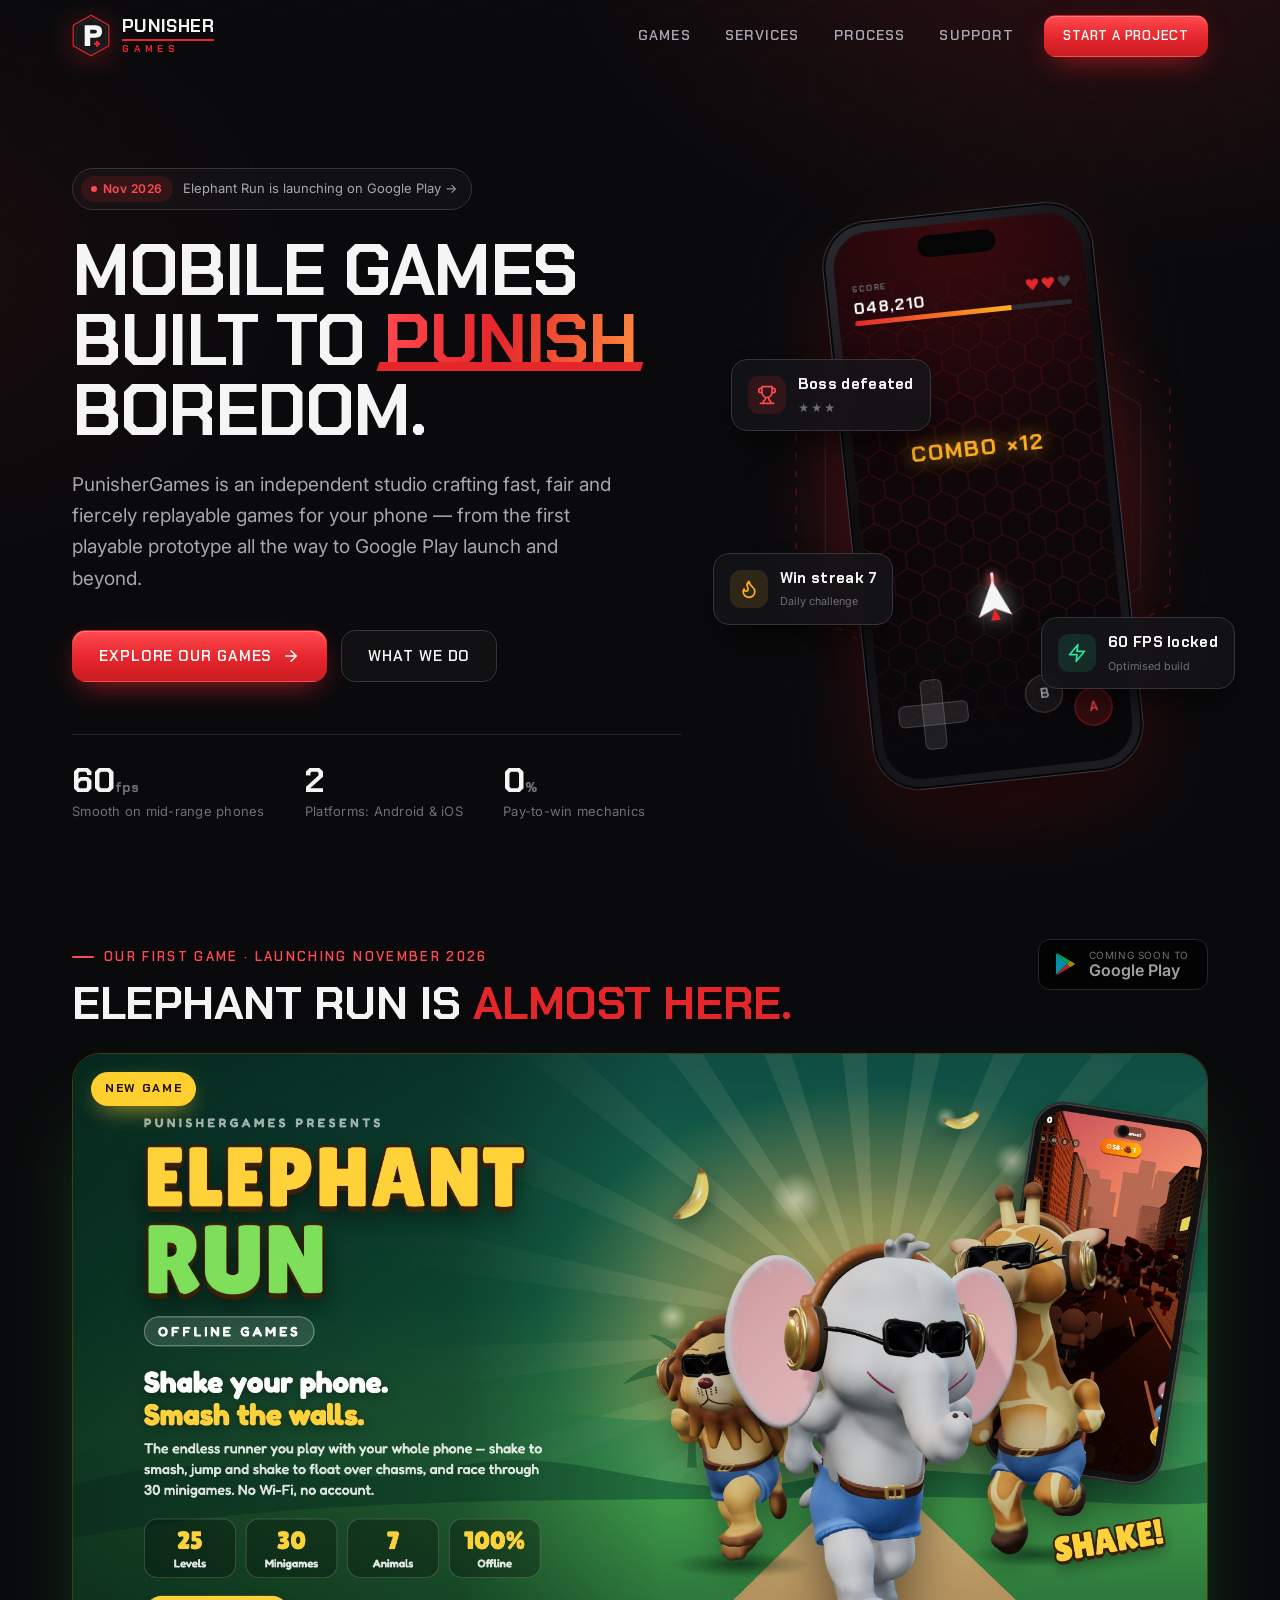
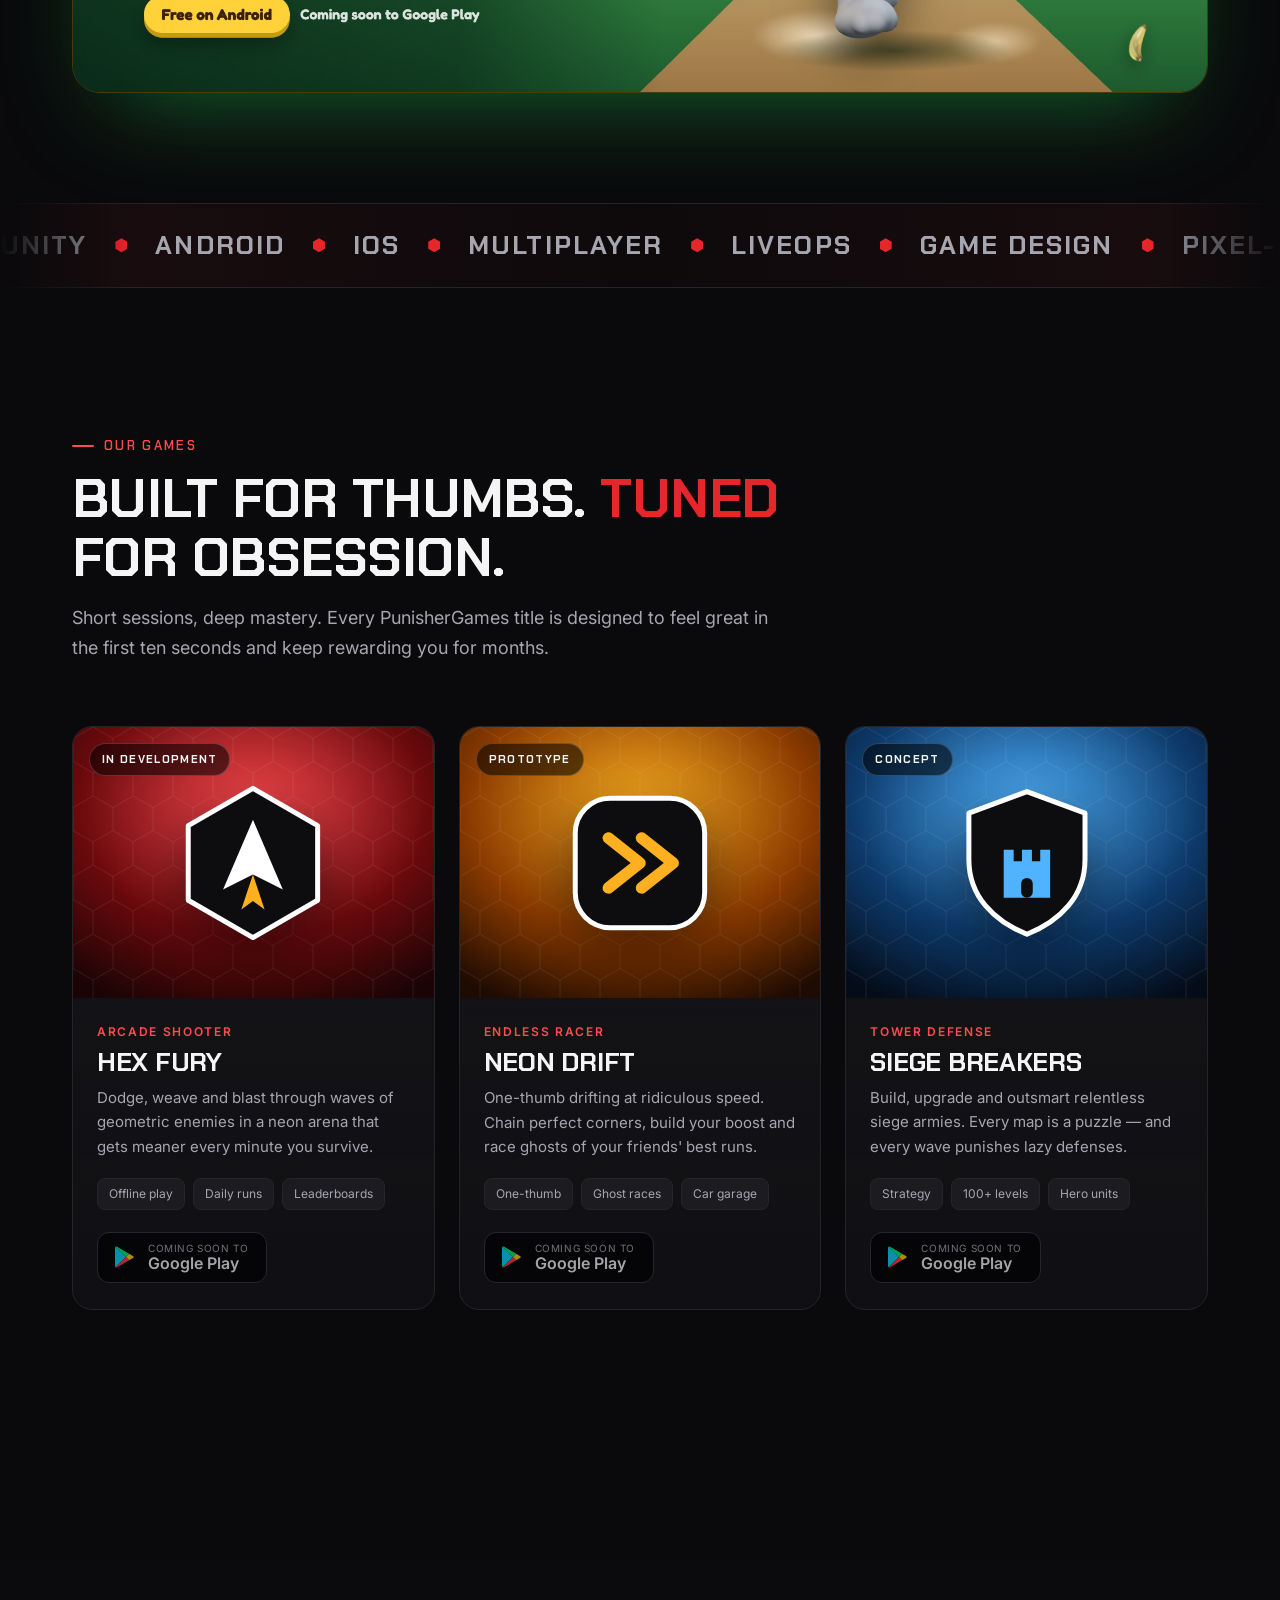
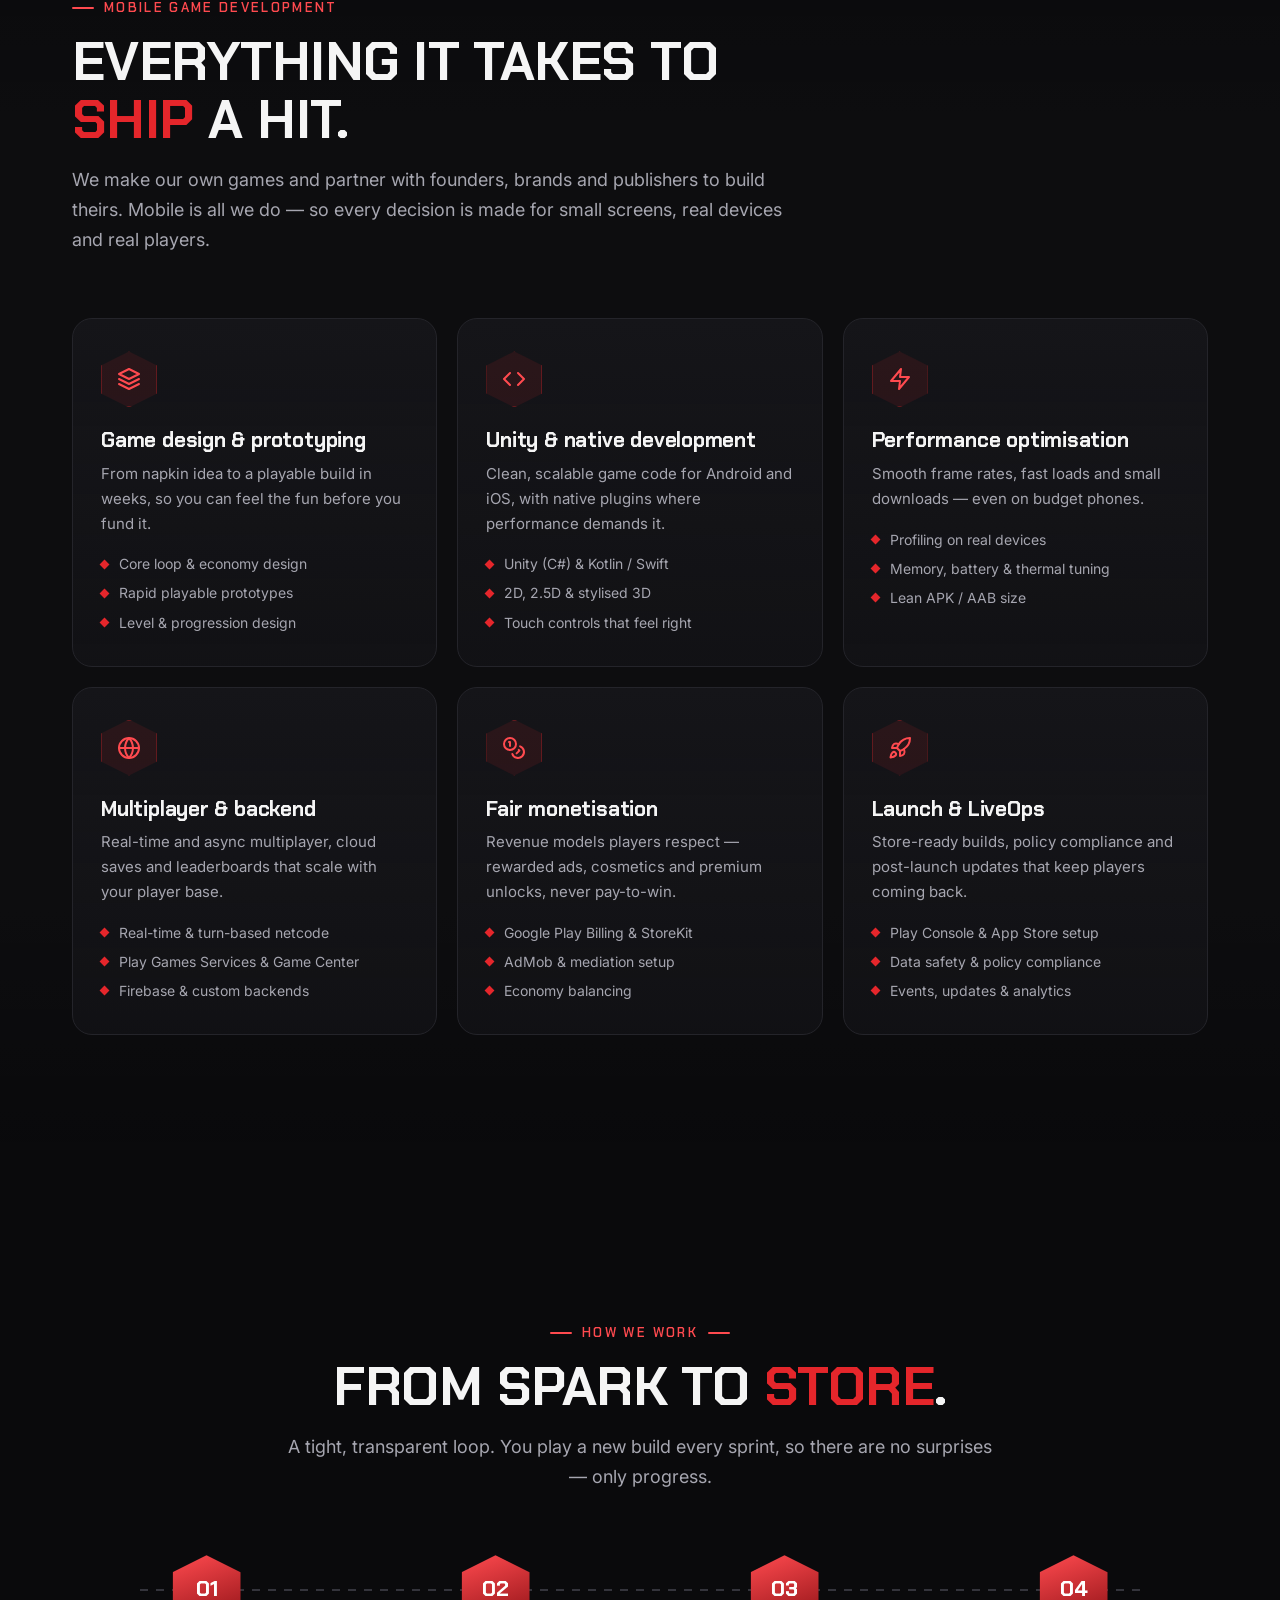
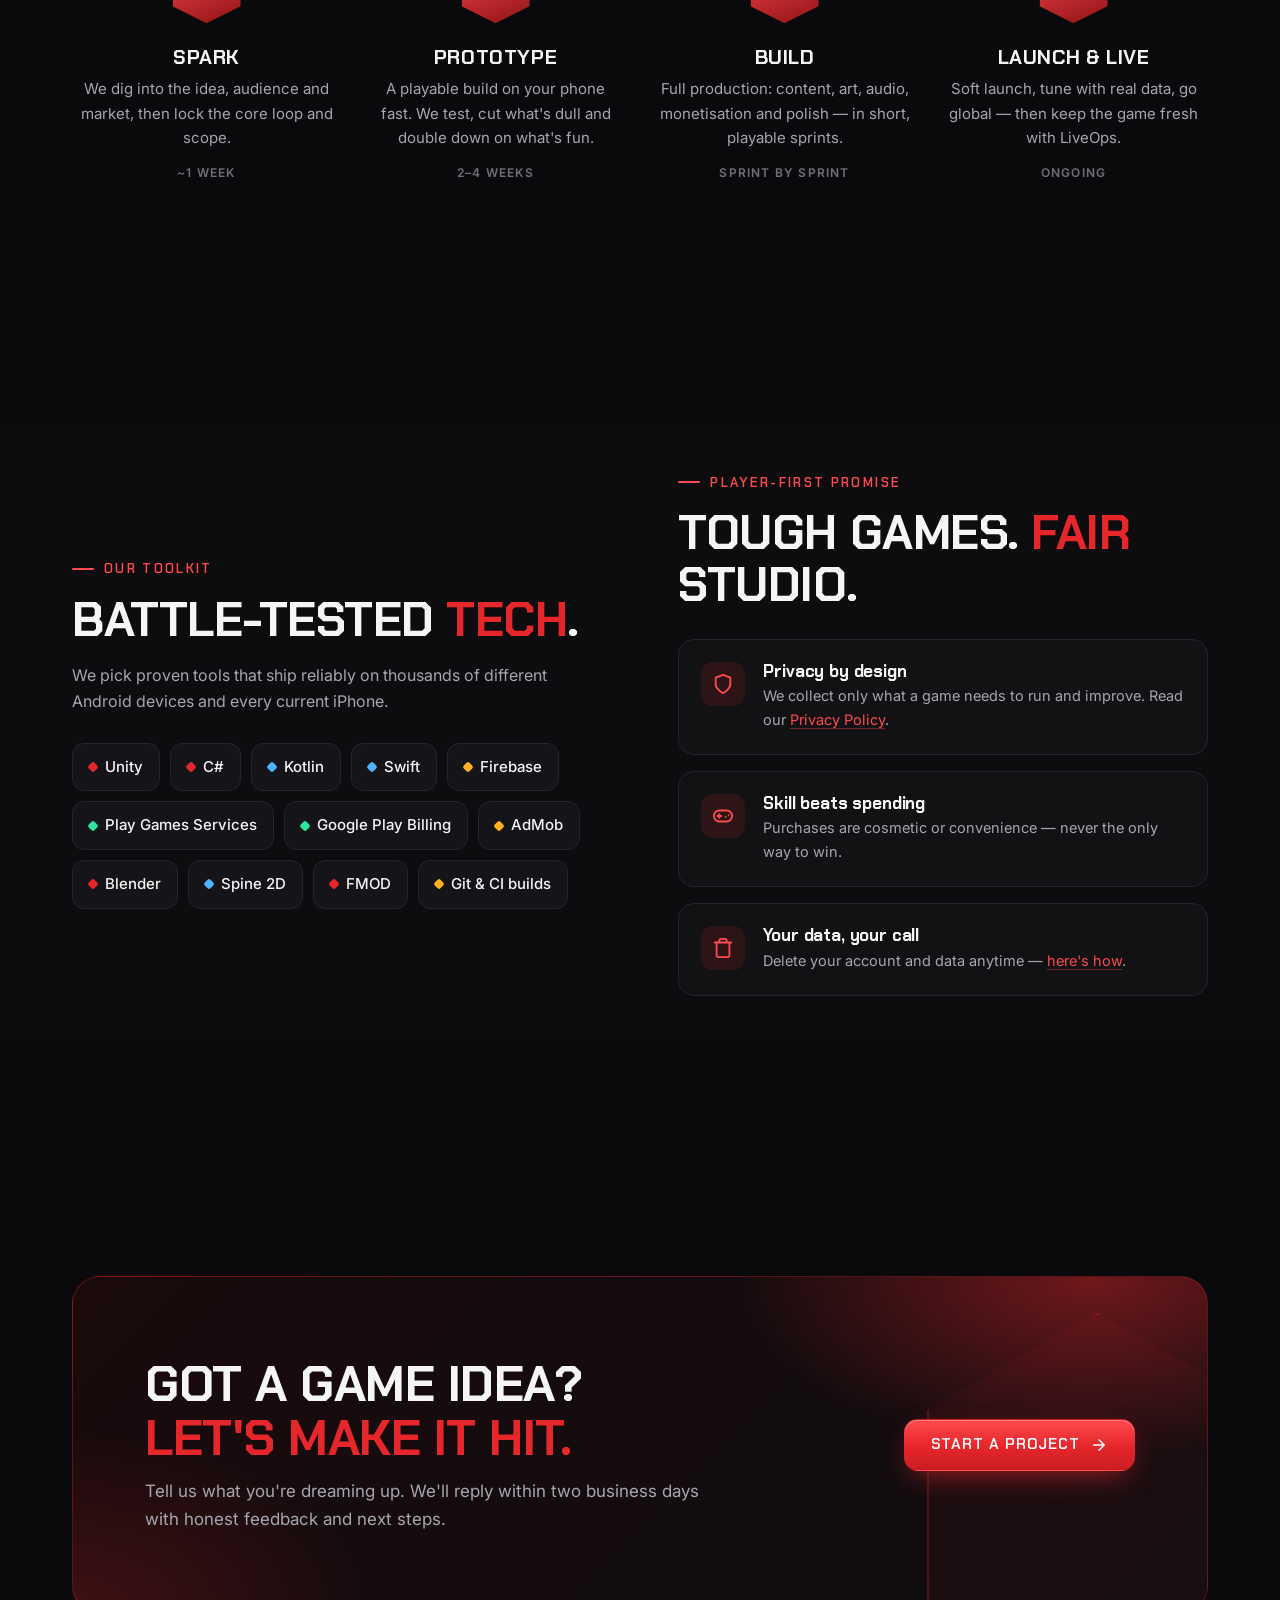
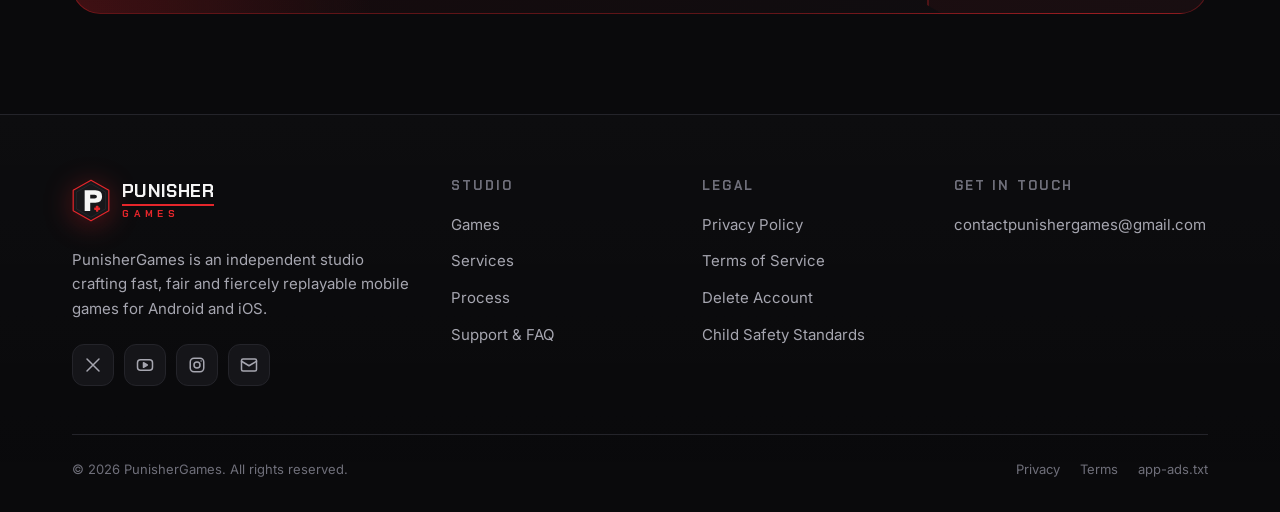
<file: index.html>
<!doctype html>
<html lang="en">
<head>
  <meta charset="utf-8">
  <meta name="viewport" content="width=device-width, initial-scale=1, viewport-fit=cover">
  <title>PunisherGames – Mobile Game Studio | Elephant Run</title>
  <meta name="description" content="PunisherGames (Punisher Games) is an independent mobile game studio for Android & iOS. Our first game, Elephant Run, launches on Google Play in November 2026.">
  <meta name="theme-color" content="#0a0a0c">
  <link rel="icon" href="/favicon.ico" sizes="48x48">
  <link rel="icon" href="assets/img/favicon.svg" type="image/svg+xml">
  <link rel="apple-touch-icon" href="assets/img/apple-touch-icon.png">
  <link rel="manifest" href="site.webmanifest">
  <link rel="canonical" href="https://punishergames.com/">
  <meta name="robots" content="index, follow, max-image-preview:large">
  <meta property="og:type" content="website">
  <meta property="og:site_name" content="PunisherGames">
  <meta property="og:title" content="PunisherGames – Mobile Game Studio | Elephant Run">
  <meta property="og:description" content="PunisherGames (Punisher Games) is an independent mobile game studio for Android & iOS. Our first game, Elephant Run, launches on Google Play in November 2026.">
  <meta property="og:url" content="https://punishergames.com/">
  <meta property="og:image" content="https://punishergames.com/assets/img/og-image.png">
  <meta property="og:image:width" content="1200">
  <meta property="og:image:height" content="630">
  <meta property="og:image:alt" content="PunisherGames – mobile games built to punish boredom. Elephant Run, coming November 2026.">
  <meta name="twitter:card" content="summary_large_image">
  <meta name="twitter:title" content="PunisherGames – Mobile Game Studio | Elephant Run">
  <meta name="twitter:description" content="PunisherGames (Punisher Games) is an independent mobile game studio for Android & iOS. Our first game, Elephant Run, launches on Google Play in November 2026.">
  <meta name="twitter:image" content="https://punishergames.com/assets/img/og-image.png">
  <link rel="preconnect" href="https://fonts.googleapis.com">
  <link rel="preconnect" href="https://fonts.gstatic.com" crossorigin>
  <link href="https://fonts.googleapis.com/css2?family=Chakra+Petch:wght@500;600;700&family=Inter:wght@400;500;600&display=swap" rel="stylesheet">
  <link rel="stylesheet" href="assets/css/style.css">
  <script>document.documentElement.classList.add("js")</script>
  <script type="application/ld+json">
{
  "@context": "https://schema.org",
  "@graph": [
    {
      "@type": "WebSite",
      "@id": "https://punishergames.com/#website",
      "url": "https://punishergames.com/",
      "name": "PunisherGames",
      "alternateName": [
        "Punisher Games",
        "punishergames.com"
      ],
      "publisher": {
        "@id": "https://punishergames.com/#organization"
      }
    },
    {
      "@type": "Organization",
      "@id": "https://punishergames.com/#organization",
      "name": "PunisherGames",
      "alternateName": "Punisher Games",
      "url": "https://punishergames.com/",
      "logo": {
        "@type": "ImageObject",
        "url": "https://punishergames.com/assets/img/logo-512.png",
        "width": 512,
        "height": 512
      },
      "image": "https://punishergames.com/assets/img/og-image.png",
      "description": "Independent mobile game studio making games for Android and iOS.",
      "email": "contactpunishergames@gmail.com",
      "contactPoint": {
        "@type": "ContactPoint",
        "contactType": "customer support",
        "email": "contactpunishergames@gmail.com",
        "url": "https://punishergames.com/contact.html"
      }
    }
  ]
}
  </script>
</head>
<body>
  <a class="skip-link" href="#main">Skip to content</a>

  <header class="site-header">
    <div class="container header-inner">
      <a class="brand" href="index.html" aria-label="PunisherGames home">
        <img class="brand-mark" src="assets/img/favicon.svg" alt="" width="38" height="44">
        <span class="brand-word"><b>PUNISHER</b><span>GAMES</span></span>
      </a>
      <button class="menu-toggle" type="button" aria-label="Menu" aria-expanded="false" aria-controls="site-nav"><span></span></button>
      <nav class="nav" id="site-nav" aria-label="Main">
        <a href="#games">Games</a>
        <a href="#services">Services</a>
        <a href="#process">Process</a>
        <a href="contact.html">Support</a>
        <a class="btn btn-primary btn-sm" href="contact.html#write">Start a project</a>
      </nav>
    </div>
  </header>

  <main id="main">

    <!-- ============ HERO ============ -->
    <section class="hero">
      <div class="container hero-grid">
        <div class="hero-copy">
          <a class="hero-badge reveal" href="#elephant-run"><span class="dot">Nov 2026</span> Elephant Run is launching on Google Play →</a>
          <h1 class="reveal" style="--d:.08s">
            <span class="line">Mobile games</span>
            <span class="line">built to <span class="strike text-gradient">punish</span></span>
            <span class="line">boredom.</span>
          </h1>
          <p class="hero-lead reveal" style="--d:.16s">
            PunisherGames is an independent studio crafting fast, fair and fiercely replayable games
            for your phone — from the first playable prototype all the way to Google Play launch and beyond.
          </p>
          <div class="hero-actions reveal" style="--d:.24s">
            <a class="btn btn-primary" href="#games">
              Explore our games
              <svg viewBox="0 0 24 24" fill="none" stroke="currentColor" stroke-width="2" stroke-linecap="round" stroke-linejoin="round" aria-hidden="true"><path d="M5 12h14M12 5l7 7-7 7"/></svg>
            </a>
            <a class="btn btn-ghost" href="#services">What we do</a>
          </div>
          <div class="hero-stats reveal" style="--d:.32s">
            <div><strong>60<span class="text-red">fps</span></strong><span>Smooth on mid-range phones</span></div>
            <div><strong>2</strong><span>Platforms: Android &amp; iOS</span></div>
            <div><strong>0<span class="text-red">%</span></strong><span>Pay-to-win mechanics</span></div>
          </div>
        </div>

        <div class="hero-visual" aria-hidden="true">
          <svg class="hex-ring" viewBox="0 0 200 200"><polygon points="100,4 183,52 183,148 100,196 17,148 17,52" fill="none" stroke="#e5262b" stroke-opacity=".6" stroke-width=".6" stroke-dasharray="3 5"/></svg>
          <svg class="hex-ring r2" viewBox="0 0 200 200"><polygon points="100,4 183,52 183,148 100,196 17,148 17,52" fill="none" stroke="#ffffff" stroke-opacity=".25" stroke-width=".6"/></svg>

          <div class="phone">
            <div class="screen">
              <div class="screen-grid"></div>
              <div class="hud">
                <div class="score"><small>SCORE</small><b>048,210</b></div>
                <div class="hearts"><i></i><i></i><i class="off"></i></div>
              </div>
              <div class="hp"></div>
              <span class="enemy e1"></span>
              <span class="enemy e2"></span>
              <span class="enemy e3"></span>
              <span class="enemy e4"></span>
              <div class="combo">COMBO ×12</div>
              <div class="player">
                <span class="bullet"></span><span class="bullet b2"></span>
                <svg viewBox="0 0 34 40"><path d="M17 0 34 36 17 28 0 36z" fill="#f5f5f5"/><path d="M17 28 22 40H12z" fill="#e5262b"/></svg>
              </div>
              <div class="controls">
                <div class="dpad"></div>
                <div class="abtns"><i>B</i><i>A</i></div>
              </div>
            </div>
          </div>

          <div class="float-card fc1">
            <span class="ic"><svg viewBox="0 0 24 24" fill="none" stroke="currentColor" stroke-width="2" stroke-linecap="round" stroke-linejoin="round"><path d="M6 9H4.5a2.5 2.5 0 0 1 0-5H6M18 9h1.5a2.5 2.5 0 0 0 0-5H18M4 22h16M10 14.66V17c0 .55-.47.98-.97 1.21C7.85 18.75 7 20.24 7 22M14 14.66V17c0 .55.47.98.97 1.21C16.15 18.75 17 20.24 17 22M18 2H6v7a6 6 0 0 0 12 0V2z"/></svg></span>
            <div><b>Boss defeated</b><small class="stars">★★★</small></div>
          </div>
          <div class="float-card fc2">
            <span class="ic"><svg viewBox="0 0 24 24" fill="none" stroke="currentColor" stroke-width="2" stroke-linecap="round" stroke-linejoin="round"><path d="M13 2 3 14h9l-1 8 10-12h-9l1-8z"/></svg></span>
            <div><b>60 FPS locked</b><small>Optimised build</small></div>
          </div>
          <div class="float-card fc3">
            <span class="ic"><svg viewBox="0 0 24 24" fill="none" stroke="currentColor" stroke-width="2" stroke-linecap="round" stroke-linejoin="round"><path d="M8.5 14.5A2.5 2.5 0 0 0 11 12c0-1.38-.5-2-1-3-1.07-2.14-.22-4.05 2-6 .5 2.5 2 4.9 4 6.5 2 1.6 3 3.5 3 5.5a7 7 0 1 1-14 0c0-1.15.43-2.29 1-3a2.5 2.5 0 0 0 2.5 2.5z"/></svg></span>
            <div><b>Win streak 7</b><small>Daily challenge</small></div>
          </div>
        </div>
      </div>
    </section>

    <!-- ============ LAUNCH BANNER ============ -->
    <!-- At launch: point the two Play links below to
         https://play.google.com/store/apps/details?id=com.punishergames.elephantrun
         and remove aria-disabled / change the "Coming soon" wording. -->
    <section class="launch" id="elephant-run">
      <div class="container">
        <div class="launch-bar reveal">
          <div>
            <span class="eyebrow">Our first game · Launching November 2026</span>
            <h2>Elephant Run is <span class="text-red">almost here.</span></h2>
          </div>
          <a class="play-btn" href="#" aria-disabled="true" role="link">
            <svg viewBox="0 0 24 24" aria-hidden="true"><path d="M3.6 1.8 13.8 12 3.6 22.2A1.4 1.4 0 0 1 3 21V3c0-.5.2-.9.6-1.2z" fill="#00d7fe"/><path d="M17.1 8.7 13.8 12l3.3 3.3 3.8-2.2c1.1-.6 1.1-1.6 0-2.2z" fill="#ffce00"/><path d="M17.1 15.3 13.8 12 3.6 22.2c.4.3 1 .3 1.6 0z" fill="#ff3a44"/><path d="M17.1 8.7 5.2 1.8c-.6-.3-1.2-.3-1.6 0L13.8 12z" fill="#00f076"/></svg>
            <span><small>Coming soon to</small><b>Google Play</b></span>
          </a>
        </div>

        <figure class="launch-banner reveal" style="--d:.08s">
          <span class="launch-ribbon">New game</span>
          <img src="assets/img/elephant-run-hero.jpg" width="1920" height="1080" loading="lazy" decoding="async"
               alt="Elephant Run: Offline Games by PunisherGames. Shake your phone, smash the walls. An endless runner with 25 levels, 30 minigames, 7 animals and 100% offline play. Free on Android, coming soon to Google Play.">
        </figure>

        <div class="launch-mobile">
          <p class="launch-tagline">Shake your phone. <span>Smash the walls.</span></p>
          <p>The endless runner you play with your whole phone: shake to smash, jump and shake to float over chasms, and race through 30 minigames. No Wi-Fi, no account.</p>
          <div class="launch-stats">
            <div><b>25</b><span>Levels</span></div>
            <div><b>30</b><span>Minigames</span></div>
            <div><b>7</b><span>Animals</span></div>
            <div><b>100%</b><span>Offline</span></div>
          </div>
        </div>
      </div>
    </section>

    <!-- ============ MARQUEE ============ -->
    <div class="marquee" aria-hidden="true">
      <div class="marquee-track">
        <span>Unity</span><span>Android</span><span>iOS</span><span>Multiplayer</span><span>LiveOps</span><span>Game design</span><span>Pixel-perfect UI</span><span>Google Play</span>
        <span>Unity</span><span>Android</span><span>iOS</span><span>Multiplayer</span><span>LiveOps</span><span>Game design</span><span>Pixel-perfect UI</span><span>Google Play</span>
      </div>
    </div>

    <!-- ============ GAMES ============ -->
    <!-- Replace these three cards with your real titles, artwork and Google Play links. -->
    <section class="section" id="games">
      <div class="container">
        <div class="section-head reveal">
          <span class="eyebrow">Our games</span>
          <h2>Built for thumbs. <span class="text-red">Tuned</span> for obsession.</h2>
          <p>Short sessions, deep mastery. Every PunisherGames title is designed to feel great in the first ten seconds and keep rewarding you for months.</p>
        </div>

        <div class="games-grid">
          <article class="card game-card reveal">
            <div class="game-art art-fury">
              <span class="game-status">In development</span>
              <svg class="emblem" viewBox="0 0 200 200" aria-hidden="true"><polygon points="100,10 178,55 178,145 100,190 22,145 22,55" fill="#0d0d10" stroke="#fff" stroke-width="6" stroke-linejoin="round"/><path d="M100 48 136 132 100 114 64 132z" fill="#fff"/><path d="M100 114 114 156 100 146 86 156z" fill="#ffb020"/></svg>
            </div>
            <div class="game-body">
              <span class="game-genre">Arcade shooter</span>
              <h3>Hex Fury</h3>
              <p>Dodge, weave and blast through waves of geometric enemies in a neon arena that gets meaner every minute you survive.</p>
              <div class="game-tags"><span class="tag">Offline play</span><span class="tag">Daily runs</span><span class="tag">Leaderboards</span></div>
              <a class="play-btn" href="#" aria-disabled="true" role="link">
                <svg viewBox="0 0 24 24" aria-hidden="true"><path d="M3.6 1.8 13.8 12 3.6 22.2A1.4 1.4 0 0 1 3 21V3c0-.5.2-.9.6-1.2z" fill="#00d7fe"/><path d="M17.1 8.7 13.8 12l3.3 3.3 3.8-2.2c1.1-.6 1.1-1.6 0-2.2z" fill="#ffce00"/><path d="M17.1 15.3 13.8 12 3.6 22.2c.4.3 1 .3 1.6 0z" fill="#ff3a44"/><path d="M17.1 8.7 5.2 1.8c-.6-.3-1.2-.3-1.6 0L13.8 12z" fill="#00f076"/></svg>
                <span><small>Coming soon to</small><b>Google Play</b></span>
              </a>
            </div>
          </article>

          <article class="card game-card reveal" style="--d:.1s">
            <div class="game-art art-drift">
              <span class="game-status">Prototype</span>
              <svg class="emblem" viewBox="0 0 200 200" aria-hidden="true"><rect x="22" y="22" width="156" height="156" rx="42" fill="#0d0d10" stroke="#fff" stroke-width="6"/><path d="M62 70l38 30-38 30M102 70l38 30-38 30" stroke="#ffb020" stroke-width="14" fill="none" stroke-linecap="round" stroke-linejoin="round"/></svg>
            </div>
            <div class="game-body">
              <span class="game-genre">Endless racer</span>
              <h3>Neon Drift</h3>
              <p>One-thumb drifting at ridiculous speed. Chain perfect corners, build your boost and race ghosts of your friends' best runs.</p>
              <div class="game-tags"><span class="tag">One-thumb</span><span class="tag">Ghost races</span><span class="tag">Car garage</span></div>
              <a class="play-btn" href="#" aria-disabled="true" role="link">
                <svg viewBox="0 0 24 24" aria-hidden="true"><path d="M3.6 1.8 13.8 12 3.6 22.2A1.4 1.4 0 0 1 3 21V3c0-.5.2-.9.6-1.2z" fill="#00d7fe"/><path d="M17.1 8.7 13.8 12l3.3 3.3 3.8-2.2c1.1-.6 1.1-1.6 0-2.2z" fill="#ffce00"/><path d="M17.1 15.3 13.8 12 3.6 22.2c.4.3 1 .3 1.6 0z" fill="#ff3a44"/><path d="M17.1 8.7 5.2 1.8c-.6-.3-1.2-.3-1.6 0L13.8 12z" fill="#00f076"/></svg>
                <span><small>Coming soon to</small><b>Google Play</b></span>
              </a>
            </div>
          </article>

          <article class="card game-card reveal" style="--d:.2s">
            <div class="game-art art-siege">
              <span class="game-status">Concept</span>
              <svg class="emblem" viewBox="0 0 200 200" aria-hidden="true"><path d="M100 14 170 40v56c0 44-30 74-70 90-40-16-70-46-70-90V40z" fill="#0d0d10" stroke="#fff" stroke-width="6" stroke-linejoin="round"/><path d="M72 142V84h12v14h10V84h12v14h10V84h12v58z" fill="#4fb3ff"/><rect x="93" y="118" width="14" height="24" rx="7" fill="#0d0d10"/></svg>
            </div>
            <div class="game-body">
              <span class="game-genre">Tower defense</span>
              <h3>Siege Breakers</h3>
              <p>Build, upgrade and outsmart relentless siege armies. Every map is a puzzle — and every wave punishes lazy defenses.</p>
              <div class="game-tags"><span class="tag">Strategy</span><span class="tag">100+ levels</span><span class="tag">Hero units</span></div>
              <a class="play-btn" href="#" aria-disabled="true" role="link">
                <svg viewBox="0 0 24 24" aria-hidden="true"><path d="M3.6 1.8 13.8 12 3.6 22.2A1.4 1.4 0 0 1 3 21V3c0-.5.2-.9.6-1.2z" fill="#00d7fe"/><path d="M17.1 8.7 13.8 12l3.3 3.3 3.8-2.2c1.1-.6 1.1-1.6 0-2.2z" fill="#ffce00"/><path d="M17.1 15.3 13.8 12 3.6 22.2c.4.3 1 .3 1.6 0z" fill="#ff3a44"/><path d="M17.1 8.7 5.2 1.8c-.6-.3-1.2-.3-1.6 0L13.8 12z" fill="#00f076"/></svg>
                <span><small>Coming soon to</small><b>Google Play</b></span>
              </a>
            </div>
          </article>
        </div>
      </div>
    </section>

    <!-- ============ SERVICES ============ -->
    <section class="section alt" id="services">
      <div class="container">
        <div class="section-head reveal">
          <span class="eyebrow">Mobile game development</span>
          <h2>Everything it takes to <span class="text-red">ship</span> a hit.</h2>
          <p>We make our own games and partner with founders, brands and publishers to build theirs. Mobile is all we do — so every decision is made for small screens, real devices and real players.</p>
        </div>

        <div class="services-grid">
          <article class="card service reveal">
            <div class="service-icon"><svg viewBox="0 0 24 24" fill="none" stroke="currentColor" stroke-width="2" stroke-linecap="round" stroke-linejoin="round" aria-hidden="true"><path d="m12 2 10 5-10 5L2 7l10-5z"/><path d="m2 17 10 5 10-5M2 12l10 5 10-5"/></svg></div>
            <h3>Game design &amp; prototyping</h3>
            <p>From napkin idea to a playable build in weeks, so you can feel the fun before you fund it.</p>
            <ul><li>Core loop &amp; economy design</li><li>Rapid playable prototypes</li><li>Level &amp; progression design</li></ul>
          </article>
          <article class="card service reveal" style="--d:.08s">
            <div class="service-icon"><svg viewBox="0 0 24 24" fill="none" stroke="currentColor" stroke-width="2" stroke-linecap="round" stroke-linejoin="round" aria-hidden="true"><path d="m16 18 6-6-6-6M8 6l-6 6 6 6"/></svg></div>
            <h3>Unity &amp; native development</h3>
            <p>Clean, scalable game code for Android and iOS, with native plugins where performance demands it.</p>
            <ul><li>Unity (C#) &amp; Kotlin / Swift</li><li>2D, 2.5D &amp; stylised 3D</li><li>Touch controls that feel right</li></ul>
          </article>
          <article class="card service reveal" style="--d:.16s">
            <div class="service-icon"><svg viewBox="0 0 24 24" fill="none" stroke="currentColor" stroke-width="2" stroke-linecap="round" stroke-linejoin="round" aria-hidden="true"><path d="M13 2 3 14h9l-1 8 10-12h-9l1-8z"/></svg></div>
            <h3>Performance optimisation</h3>
            <p>Smooth frame rates, fast loads and small downloads — even on budget phones.</p>
            <ul><li>Profiling on real devices</li><li>Memory, battery &amp; thermal tuning</li><li>Lean APK / AAB size</li></ul>
          </article>
          <article class="card service reveal">
            <div class="service-icon"><svg viewBox="0 0 24 24" fill="none" stroke="currentColor" stroke-width="2" stroke-linecap="round" stroke-linejoin="round" aria-hidden="true"><circle cx="12" cy="12" r="10"/><path d="M2 12h20M12 2a15.3 15.3 0 0 1 4 10 15.3 15.3 0 0 1-4 10 15.3 15.3 0 0 1-4-10 15.3 15.3 0 0 1 4-10z"/></svg></div>
            <h3>Multiplayer &amp; backend</h3>
            <p>Real-time and async multiplayer, cloud saves and leaderboards that scale with your player base.</p>
            <ul><li>Real-time &amp; turn-based netcode</li><li>Play Games Services &amp; Game Center</li><li>Firebase &amp; custom backends</li></ul>
          </article>
          <article class="card service reveal" style="--d:.08s">
            <div class="service-icon"><svg viewBox="0 0 24 24" fill="none" stroke="currentColor" stroke-width="2" stroke-linecap="round" stroke-linejoin="round" aria-hidden="true"><circle cx="8" cy="8" r="6"/><path d="M18.09 10.37A6 6 0 1 1 10.34 18M7 6h1v4M16.71 13.88l.7.71-2.82 2.82"/></svg></div>
            <h3>Fair monetisation</h3>
            <p>Revenue models players respect — rewarded ads, cosmetics and premium unlocks, never pay-to-win.</p>
            <ul><li>Google Play Billing &amp; StoreKit</li><li>AdMob &amp; mediation setup</li><li>Economy balancing</li></ul>
          </article>
          <article class="card service reveal" style="--d:.16s">
            <div class="service-icon"><svg viewBox="0 0 24 24" fill="none" stroke="currentColor" stroke-width="2" stroke-linecap="round" stroke-linejoin="round" aria-hidden="true"><path d="M4.5 16.5c-1.5 1.26-2 5-2 5s3.74-.5 5-2c.71-.84.7-2.13-.09-2.91a2.18 2.18 0 0 0-2.91-.09zM12 15l-3-3a22 22 0 0 1 2-3.95A12.88 12.88 0 0 1 22 2c0 2.72-.78 7.5-6 11a22.35 22.35 0 0 1-4 2z"/><path d="M9 12H4s.55-3.03 2-4c1.62-1.08 5 0 5 0M12 15v5s3.03-.55 4-2c1.08-1.62 0-5 0-5"/></svg></div>
            <h3>Launch &amp; LiveOps</h3>
            <p>Store-ready builds, policy compliance and post-launch updates that keep players coming back.</p>
            <ul><li>Play Console &amp; App Store setup</li><li>Data safety &amp; policy compliance</li><li>Events, updates &amp; analytics</li></ul>
          </article>
        </div>
      </div>
    </section>

    <!-- ============ PROCESS ============ -->
    <section class="section" id="process">
      <div class="container">
        <div class="section-head center reveal">
          <span class="eyebrow">How we work</span>
          <h2>From spark to <span class="text-red">store</span>.</h2>
          <p>A tight, transparent loop. You play a new build every sprint, so there are no surprises — only progress.</p>
        </div>
        <div class="process">
          <div class="step reveal">
            <div class="step-num">01</div>
            <h3>Spark</h3>
            <p>We dig into the idea, audience and market, then lock the core loop and scope.</p>
            <span class="dur">~1 week</span>
          </div>
          <div class="step reveal" style="--d:.1s">
            <div class="step-num">02</div>
            <h3>Prototype</h3>
            <p>A playable build on your phone fast. We test, cut what's dull and double down on what's fun.</p>
            <span class="dur">2–4 weeks</span>
          </div>
          <div class="step reveal" style="--d:.2s">
            <div class="step-num">03</div>
            <h3>Build</h3>
            <p>Full production: content, art, audio, monetisation and polish — in short, playable sprints.</p>
            <span class="dur">Sprint by sprint</span>
          </div>
          <div class="step reveal" style="--d:.3s">
            <div class="step-num">04</div>
            <h3>Launch &amp; live</h3>
            <p>Soft launch, tune with real data, go global — then keep the game fresh with LiveOps.</p>
            <span class="dur">Ongoing</span>
          </div>
        </div>
      </div>
    </section>

    <!-- ============ TECH + PROMISE ============ -->
    <section class="section alt">
      <div class="container split">
        <div class="reveal">
          <span class="eyebrow">Our toolkit</span>
          <h2 style="font-size:clamp(30px,4.4vw,48px);text-transform:uppercase;margin:14px 0 16px">Battle-tested <span class="text-red">tech</span>.</h2>
          <p style="color:var(--muted);margin-bottom:28px;max-width:520px">We pick proven tools that ship reliably on thousands of different Android devices and every current iPhone.</p>
          <div class="tech-cloud">
            <span class="chip"><i></i>Unity</span>
            <span class="chip"><i></i>C#</span>
            <span class="chip steel"><i></i>Kotlin</span>
            <span class="chip steel"><i></i>Swift</span>
            <span class="chip amber"><i></i>Firebase</span>
            <span class="chip green"><i></i>Play Games Services</span>
            <span class="chip green"><i></i>Google Play Billing</span>
            <span class="chip amber"><i></i>AdMob</span>
            <span class="chip"><i></i>Blender</span>
            <span class="chip steel"><i></i>Spine 2D</span>
            <span class="chip"><i></i>FMOD</span>
            <span class="chip amber"><i></i>Git &amp; CI builds</span>
          </div>
        </div>

        <div class="reveal" style="--d:.1s">
          <span class="eyebrow">Player-first promise</span>
          <h2 style="font-size:clamp(30px,4.4vw,48px);text-transform:uppercase;margin:14px 0 28px">Tough games. <span class="text-red">Fair</span> studio.</h2>
          <div class="promise-list">
            <div class="promise">
              <span class="p-ic"><svg viewBox="0 0 24 24" fill="none" stroke="currentColor" stroke-width="2" stroke-linecap="round" stroke-linejoin="round" aria-hidden="true"><path d="M12 22s8-4 8-10V5l-8-3-8 3v7c0 6 8 10 8 10z"/></svg></span>
              <div><h4>Privacy by design</h4><p>We collect only what a game needs to run and improve. Read our <a href="privacy-policy.html">Privacy Policy</a>.</p></div>
            </div>
            <div class="promise">
              <span class="p-ic"><svg viewBox="0 0 24 24" fill="none" stroke="currentColor" stroke-width="2" stroke-linecap="round" stroke-linejoin="round" aria-hidden="true"><path d="M6 12h4M8 10v4M15 13h.01M18 11h.01"/><rect x="2" y="6" width="20" height="12" rx="6"/></svg></span>
              <div><h4>Skill beats spending</h4><p>Purchases are cosmetic or convenience — never the only way to win.</p></div>
            </div>
            <div class="promise">
              <span class="p-ic"><svg viewBox="0 0 24 24" fill="none" stroke="currentColor" stroke-width="2" stroke-linecap="round" stroke-linejoin="round" aria-hidden="true"><path d="M3 6h18M19 6v14a2 2 0 0 1-2 2H7a2 2 0 0 1-2-2V6M8 6V4a2 2 0 0 1 2-2h4a2 2 0 0 1 2 2v2"/></svg></span>
              <div><h4>Your data, your call</h4><p>Delete your account and data anytime — <a href="delete-account.html">here's how</a>.</p></div>
            </div>
          </div>
        </div>
      </div>
    </section>

    <!-- ============ CTA ============ -->
    <section class="section" style="padding-bottom:0">
      <div class="container">
        <div class="cta reveal">
          <div>
            <h2>Got a game idea? <br><span class="text-red">Let's make it hit.</span></h2>
            <p>Tell us what you're dreaming up. We'll reply within two business days with honest feedback and next steps.</p>
          </div>
          <a class="btn btn-primary" href="contact.html#write">
            Start a project
            <svg viewBox="0 0 24 24" fill="none" stroke="currentColor" stroke-width="2" stroke-linecap="round" stroke-linejoin="round" aria-hidden="true"><path d="M5 12h14M12 5l7 7-7 7"/></svg>
          </a>
        </div>
      </div>
    </section>

  </main>

  <footer class="site-footer">
    <div class="container">
      <div class="footer-grid">
        <div class="footer-about">
          <a class="brand" href="index.html" aria-label="PunisherGames home">
            <img class="brand-mark" src="assets/img/favicon.svg" alt="" width="38" height="44">
            <span class="brand-word"><b>PUNISHER</b><span>GAMES</span></span>
          </a>
          <p>PunisherGames is an independent studio crafting fast, fair and fiercely replayable mobile games for Android and iOS.</p>
          <div class="socials">
            <a href="#" aria-label="PunisherGames on X"><svg viewBox="0 0 24 24" fill="none" stroke="currentColor" stroke-width="2" stroke-linecap="round" aria-hidden="true"><path d="M4 4l16 16M20 4 4 20"/></svg></a>
            <a href="#" aria-label="PunisherGames on YouTube"><svg viewBox="0 0 24 24" fill="none" stroke="currentColor" stroke-width="2" stroke-linejoin="round" aria-hidden="true"><rect x="2" y="5" width="20" height="14" rx="4"/><path d="m10 9 5 3-5 3z" fill="currentColor"/></svg></a>
            <a href="#" aria-label="PunisherGames on Instagram"><svg viewBox="0 0 24 24" fill="none" stroke="currentColor" stroke-width="2" stroke-linecap="round" aria-hidden="true"><rect x="3" y="3" width="18" height="18" rx="5"/><circle cx="12" cy="12" r="4"/><path d="M17.5 6.5h.01"/></svg></a>
            <a href="mailto:contactpunishergames@gmail.com" aria-label="Email PunisherGames"><svg viewBox="0 0 24 24" fill="none" stroke="currentColor" stroke-width="2" stroke-linecap="round" stroke-linejoin="round" aria-hidden="true"><rect x="2" y="4" width="20" height="16" rx="2"/><path d="m22 7-10 6L2 7"/></svg></a>
          </div>
        </div>
        <div class="footer-col">
          <h4>Studio</h4>
          <ul>
            <li><a href="index.html#games">Games</a></li>
            <li><a href="index.html#services">Services</a></li>
            <li><a href="index.html#process">Process</a></li>
            <li><a href="contact.html">Support &amp; FAQ</a></li>
          </ul>
        </div>
        <div class="footer-col">
          <h4>Legal</h4>
          <ul>
            <li><a href="privacy-policy.html">Privacy Policy</a></li>
            <li><a href="terms.html">Terms of Service</a></li>
            <li><a href="delete-account.html">Delete Account</a></li>
            <li><a href="child-safety.html">Child Safety Standards</a></li>
          </ul>
        </div>
        <div class="footer-col">
          <h4>Get in touch</h4>
          <ul>
            <li><a href="mailto:contactpunishergames@gmail.com">contactpunishergames@gmail.com</a></li>
          </ul>
        </div>
      </div>
      <div class="footer-bottom">
        <span>© <span data-year>2026</span> PunisherGames. All rights reserved.</span>
        <nav aria-label="Legal">
          <a href="privacy-policy.html">Privacy</a>
          <a href="terms.html">Terms</a>
          <a href="app-ads.txt">app-ads.txt</a>
        </nav>
      </div>
    </div>
  </footer>

  <script src="assets/js/main.js" defer></script>
</body>
</html>
</file>
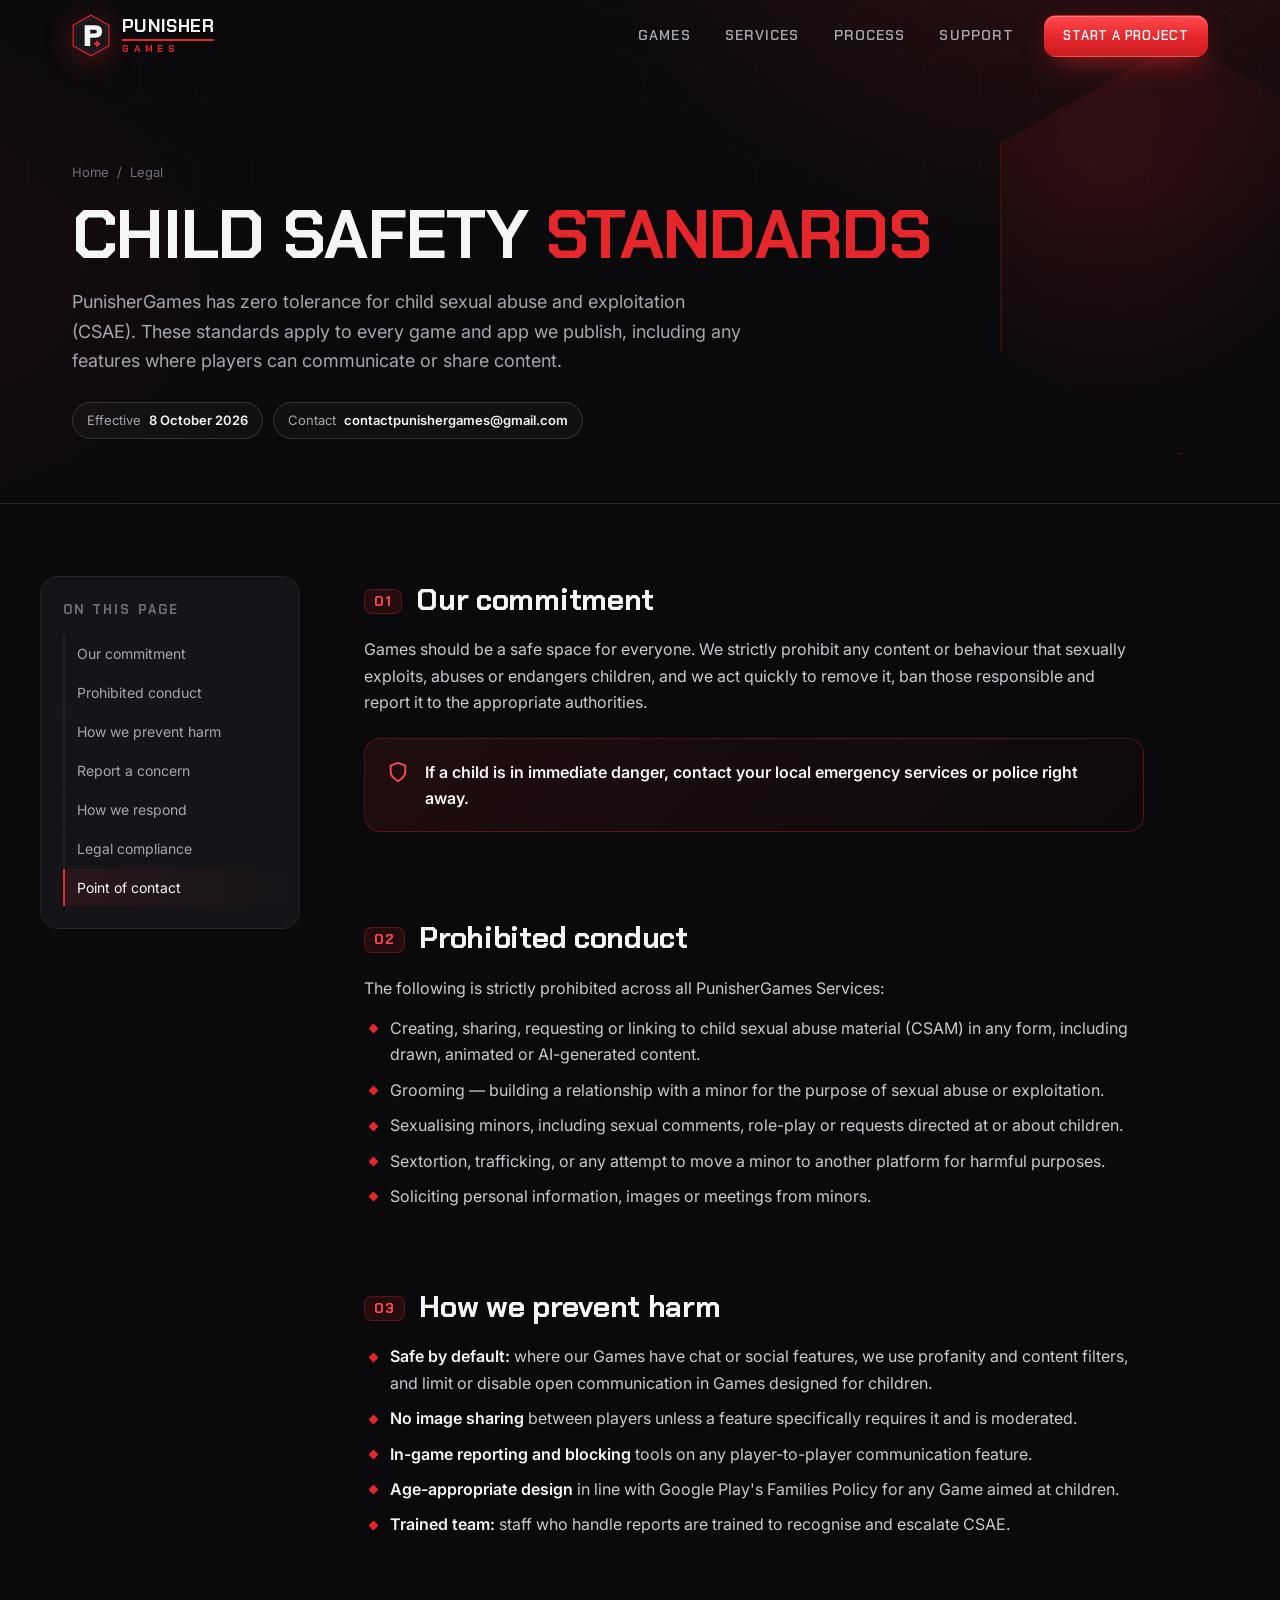
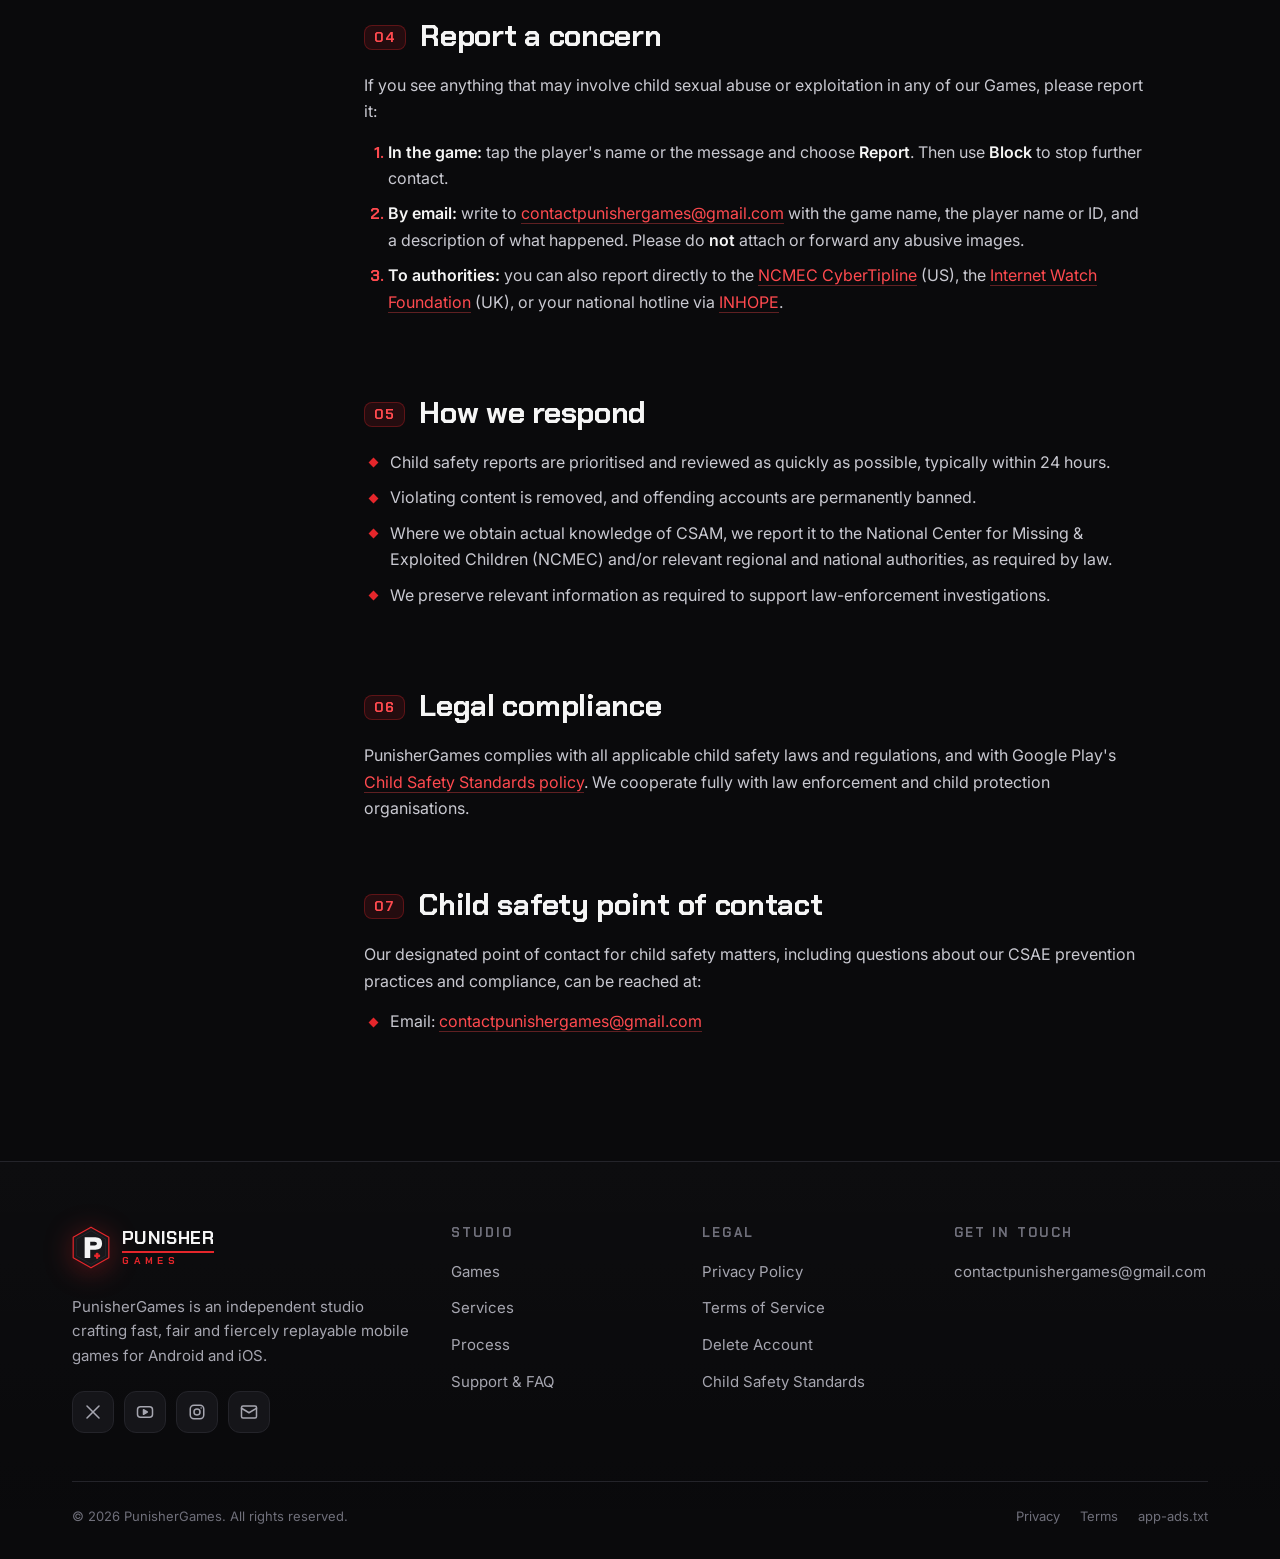
<file: child-safety.html>
<!doctype html>
<html lang="en">
<head>
  <meta charset="utf-8">
  <meta name="viewport" content="width=device-width, initial-scale=1, viewport-fit=cover">
  <title>Child Safety Standards | PunisherGames</title>
  <meta name="description" content="PunisherGames standards against child sexual abuse and exploitation (CSAE), how to report a concern, and our child safety point of contact.">
  <meta name="theme-color" content="#0a0a0c">
  <link rel="icon" href="/favicon.ico" sizes="48x48">
  <link rel="icon" href="assets/img/favicon.svg" type="image/svg+xml">
  <link rel="apple-touch-icon" href="assets/img/apple-touch-icon.png">
  <link rel="manifest" href="site.webmanifest">
  <link rel="canonical" href="https://punishergames.com/child-safety.html">
  <meta name="robots" content="index, follow, max-image-preview:large">
  <meta property="og:type" content="website">
  <meta property="og:site_name" content="PunisherGames">
  <meta property="og:title" content="Child Safety Standards | PunisherGames">
  <meta property="og:description" content="PunisherGames standards against child sexual abuse and exploitation (CSAE), how to report a concern, and our child safety point of contact.">
  <meta property="og:url" content="https://punishergames.com/child-safety.html">
  <meta property="og:image" content="https://punishergames.com/assets/img/og-image.png">
  <meta property="og:image:width" content="1200">
  <meta property="og:image:height" content="630">
  <meta property="og:image:alt" content="PunisherGames – mobile games built to punish boredom. Elephant Run, coming November 2026.">
  <meta name="twitter:card" content="summary_large_image">
  <meta name="twitter:title" content="Child Safety Standards | PunisherGames">
  <meta name="twitter:description" content="PunisherGames standards against child sexual abuse and exploitation (CSAE), how to report a concern, and our child safety point of contact.">
  <meta name="twitter:image" content="https://punishergames.com/assets/img/og-image.png">
  <link rel="preconnect" href="https://fonts.googleapis.com">
  <link rel="preconnect" href="https://fonts.gstatic.com" crossorigin>
  <link href="https://fonts.googleapis.com/css2?family=Chakra+Petch:wght@500;600;700&family=Inter:wght@400;500;600&display=swap" rel="stylesheet">
  <link rel="stylesheet" href="assets/css/style.css">
  <script>document.documentElement.classList.add("js")</script>
</head>
<body>
  <a class="skip-link" href="#main">Skip to content</a>

  <header class="site-header">
    <div class="container header-inner">
      <a class="brand" href="index.html" aria-label="PunisherGames home">
        <img class="brand-mark" src="assets/img/favicon.svg" alt="" width="38" height="44">
        <span class="brand-word"><b>PUNISHER</b><span>GAMES</span></span>
      </a>
      <button class="menu-toggle" type="button" aria-label="Menu" aria-expanded="false" aria-controls="site-nav"><span></span></button>
      <nav class="nav" id="site-nav" aria-label="Main">
        <a href="index.html#games">Games</a>
        <a href="index.html#services">Services</a>
        <a href="index.html#process">Process</a>
        <a href="contact.html">Support</a>
        <a class="btn btn-primary btn-sm" href="contact.html#write">Start a project</a>
      </nav>
    </div>
  </header>

  <main id="main">
    <section class="page-hero">
      <div class="container">
        <nav class="breadcrumb" aria-label="Breadcrumb"><a href="index.html">Home</a><span>/</span><span>Legal</span></nav>
        <h1>Child safety <span class="text-red">standards</span></h1>
        <p>PunisherGames has zero tolerance for child sexual abuse and exploitation (CSAE). These standards apply to every game and app we publish, including any features where players can communicate or share content.</p>
        <div class="meta-row">
          <span class="meta-pill">Effective <b>8 October 2026</b></span>
          <span class="meta-pill">Contact <b>contactpunishergames@gmail.com</b></span>
        </div>
      </div>
    </section>

    <div class="container legal">
      <details class="toc" open>
        <summary>On this page</summary>
        <ol>
          <li><a href="#commitment">Our commitment</a></li>
          <li><a href="#prohibited">Prohibited conduct</a></li>
          <li><a href="#prevention">How we prevent harm</a></li>
          <li><a href="#report">Report a concern</a></li>
          <li><a href="#response">How we respond</a></li>
          <li><a href="#compliance">Legal compliance</a></li>
          <li><a href="#contact">Point of contact</a></li>
        </ol>
      </details>

      <article class="prose">
        <section id="commitment">
          <h2><span class="n">01</span>Our commitment</h2>
          <p>Games should be a safe space for everyone. We strictly prohibit any content or behaviour that sexually exploits, abuses or endangers children, and we act quickly to remove it, ban those responsible and report it to the appropriate authorities.</p>
          <div class="callout">
            <svg viewBox="0 0 24 24" fill="none" stroke="currentColor" stroke-width="2" stroke-linecap="round" stroke-linejoin="round" aria-hidden="true"><path d="M12 22s8-4 8-10V5l-8-3-8 3v7c0 6 8 10 8 10z"/></svg>
            <p><strong>If a child is in immediate danger, contact your local emergency services or police right away.</strong></p>
          </div>
        </section>

        <section id="prohibited">
          <h2><span class="n">02</span>Prohibited conduct</h2>
          <p>The following is strictly prohibited across all PunisherGames Services:</p>
          <ul>
            <li>Creating, sharing, requesting or linking to child sexual abuse material (CSAM) in any form, including drawn, animated or AI-generated content.</li>
            <li>Grooming — building a relationship with a minor for the purpose of sexual abuse or exploitation.</li>
            <li>Sexualising minors, including sexual comments, role-play or requests directed at or about children.</li>
            <li>Sextortion, trafficking, or any attempt to move a minor to another platform for harmful purposes.</li>
            <li>Soliciting personal information, images or meetings from minors.</li>
          </ul>
        </section>

        <section id="prevention">
          <h2><span class="n">03</span>How we prevent harm</h2>
          <ul>
            <li><strong>Safe by default:</strong> where our Games have chat or social features, we use profanity and content filters, and limit or disable open communication in Games designed for children.</li>
            <li><strong>No image sharing</strong> between players unless a feature specifically requires it and is moderated.</li>
            <li><strong>In-game reporting and blocking</strong> tools on any player-to-player communication feature.</li>
            <li><strong>Age-appropriate design</strong> in line with Google Play's Families Policy for any Game aimed at children.</li>
            <li><strong>Trained team:</strong> staff who handle reports are trained to recognise and escalate CSAE.</li>
          </ul>
        </section>

        <section id="report">
          <h2><span class="n">04</span>Report a concern</h2>
          <p>If you see anything that may involve child sexual abuse or exploitation in any of our Games, please report it:</p>
          <ol>
            <li><strong>In the game:</strong> tap the player's name or the message and choose <strong>Report</strong>. Then use <strong>Block</strong> to stop further contact.</li>
            <li><strong>By email:</strong> write to <a href="mailto:contactpunishergames@gmail.com?subject=Child%20safety%20report">contactpunishergames@gmail.com</a> with the game name, the player name or ID, and a description of what happened. Please do <strong>not</strong> attach or forward any abusive images.</li>
            <li><strong>To authorities:</strong> you can also report directly to the <a href="https://report.cybertip.org/" target="_blank" rel="noopener">NCMEC CyberTipline</a> (US), the <a href="https://report.iwf.org.uk/" target="_blank" rel="noopener">Internet Watch Foundation</a> (UK), or your national hotline via <a href="https://www.inhope.org/EN#hotlineReferenceGrid" target="_blank" rel="noopener">INHOPE</a>.</li>
          </ol>
        </section>

        <section id="response">
          <h2><span class="n">05</span>How we respond</h2>
          <ul>
            <li>Child safety reports are prioritised and reviewed as quickly as possible, typically within 24 hours.</li>
            <li>Violating content is removed, and offending accounts are permanently banned.</li>
            <li>Where we obtain actual knowledge of CSAM, we report it to the National Center for Missing &amp; Exploited Children (NCMEC) and/or relevant regional and national authorities, as required by law.</li>
            <li>We preserve relevant information as required to support law-enforcement investigations.</li>
          </ul>
        </section>

        <section id="compliance">
          <h2><span class="n">06</span>Legal compliance</h2>
          <p>PunisherGames complies with all applicable child safety laws and regulations, and with Google Play's <a href="https://support.google.com/googleplay/android-developer/answer/14747720" target="_blank" rel="noopener">Child Safety Standards policy</a>. We cooperate fully with law enforcement and child protection organisations.</p>
        </section>

        <section id="contact">
          <h2><span class="n">07</span>Child safety point of contact</h2>
          <p>Our designated point of contact for child safety matters, including questions about our CSAE prevention practices and compliance, can be reached at:</p>
          <ul>
            <li>Email: <a href="mailto:contactpunishergames@gmail.com">contactpunishergames@gmail.com</a></li>
          </ul>
        </section>
      </article>
    </div>
  </main>

  <footer class="site-footer">
    <div class="container">
      <div class="footer-grid">
        <div class="footer-about">
          <a class="brand" href="index.html" aria-label="PunisherGames home">
            <img class="brand-mark" src="assets/img/favicon.svg" alt="" width="38" height="44">
            <span class="brand-word"><b>PUNISHER</b><span>GAMES</span></span>
          </a>
          <p>PunisherGames is an independent studio crafting fast, fair and fiercely replayable mobile games for Android and iOS.</p>
          <div class="socials">
            <a href="#" aria-label="PunisherGames on X"><svg viewBox="0 0 24 24" fill="none" stroke="currentColor" stroke-width="2" stroke-linecap="round" aria-hidden="true"><path d="M4 4l16 16M20 4 4 20"/></svg></a>
            <a href="#" aria-label="PunisherGames on YouTube"><svg viewBox="0 0 24 24" fill="none" stroke="currentColor" stroke-width="2" stroke-linejoin="round" aria-hidden="true"><rect x="2" y="5" width="20" height="14" rx="4"/><path d="m10 9 5 3-5 3z" fill="currentColor"/></svg></a>
            <a href="#" aria-label="PunisherGames on Instagram"><svg viewBox="0 0 24 24" fill="none" stroke="currentColor" stroke-width="2" stroke-linecap="round" aria-hidden="true"><rect x="3" y="3" width="18" height="18" rx="5"/><circle cx="12" cy="12" r="4"/><path d="M17.5 6.5h.01"/></svg></a>
            <a href="mailto:contactpunishergames@gmail.com" aria-label="Email PunisherGames"><svg viewBox="0 0 24 24" fill="none" stroke="currentColor" stroke-width="2" stroke-linecap="round" stroke-linejoin="round" aria-hidden="true"><rect x="2" y="4" width="20" height="16" rx="2"/><path d="m22 7-10 6L2 7"/></svg></a>
          </div>
        </div>
        <div class="footer-col">
          <h4>Studio</h4>
          <ul>
            <li><a href="index.html#games">Games</a></li>
            <li><a href="index.html#services">Services</a></li>
            <li><a href="index.html#process">Process</a></li>
            <li><a href="contact.html">Support &amp; FAQ</a></li>
          </ul>
        </div>
        <div class="footer-col">
          <h4>Legal</h4>
          <ul>
            <li><a href="privacy-policy.html">Privacy Policy</a></li>
            <li><a href="terms.html">Terms of Service</a></li>
            <li><a href="delete-account.html">Delete Account</a></li>
            <li><a href="child-safety.html" aria-current="page">Child Safety Standards</a></li>
          </ul>
        </div>
        <div class="footer-col">
          <h4>Get in touch</h4>
          <ul>
            <li><a href="mailto:contactpunishergames@gmail.com">contactpunishergames@gmail.com</a></li>
          </ul>
        </div>
      </div>
      <div class="footer-bottom">
        <span>© <span data-year>2026</span> PunisherGames. All rights reserved.</span>
        <nav aria-label="Legal">
          <a href="privacy-policy.html">Privacy</a>
          <a href="terms.html">Terms</a>
          <a href="app-ads.txt">app-ads.txt</a>
        </nav>
      </div>
    </div>
  </footer>

  <script src="assets/js/main.js" defer></script>
</body>
</html>
</file>
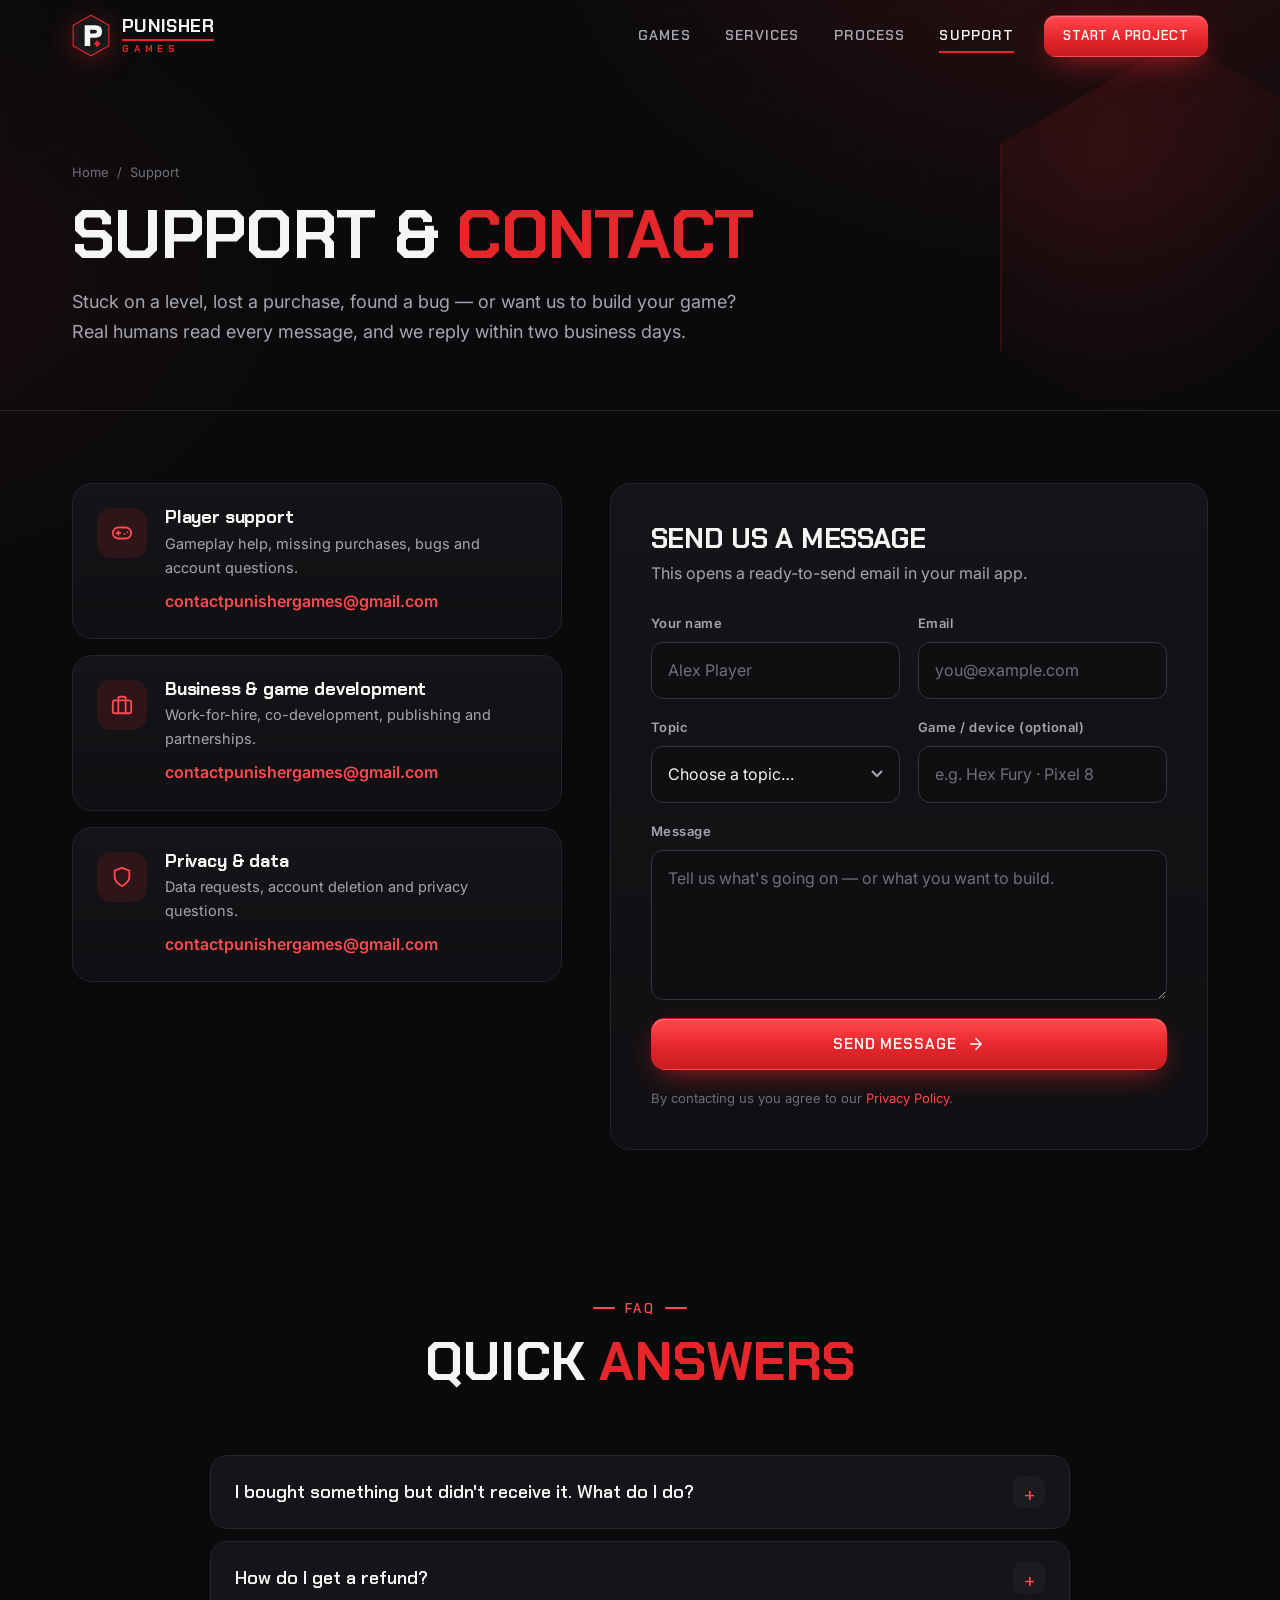
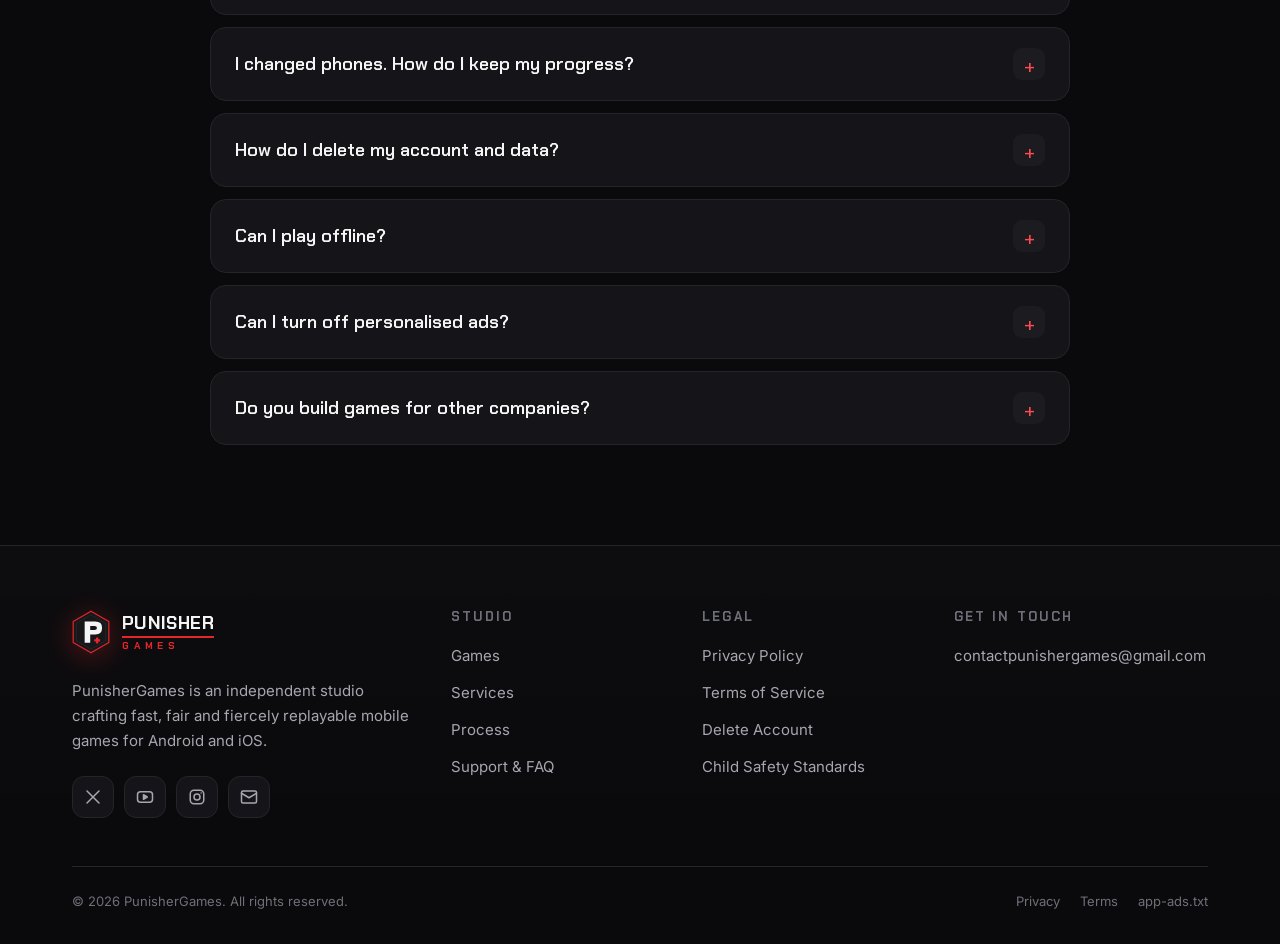
<file: contact.html>
<!doctype html>
<html lang="en">
<head>
  <meta charset="utf-8">
  <meta name="viewport" content="width=device-width, initial-scale=1, viewport-fit=cover">
  <title>Support & Contact | PunisherGames</title>
  <meta name="description" content="Get help with a PunisherGames game, report a bug, request a refund or talk to us about building your mobile game. FAQ and contact form.">
  <meta name="theme-color" content="#0a0a0c">
  <link rel="icon" href="/favicon.ico" sizes="48x48">
  <link rel="icon" href="assets/img/favicon.svg" type="image/svg+xml">
  <link rel="apple-touch-icon" href="assets/img/apple-touch-icon.png">
  <link rel="manifest" href="site.webmanifest">
  <link rel="canonical" href="https://punishergames.com/contact.html">
  <meta name="robots" content="index, follow, max-image-preview:large">
  <meta property="og:type" content="website">
  <meta property="og:site_name" content="PunisherGames">
  <meta property="og:title" content="Support & Contact | PunisherGames">
  <meta property="og:description" content="Get help with a PunisherGames game, report a bug, request a refund or talk to us about building your mobile game. FAQ and contact form.">
  <meta property="og:url" content="https://punishergames.com/contact.html">
  <meta property="og:image" content="https://punishergames.com/assets/img/og-image.png">
  <meta property="og:image:width" content="1200">
  <meta property="og:image:height" content="630">
  <meta property="og:image:alt" content="PunisherGames – mobile games built to punish boredom. Elephant Run, coming November 2026.">
  <meta name="twitter:card" content="summary_large_image">
  <meta name="twitter:title" content="Support & Contact | PunisherGames">
  <meta name="twitter:description" content="Get help with a PunisherGames game, report a bug, request a refund or talk to us about building your mobile game. FAQ and contact form.">
  <meta name="twitter:image" content="https://punishergames.com/assets/img/og-image.png">
  <link rel="preconnect" href="https://fonts.googleapis.com">
  <link rel="preconnect" href="https://fonts.gstatic.com" crossorigin>
  <link href="https://fonts.googleapis.com/css2?family=Chakra+Petch:wght@500;600;700&family=Inter:wght@400;500;600&display=swap" rel="stylesheet">
  <link rel="stylesheet" href="assets/css/style.css">
  <script>document.documentElement.classList.add("js")</script>
</head>
<body>
  <a class="skip-link" href="#main">Skip to content</a>

  <header class="site-header">
    <div class="container header-inner">
      <a class="brand" href="index.html" aria-label="PunisherGames home">
        <img class="brand-mark" src="assets/img/favicon.svg" alt="" width="38" height="44">
        <span class="brand-word"><b>PUNISHER</b><span>GAMES</span></span>
      </a>
      <button class="menu-toggle" type="button" aria-label="Menu" aria-expanded="false" aria-controls="site-nav"><span></span></button>
      <nav class="nav" id="site-nav" aria-label="Main">
        <a href="index.html#games">Games</a>
        <a href="index.html#services">Services</a>
        <a href="index.html#process">Process</a>
        <a href="contact.html" aria-current="page">Support</a>
        <a class="btn btn-primary btn-sm" href="#write">Start a project</a>
      </nav>
    </div>
  </header>

  <main id="main">
    <section class="page-hero">
      <div class="container">
        <nav class="breadcrumb" aria-label="Breadcrumb"><a href="index.html">Home</a><span>/</span><span>Support</span></nav>
        <h1>Support &amp; <span class="text-red">contact</span></h1>
        <p>Stuck on a level, lost a purchase, found a bug — or want us to build your game? Real humans read every message, and we reply within two business days.</p>
      </div>
    </section>

    <div class="container contact-grid">
      <div class="contact-cards">
        <div class="card contact-card reveal">
          <span class="c-ic"><svg viewBox="0 0 24 24" fill="none" stroke="currentColor" stroke-width="2" stroke-linecap="round" stroke-linejoin="round" aria-hidden="true"><path d="M6 12h4M8 10v4M15 13h.01M18 11h.01"/><rect x="2" y="6" width="20" height="12" rx="6"/></svg></span>
          <div>
            <h3>Player support</h3>
            <p>Gameplay help, missing purchases, bugs and account questions.</p>
            <a class="mail" href="mailto:contactpunishergames@gmail.com">contactpunishergames@gmail.com</a>
          </div>
        </div>
        <div class="card contact-card reveal" style="--d:.08s">
          <span class="c-ic"><svg viewBox="0 0 24 24" fill="none" stroke="currentColor" stroke-width="2" stroke-linecap="round" stroke-linejoin="round" aria-hidden="true"><rect x="2" y="7" width="20" height="14" rx="2"/><path d="M16 21V5a2 2 0 0 0-2-2h-4a2 2 0 0 0-2 2v16"/></svg></span>
          <div>
            <h3>Business &amp; game development</h3>
            <p>Work-for-hire, co-development, publishing and partnerships.</p>
            <a class="mail" href="mailto:contactpunishergames@gmail.com">contactpunishergames@gmail.com</a>
          </div>
        </div>
        <div class="card contact-card reveal" style="--d:.16s">
          <span class="c-ic"><svg viewBox="0 0 24 24" fill="none" stroke="currentColor" stroke-width="2" stroke-linecap="round" stroke-linejoin="round" aria-hidden="true"><path d="M12 22s8-4 8-10V5l-8-3-8 3v7c0 6 8 10 8 10z"/></svg></span>
          <div>
            <h3>Privacy &amp; data</h3>
            <p>Data requests, account deletion and privacy questions.</p>
            <a class="mail" href="mailto:contactpunishergames@gmail.com">contactpunishergames@gmail.com</a>
          </div>
        </div>
      </div>

      <div class="card form-card reveal" id="write" style="--d:.1s">
        <h2>Send us a message</h2>
        <p>This opens a ready-to-send email in your mail app.</p>
        <form class="form" data-mailto="contactpunishergames@gmail.com" data-subject="PunisherGames">
          <div class="form-row">
            <div class="field">
              <label for="c-name">Your name</label>
              <input id="c-name" name="name" type="text" required autocomplete="name" placeholder="Alex Player" data-label="Name">
            </div>
            <div class="field">
              <label for="c-email">Email</label>
              <input id="c-email" name="email" type="email" required autocomplete="email" placeholder="you@example.com" data-label="Email">
            </div>
          </div>
          <div class="form-row">
            <div class="field">
              <label for="c-topic">Topic</label>
              <select id="c-topic" name="topic" required data-label="Topic">
                <option value="">Choose a topic…</option>
                <option>Game support</option>
                <option>Bug report</option>
                <option>Missing purchase</option>
                <option>New game project</option>
                <option>Partnership</option>
                <option>Privacy request</option>
                <option>Other</option>
              </select>
            </div>
            <div class="field">
              <label for="c-game">Game / device (optional)</label>
              <input id="c-game" name="game" type="text" placeholder="e.g. Hex Fury · Pixel 8" data-label="Game / device">
            </div>
          </div>
          <div class="field">
            <label for="c-msg">Message</label>
            <textarea id="c-msg" name="message" required placeholder="Tell us what's going on — or what you want to build." data-label="Message"></textarea>
          </div>
          <button class="btn btn-primary btn-block" type="submit">
            Send message
            <svg viewBox="0 0 24 24" fill="none" stroke="currentColor" stroke-width="2" stroke-linecap="round" stroke-linejoin="round" aria-hidden="true"><path d="M5 12h14M12 5l7 7-7 7"/></svg>
          </button>
          <p class="form-status" role="status">Your email app should now be open — just press send. If nothing opened, email <strong>contactpunishergames@gmail.com</strong> directly.</p>
          <p class="form-note">By contacting us you agree to our <a href="privacy-policy.html" style="color:var(--red-hi)">Privacy Policy</a>.</p>
        </form>
      </div>
    </div>

    <section class="section" id="faq" style="padding-bottom:0">
      <div class="container">
        <div class="section-head center reveal">
          <span class="eyebrow">FAQ</span>
          <h2>Quick <span class="text-red">answers</span></h2>
        </div>
        <div class="faq reveal">
          <details>
            <summary>I bought something but didn't receive it. What do I do?</summary>
            <div class="answer">First, restart the game and tap <strong>Settings → Restore purchases</strong>. Still missing? Email <a href="mailto:contactpunishergames@gmail.com">contactpunishergames@gmail.com</a> with your Google Play order ID (it starts with <em>GPA.</em> and is in your purchase receipt email) and we'll fix it.</div>
          </details>
          <details>
            <summary>How do I get a refund?</summary>
            <div class="answer">Refunds are processed by the store you bought from. On Google Play, open <em>play.google.com → Order history</em> and choose <em>Request a refund</em>. On iPhone, visit <em>reportaproblem.apple.com</em>. See our <a href="terms.html#purchases">Terms</a> for details.</div>
          </details>
          <details>
            <summary>I changed phones. How do I keep my progress?</summary>
            <div class="answer">Sign in with Google Play Games (Android) or Game Center (iOS) from the game's settings before switching. Your progress is saved to the cloud and restores automatically when you sign in on your new device.</div>
          </details>
          <details>
            <summary>How do I delete my account and data?</summary>
            <div class="answer">In the game, go to <strong>Settings → Account → Delete account</strong>, or use our <a href="delete-account.html">Delete Account page</a>. We process requests within 30 days.</div>
          </details>
          <details>
            <summary>Can I play offline?</summary>
            <div class="answer">Most of our games have offline modes. Online features like leaderboards, cloud saves, multiplayer and ad rewards need an internet connection.</div>
          </details>
          <details>
            <summary>Can I turn off personalised ads?</summary>
            <div class="answer">Yes. Use the privacy options in the game's settings, or reset/delete your advertising ID in your phone's settings. You'll still see ads, but they won't be personalised. More in our <a href="privacy-policy.html#ads">Privacy Policy</a>.</div>
          </details>
          <details>
            <summary>Do you build games for other companies?</summary>
            <div class="answer">Absolutely — mobile game development is our core. We take on full development, prototyping, porting and LiveOps support. Email <a href="mailto:contactpunishergames@gmail.com">contactpunishergames@gmail.com</a> or use the form above with the topic "New game project".</div>
          </details>
        </div>
      </div>
    </section>
  </main>

  <footer class="site-footer">
    <div class="container">
      <div class="footer-grid">
        <div class="footer-about">
          <a class="brand" href="index.html" aria-label="PunisherGames home">
            <img class="brand-mark" src="assets/img/favicon.svg" alt="" width="38" height="44">
            <span class="brand-word"><b>PUNISHER</b><span>GAMES</span></span>
          </a>
          <p>PunisherGames is an independent studio crafting fast, fair and fiercely replayable mobile games for Android and iOS.</p>
          <div class="socials">
            <a href="#" aria-label="PunisherGames on X"><svg viewBox="0 0 24 24" fill="none" stroke="currentColor" stroke-width="2" stroke-linecap="round" aria-hidden="true"><path d="M4 4l16 16M20 4 4 20"/></svg></a>
            <a href="#" aria-label="PunisherGames on YouTube"><svg viewBox="0 0 24 24" fill="none" stroke="currentColor" stroke-width="2" stroke-linejoin="round" aria-hidden="true"><rect x="2" y="5" width="20" height="14" rx="4"/><path d="m10 9 5 3-5 3z" fill="currentColor"/></svg></a>
            <a href="#" aria-label="PunisherGames on Instagram"><svg viewBox="0 0 24 24" fill="none" stroke="currentColor" stroke-width="2" stroke-linecap="round" aria-hidden="true"><rect x="3" y="3" width="18" height="18" rx="5"/><circle cx="12" cy="12" r="4"/><path d="M17.5 6.5h.01"/></svg></a>
            <a href="mailto:contactpunishergames@gmail.com" aria-label="Email PunisherGames"><svg viewBox="0 0 24 24" fill="none" stroke="currentColor" stroke-width="2" stroke-linecap="round" stroke-linejoin="round" aria-hidden="true"><rect x="2" y="4" width="20" height="16" rx="2"/><path d="m22 7-10 6L2 7"/></svg></a>
          </div>
        </div>
        <div class="footer-col">
          <h4>Studio</h4>
          <ul>
            <li><a href="index.html#games">Games</a></li>
            <li><a href="index.html#services">Services</a></li>
            <li><a href="index.html#process">Process</a></li>
            <li><a href="contact.html" aria-current="page">Support &amp; FAQ</a></li>
          </ul>
        </div>
        <div class="footer-col">
          <h4>Legal</h4>
          <ul>
            <li><a href="privacy-policy.html">Privacy Policy</a></li>
            <li><a href="terms.html">Terms of Service</a></li>
            <li><a href="delete-account.html">Delete Account</a></li>
            <li><a href="child-safety.html">Child Safety Standards</a></li>
          </ul>
        </div>
        <div class="footer-col">
          <h4>Get in touch</h4>
          <ul>
            <li><a href="mailto:contactpunishergames@gmail.com">contactpunishergames@gmail.com</a></li>
          </ul>
        </div>
      </div>
      <div class="footer-bottom">
        <span>© <span data-year>2026</span> PunisherGames. All rights reserved.</span>
        <nav aria-label="Legal">
          <a href="privacy-policy.html">Privacy</a>
          <a href="terms.html">Terms</a>
          <a href="app-ads.txt">app-ads.txt</a>
        </nav>
      </div>
    </div>
  </footer>

  <script src="assets/js/main.js" defer></script>
</body>
</html>
</file>
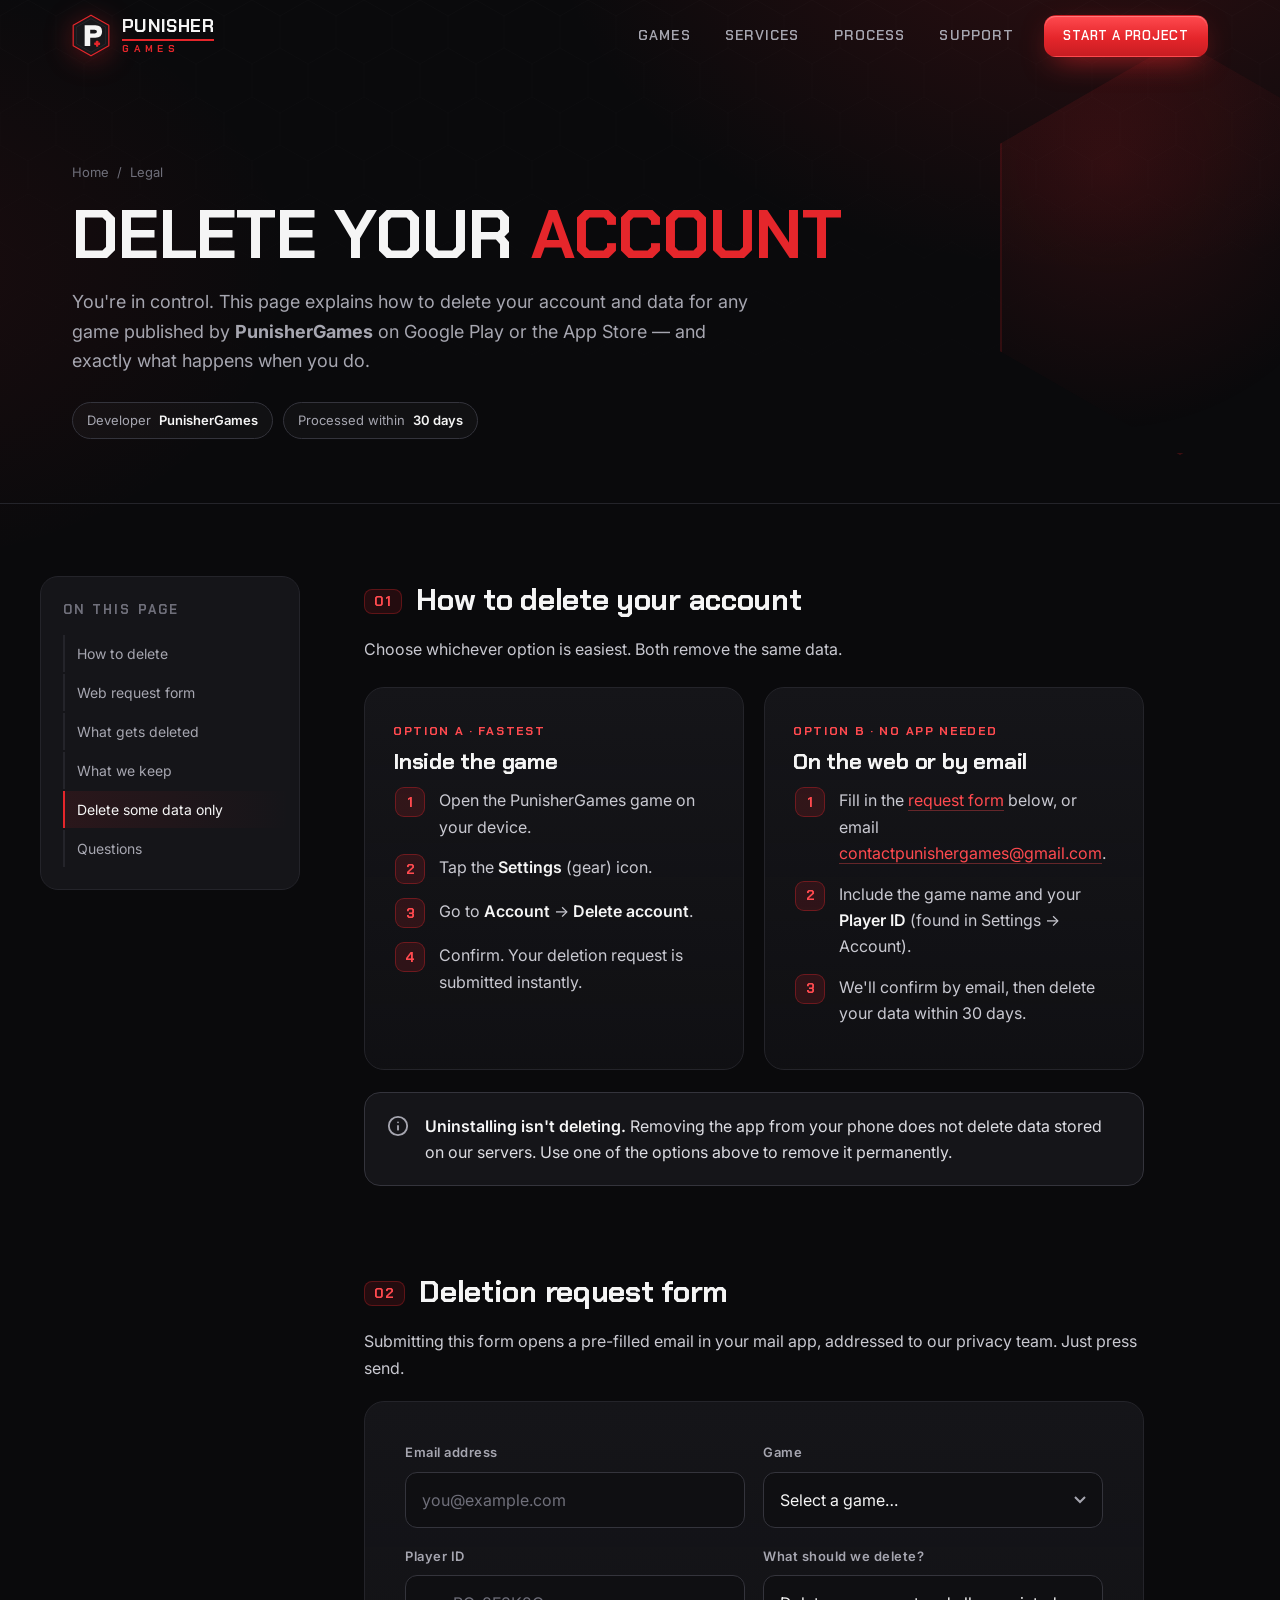
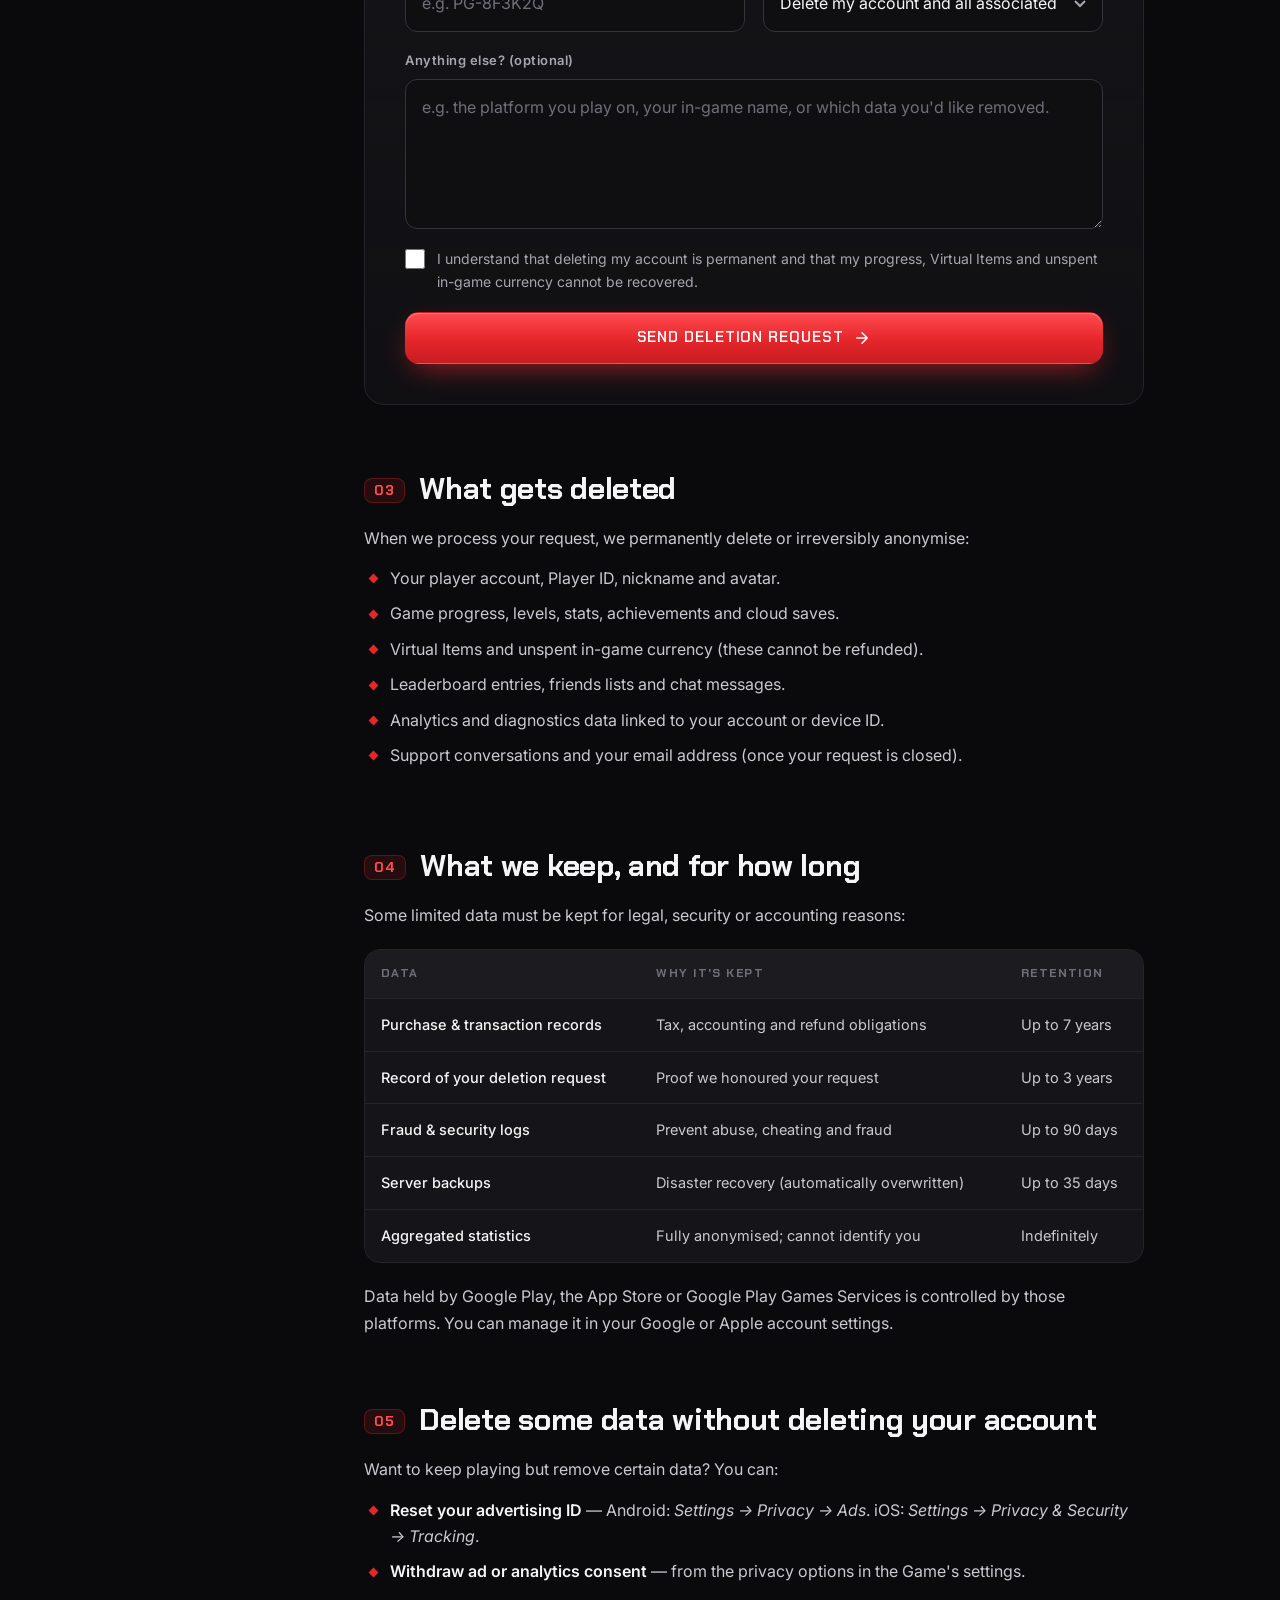
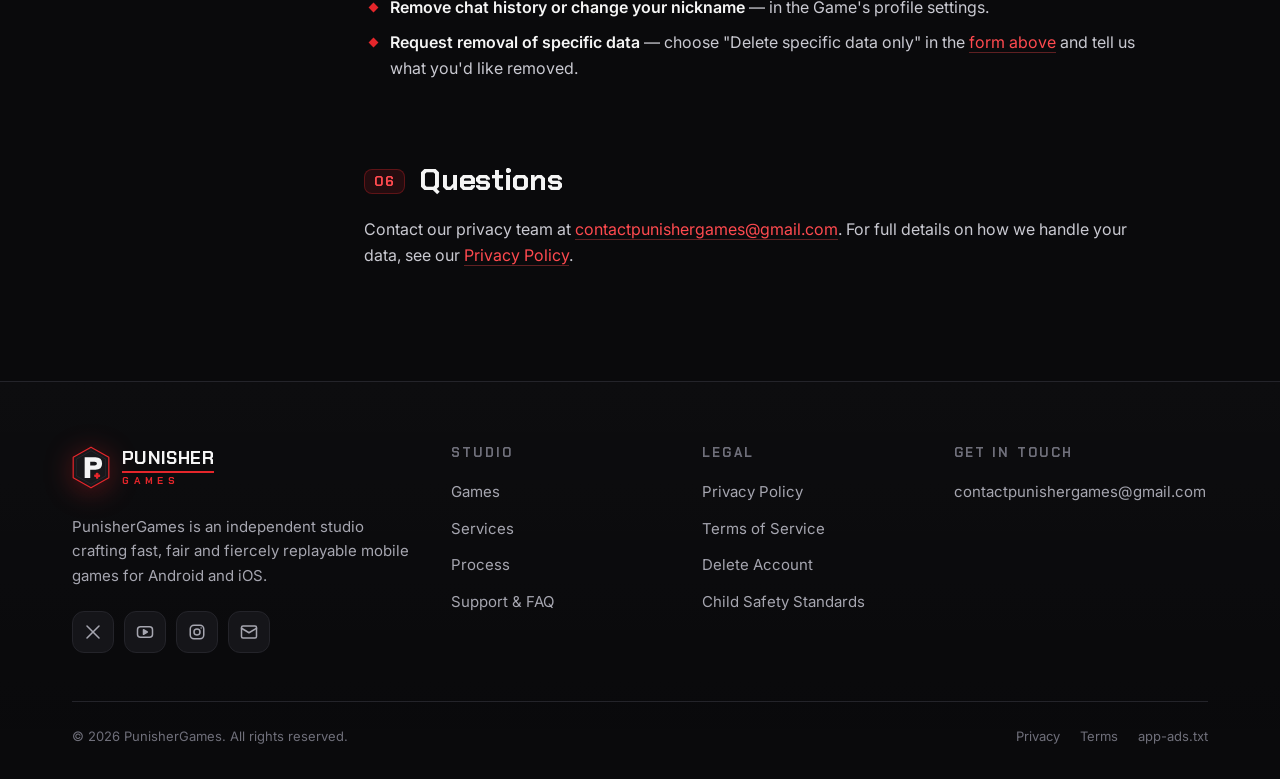
<file: delete-account.html>
<!doctype html>
<html lang="en">
<head>
  <meta charset="utf-8">
  <meta name="viewport" content="width=device-width, initial-scale=1, viewport-fit=cover">
  <title>Delete Your Account & Data | PunisherGames</title>
  <meta name="description" content="How to delete your PunisherGames account and game data, in the game or on the web, what is deleted and what is kept.">
  <meta name="theme-color" content="#0a0a0c">
  <link rel="icon" href="/favicon.ico" sizes="48x48">
  <link rel="icon" href="assets/img/favicon.svg" type="image/svg+xml">
  <link rel="apple-touch-icon" href="assets/img/apple-touch-icon.png">
  <link rel="manifest" href="site.webmanifest">
  <link rel="canonical" href="https://punishergames.com/delete-account.html">
  <meta name="robots" content="index, follow, max-image-preview:large">
  <meta property="og:type" content="website">
  <meta property="og:site_name" content="PunisherGames">
  <meta property="og:title" content="Delete Your Account & Data | PunisherGames">
  <meta property="og:description" content="How to delete your PunisherGames account and game data, in the game or on the web, what is deleted and what is kept.">
  <meta property="og:url" content="https://punishergames.com/delete-account.html">
  <meta property="og:image" content="https://punishergames.com/assets/img/og-image.png">
  <meta property="og:image:width" content="1200">
  <meta property="og:image:height" content="630">
  <meta property="og:image:alt" content="PunisherGames – mobile games built to punish boredom. Elephant Run, coming November 2026.">
  <meta name="twitter:card" content="summary_large_image">
  <meta name="twitter:title" content="Delete Your Account & Data | PunisherGames">
  <meta name="twitter:description" content="How to delete your PunisherGames account and game data, in the game or on the web, what is deleted and what is kept.">
  <meta name="twitter:image" content="https://punishergames.com/assets/img/og-image.png">
  <link rel="preconnect" href="https://fonts.googleapis.com">
  <link rel="preconnect" href="https://fonts.gstatic.com" crossorigin>
  <link href="https://fonts.googleapis.com/css2?family=Chakra+Petch:wght@500;600;700&family=Inter:wght@400;500;600&display=swap" rel="stylesheet">
  <link rel="stylesheet" href="assets/css/style.css">
  <script>document.documentElement.classList.add("js")</script>
</head>
<body>
  <a class="skip-link" href="#main">Skip to content</a>

  <header class="site-header">
    <div class="container header-inner">
      <a class="brand" href="index.html" aria-label="PunisherGames home">
        <img class="brand-mark" src="assets/img/favicon.svg" alt="" width="38" height="44">
        <span class="brand-word"><b>PUNISHER</b><span>GAMES</span></span>
      </a>
      <button class="menu-toggle" type="button" aria-label="Menu" aria-expanded="false" aria-controls="site-nav"><span></span></button>
      <nav class="nav" id="site-nav" aria-label="Main">
        <a href="index.html#games">Games</a>
        <a href="index.html#services">Services</a>
        <a href="index.html#process">Process</a>
        <a href="contact.html">Support</a>
        <a class="btn btn-primary btn-sm" href="contact.html#write">Start a project</a>
      </nav>
    </div>
  </header>

  <main id="main">
    <section class="page-hero">
      <div class="container">
        <nav class="breadcrumb" aria-label="Breadcrumb"><a href="index.html">Home</a><span>/</span><span>Legal</span></nav>
        <h1>Delete your <span class="text-red">account</span></h1>
        <p>You're in control. This page explains how to delete your account and data for any game published by <strong>PunisherGames</strong> on Google Play or the App Store — and exactly what happens when you do.</p>
        <div class="meta-row">
          <span class="meta-pill">Developer <b>PunisherGames</b></span>
          <span class="meta-pill">Processed within <b>30 days</b></span>
        </div>
      </div>
    </section>

    <div class="container legal">
      <details class="toc" open>
        <summary>On this page</summary>
        <ol>
          <li><a href="#how">How to delete</a></li>
          <li><a href="#request">Web request form</a></li>
          <li><a href="#deleted">What gets deleted</a></li>
          <li><a href="#kept">What we keep</a></li>
          <li><a href="#partial">Delete some data only</a></li>
          <li><a href="#questions">Questions</a></li>
        </ol>
      </details>

      <article class="prose">
        <section id="how">
          <h2><span class="n">01</span>How to delete your account</h2>
          <p>Choose whichever option is easiest. Both remove the same data.</p>

          <div class="option-grid">
            <div class="card option">
              <span class="tag-label">Option A · Fastest</span>
              <h3>Inside the game</h3>
              <ol class="steps-list">
                <li>Open the PunisherGames game on your device.</li>
                <li>Tap the <strong>Settings</strong> (gear) icon.</li>
                <li>Go to <strong>Account</strong> → <strong>Delete account</strong>.</li>
                <li>Confirm. Your deletion request is submitted instantly.</li>
              </ol>
            </div>
            <div class="card option">
              <span class="tag-label">Option B · No app needed</span>
              <h3>On the web or by email</h3>
              <ol class="steps-list">
                <li>Fill in the <a href="#request">request form</a> below, or email <a href="mailto:contactpunishergames@gmail.com?subject=Account%20deletion%20request">contactpunishergames@gmail.com</a>.</li>
                <li>Include the game name and your <strong>Player ID</strong> (found in Settings → Account).</li>
                <li>We'll confirm by email, then delete your data within 30 days.</li>
              </ol>
            </div>
          </div>

          <div class="callout neutral">
            <svg viewBox="0 0 24 24" fill="none" stroke="currentColor" stroke-width="2" stroke-linecap="round" stroke-linejoin="round" aria-hidden="true"><circle cx="12" cy="12" r="10"/><path d="M12 16v-4M12 8h.01"/></svg>
            <p><strong>Uninstalling isn't deleting.</strong> Removing the app from your phone does not delete data stored on our servers. Use one of the options above to remove it permanently.</p>
          </div>
        </section>

        <section id="request">
          <h2><span class="n">02</span>Deletion request form</h2>
          <p>Submitting this form opens a pre-filled email in your mail app, addressed to our privacy team. Just press send.</p>

          <div class="card form-card" style="margin-top:20px">
            <form class="form" data-mailto="contactpunishergames@gmail.com" data-subject="Account deletion request">
              <div class="form-row">
                <div class="field">
                  <label for="d-email">Email address</label>
                  <input id="d-email" name="email" type="email" required autocomplete="email" placeholder="you@example.com" data-label="Email">
                </div>
                <div class="field">
                  <label for="d-game">Game</label>
                  <select id="d-game" name="game" required data-label="Game">
                    <option value="">Select a game…</option>
                    <option>Hex Fury</option>
                    <option>Neon Drift</option>
                    <option>Siege Breakers</option>
                    <option>All PunisherGames games</option>
                  </select>
                </div>
              </div>
              <div class="form-row">
                <div class="field">
                  <label for="d-id">Player ID</label>
                  <input id="d-id" name="player_id" type="text" placeholder="e.g. PG-8F3K2Q" data-label="Player ID">
                </div>
                <div class="field">
                  <label for="d-scope">What should we delete?</label>
                  <select id="d-scope" name="scope" required data-label="Request">
                    <option>Delete my account and all associated data</option>
                    <option>Delete specific data only (explain below)</option>
                  </select>
                </div>
              </div>
              <div class="field">
                <label for="d-notes">Anything else? (optional)</label>
                <textarea id="d-notes" name="notes" placeholder="e.g. the platform you play on, your in-game name, or which data you'd like removed." data-label="Notes"></textarea>
              </div>
              <label class="check">
                <input type="checkbox" name="confirm" required>
                <span>I understand that deleting my account is permanent and that my progress, Virtual Items and unspent in-game currency cannot be recovered.</span>
              </label>
              <button class="btn btn-primary" type="submit">
                Send deletion request
                <svg viewBox="0 0 24 24" fill="none" stroke="currentColor" stroke-width="2" stroke-linecap="round" stroke-linejoin="round" aria-hidden="true"><path d="M5 12h14M12 5l7 7-7 7"/></svg>
              </button>
              <p class="form-status" role="status">Your email app should now be open with the request ready to send. If it didn't open, email <strong>contactpunishergames@gmail.com</strong> directly.</p>
            </form>
          </div>
        </section>

        <section id="deleted">
          <h2><span class="n">03</span>What gets deleted</h2>
          <p>When we process your request, we permanently delete or irreversibly anonymise:</p>
          <ul>
            <li>Your player account, Player ID, nickname and avatar.</li>
            <li>Game progress, levels, stats, achievements and cloud saves.</li>
            <li>Virtual Items and unspent in-game currency (these cannot be refunded).</li>
            <li>Leaderboard entries, friends lists and chat messages.</li>
            <li>Analytics and diagnostics data linked to your account or device ID.</li>
            <li>Support conversations and your email address (once your request is closed).</li>
          </ul>
        </section>

        <section id="kept">
          <h2><span class="n">04</span>What we keep, and for how long</h2>
          <p>Some limited data must be kept for legal, security or accounting reasons:</p>
          <div class="table-wrap">
            <table>
              <thead><tr><th>Data</th><th>Why it's kept</th><th>Retention</th></tr></thead>
              <tbody>
                <tr><td>Purchase &amp; transaction records</td><td>Tax, accounting and refund obligations</td><td>Up to 7 years</td></tr>
                <tr><td>Record of your deletion request</td><td>Proof we honoured your request</td><td>Up to 3 years</td></tr>
                <tr><td>Fraud &amp; security logs</td><td>Prevent abuse, cheating and fraud</td><td>Up to 90 days</td></tr>
                <tr><td>Server backups</td><td>Disaster recovery (automatically overwritten)</td><td>Up to 35 days</td></tr>
                <tr><td>Aggregated statistics</td><td>Fully anonymised; cannot identify you</td><td>Indefinitely</td></tr>
              </tbody>
            </table>
          </div>
          <p>Data held by Google Play, the App Store or Google Play Games Services is controlled by those platforms. You can manage it in your Google or Apple account settings.</p>
        </section>

        <section id="partial">
          <h2><span class="n">05</span>Delete some data without deleting your account</h2>
          <p>Want to keep playing but remove certain data? You can:</p>
          <ul>
            <li><strong>Reset your advertising ID</strong> — Android: <em>Settings → Privacy → Ads</em>. iOS: <em>Settings → Privacy &amp; Security → Tracking</em>.</li>
            <li><strong>Withdraw ad or analytics consent</strong> — from the privacy options in the Game's settings.</li>
            <li><strong>Remove chat history or change your nickname</strong> — in the Game's profile settings.</li>
            <li><strong>Request removal of specific data</strong> — choose "Delete specific data only" in the <a href="#request">form above</a> and tell us what you'd like removed.</li>
          </ul>
        </section>

        <section id="questions">
          <h2><span class="n">06</span>Questions</h2>
          <p>Contact our privacy team at <a href="mailto:contactpunishergames@gmail.com">contactpunishergames@gmail.com</a>. For full details on how we handle your data, see our <a href="privacy-policy.html">Privacy Policy</a>.</p>
        </section>
      </article>
    </div>
  </main>

  <footer class="site-footer">
    <div class="container">
      <div class="footer-grid">
        <div class="footer-about">
          <a class="brand" href="index.html" aria-label="PunisherGames home">
            <img class="brand-mark" src="assets/img/favicon.svg" alt="" width="38" height="44">
            <span class="brand-word"><b>PUNISHER</b><span>GAMES</span></span>
          </a>
          <p>PunisherGames is an independent studio crafting fast, fair and fiercely replayable mobile games for Android and iOS.</p>
          <div class="socials">
            <a href="#" aria-label="PunisherGames on X"><svg viewBox="0 0 24 24" fill="none" stroke="currentColor" stroke-width="2" stroke-linecap="round" aria-hidden="true"><path d="M4 4l16 16M20 4 4 20"/></svg></a>
            <a href="#" aria-label="PunisherGames on YouTube"><svg viewBox="0 0 24 24" fill="none" stroke="currentColor" stroke-width="2" stroke-linejoin="round" aria-hidden="true"><rect x="2" y="5" width="20" height="14" rx="4"/><path d="m10 9 5 3-5 3z" fill="currentColor"/></svg></a>
            <a href="#" aria-label="PunisherGames on Instagram"><svg viewBox="0 0 24 24" fill="none" stroke="currentColor" stroke-width="2" stroke-linecap="round" aria-hidden="true"><rect x="3" y="3" width="18" height="18" rx="5"/><circle cx="12" cy="12" r="4"/><path d="M17.5 6.5h.01"/></svg></a>
            <a href="mailto:contactpunishergames@gmail.com" aria-label="Email PunisherGames"><svg viewBox="0 0 24 24" fill="none" stroke="currentColor" stroke-width="2" stroke-linecap="round" stroke-linejoin="round" aria-hidden="true"><rect x="2" y="4" width="20" height="16" rx="2"/><path d="m22 7-10 6L2 7"/></svg></a>
          </div>
        </div>
        <div class="footer-col">
          <h4>Studio</h4>
          <ul>
            <li><a href="index.html#games">Games</a></li>
            <li><a href="index.html#services">Services</a></li>
            <li><a href="index.html#process">Process</a></li>
            <li><a href="contact.html">Support &amp; FAQ</a></li>
          </ul>
        </div>
        <div class="footer-col">
          <h4>Legal</h4>
          <ul>
            <li><a href="privacy-policy.html">Privacy Policy</a></li>
            <li><a href="terms.html">Terms of Service</a></li>
            <li><a href="delete-account.html" aria-current="page">Delete Account</a></li>
            <li><a href="child-safety.html">Child Safety Standards</a></li>
          </ul>
        </div>
        <div class="footer-col">
          <h4>Get in touch</h4>
          <ul>
            <li><a href="mailto:contactpunishergames@gmail.com">contactpunishergames@gmail.com</a></li>
          </ul>
        </div>
      </div>
      <div class="footer-bottom">
        <span>© <span data-year>2026</span> PunisherGames. All rights reserved.</span>
        <nav aria-label="Legal">
          <a href="privacy-policy.html">Privacy</a>
          <a href="terms.html">Terms</a>
          <a href="app-ads.txt">app-ads.txt</a>
        </nav>
      </div>
    </div>
  </footer>

  <script src="assets/js/main.js" defer></script>
</body>
</html>
</file>
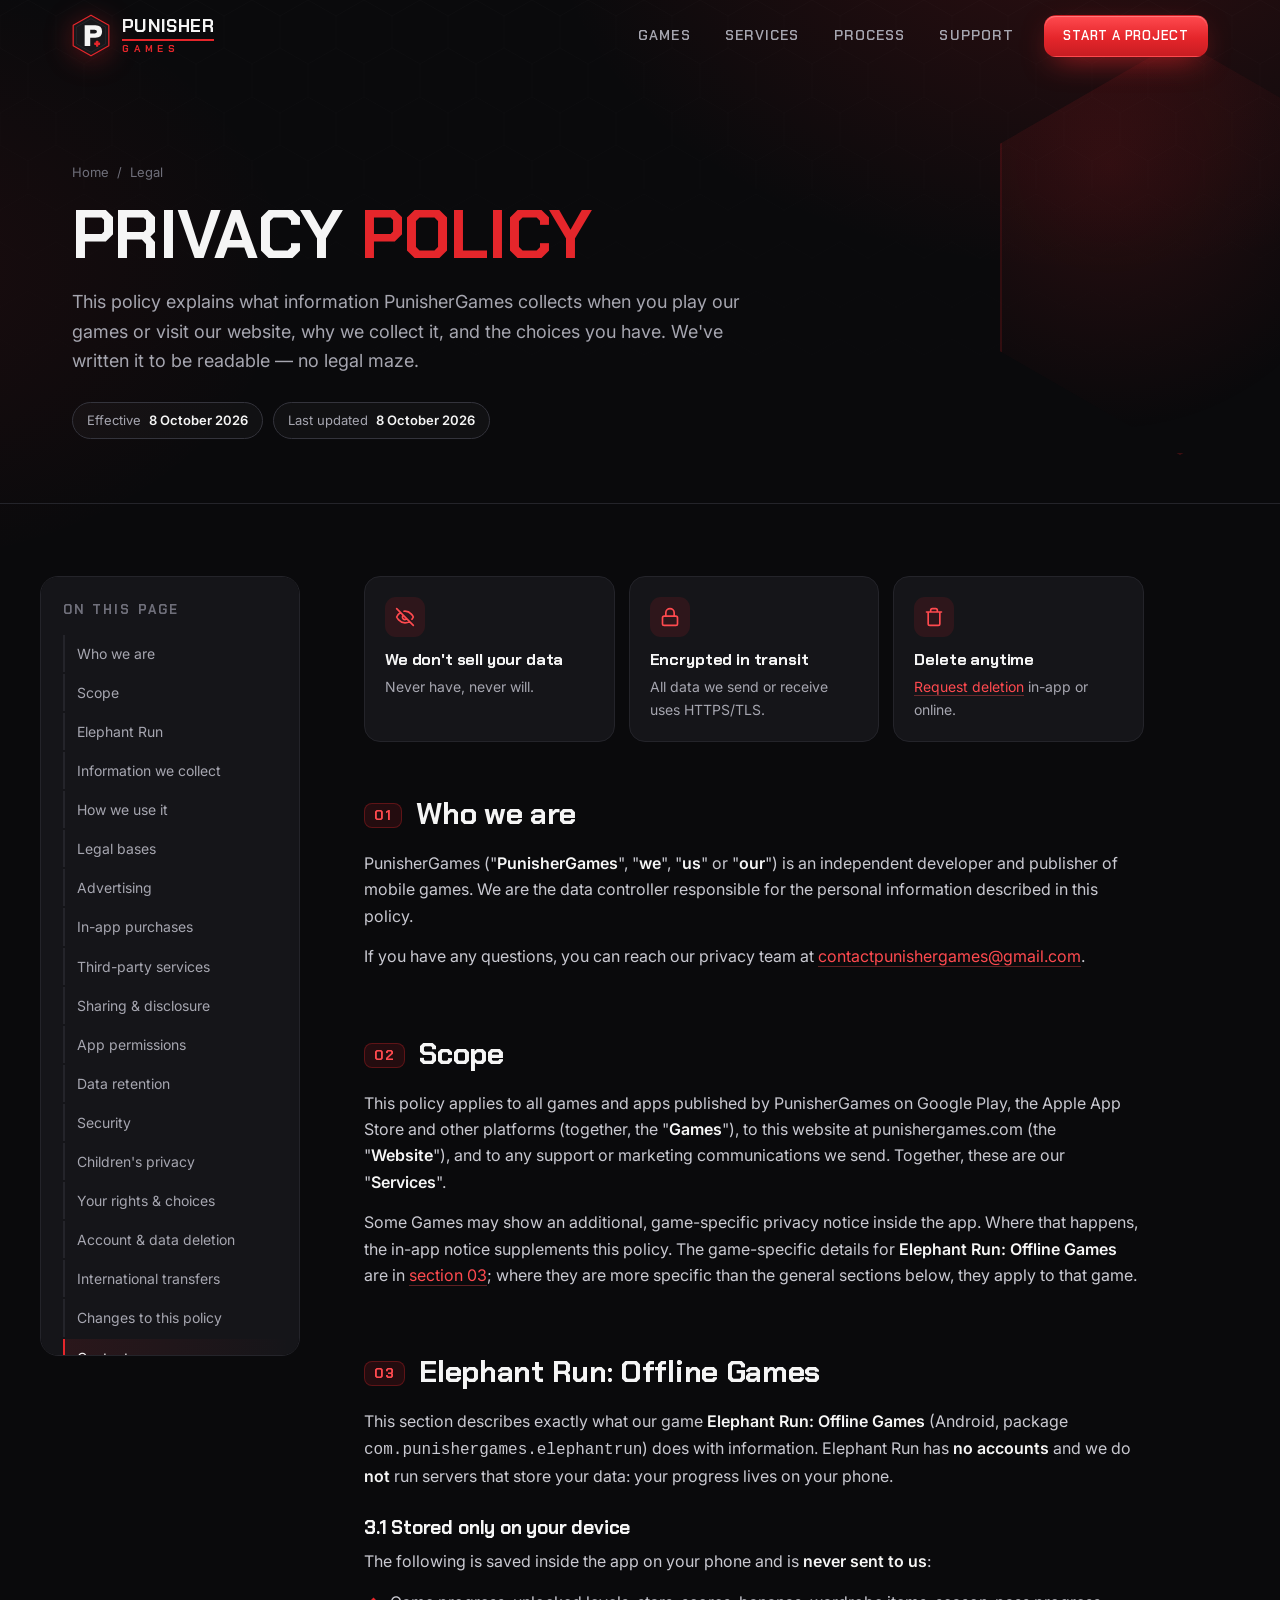
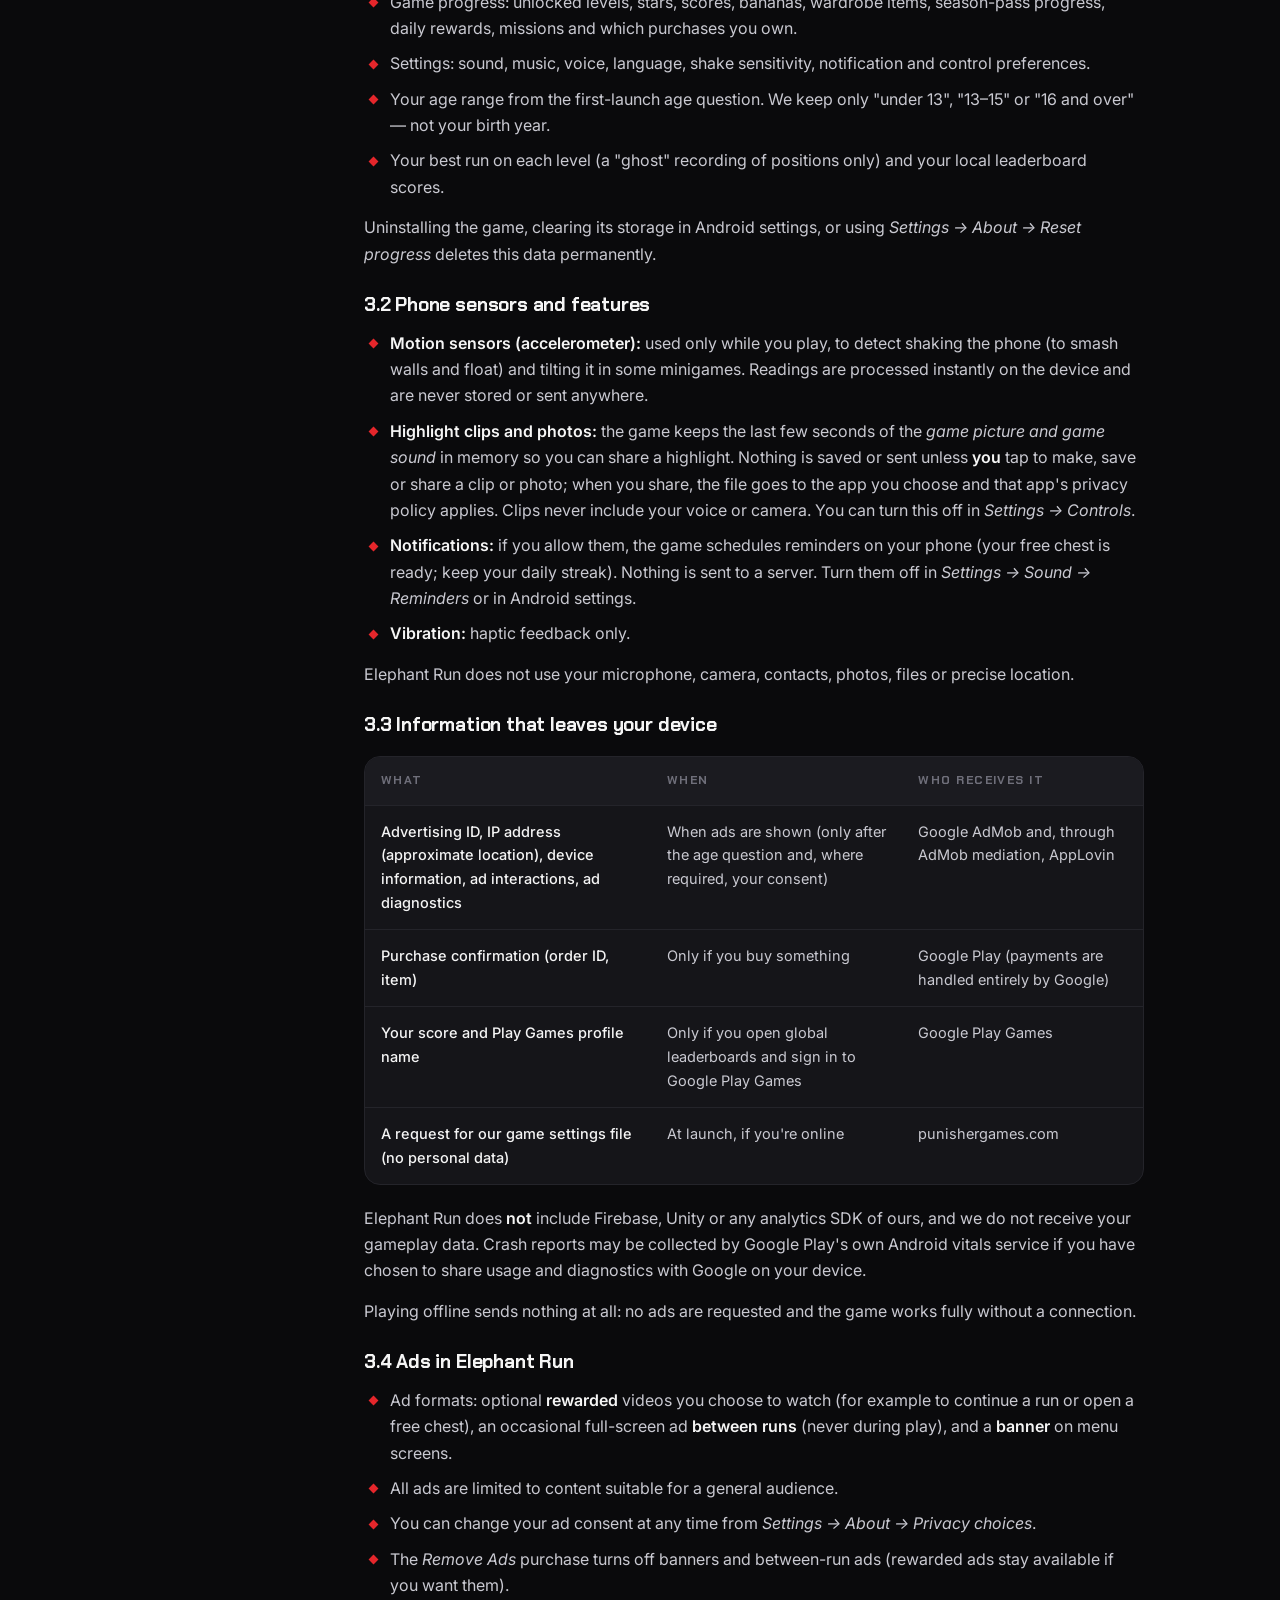
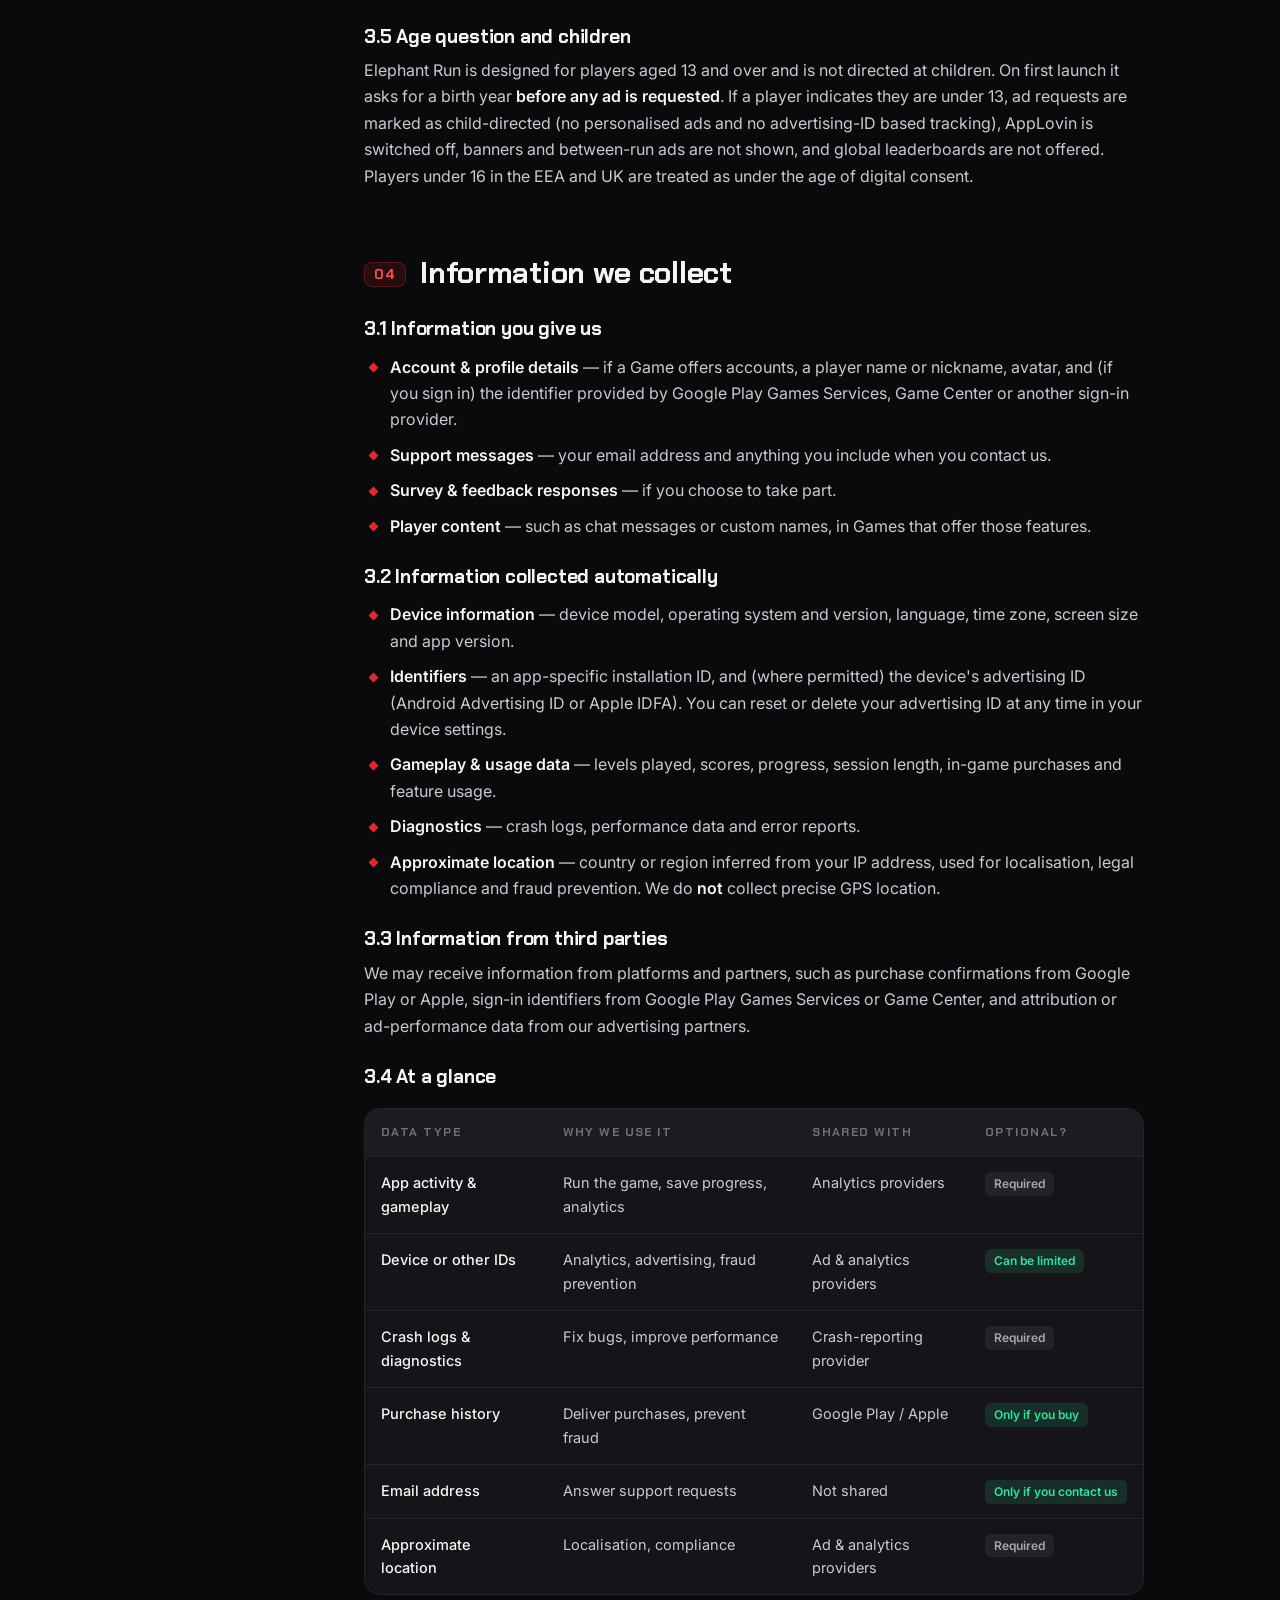
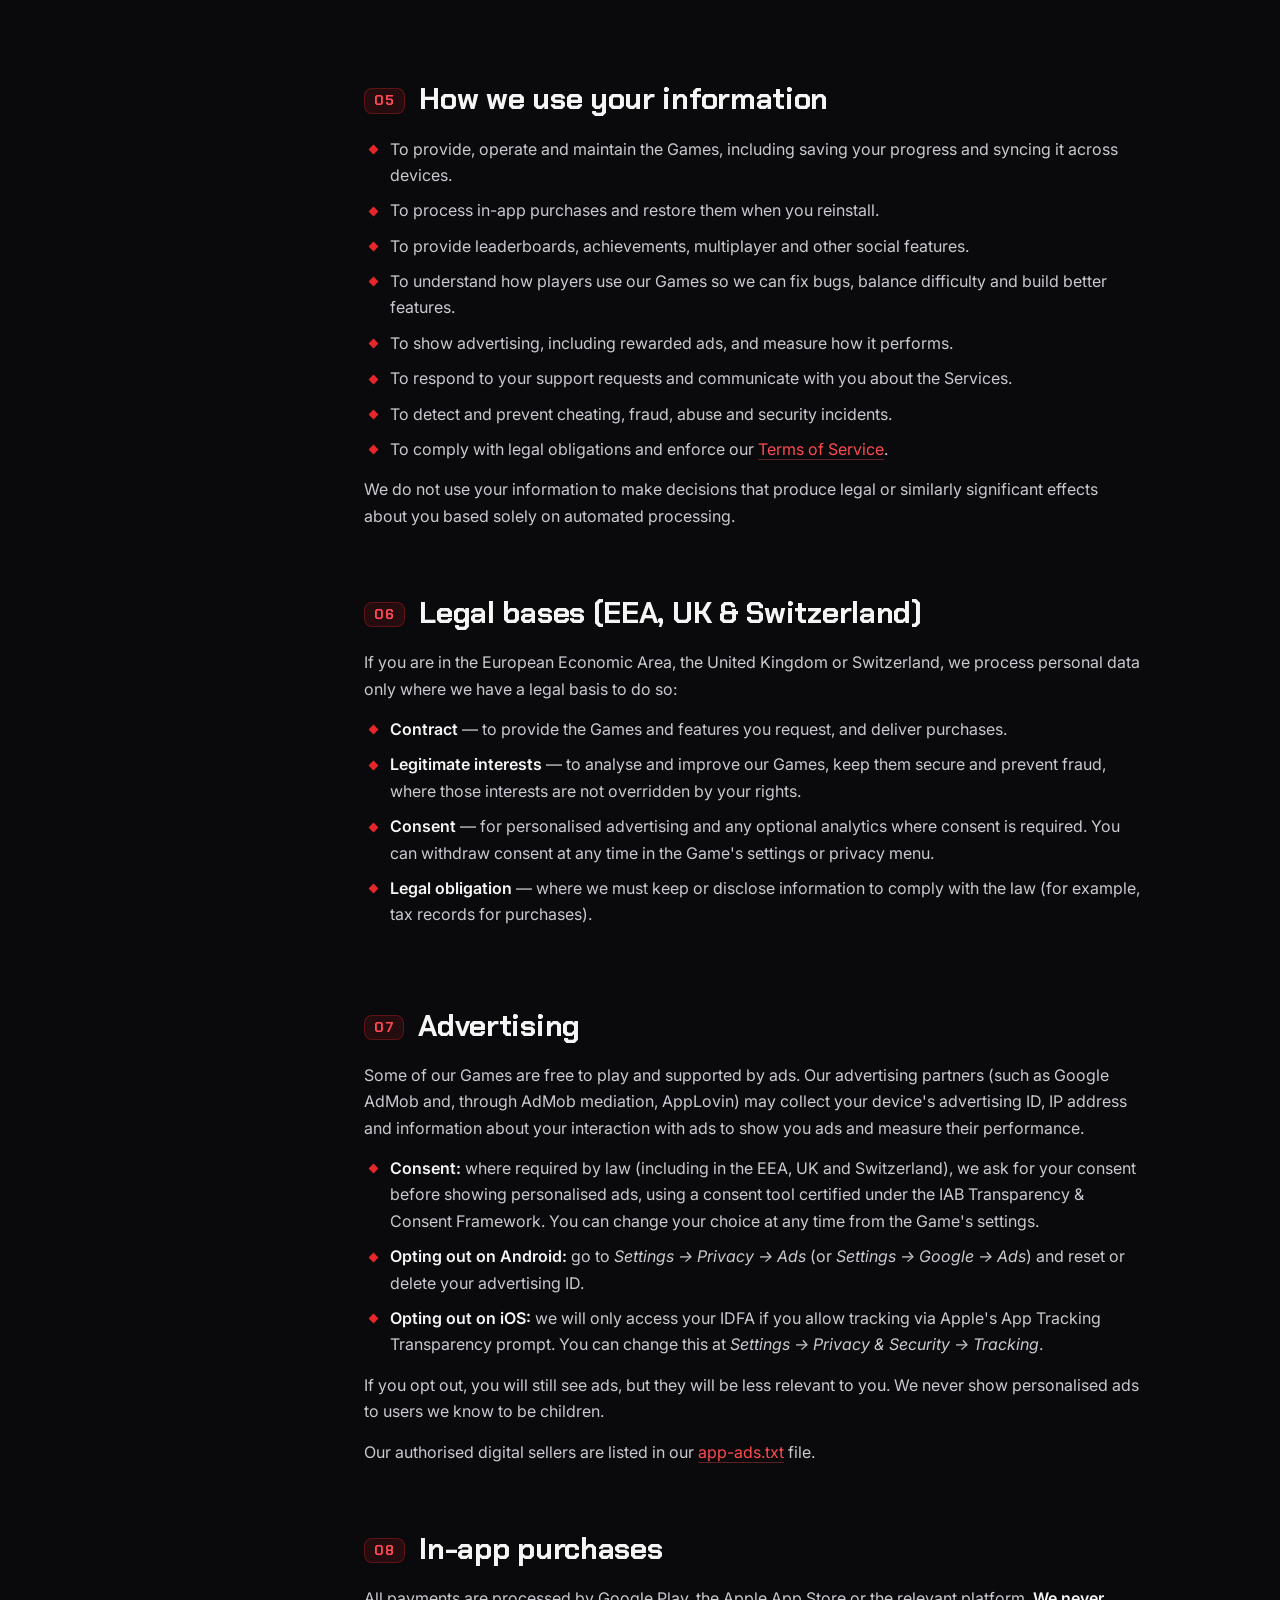
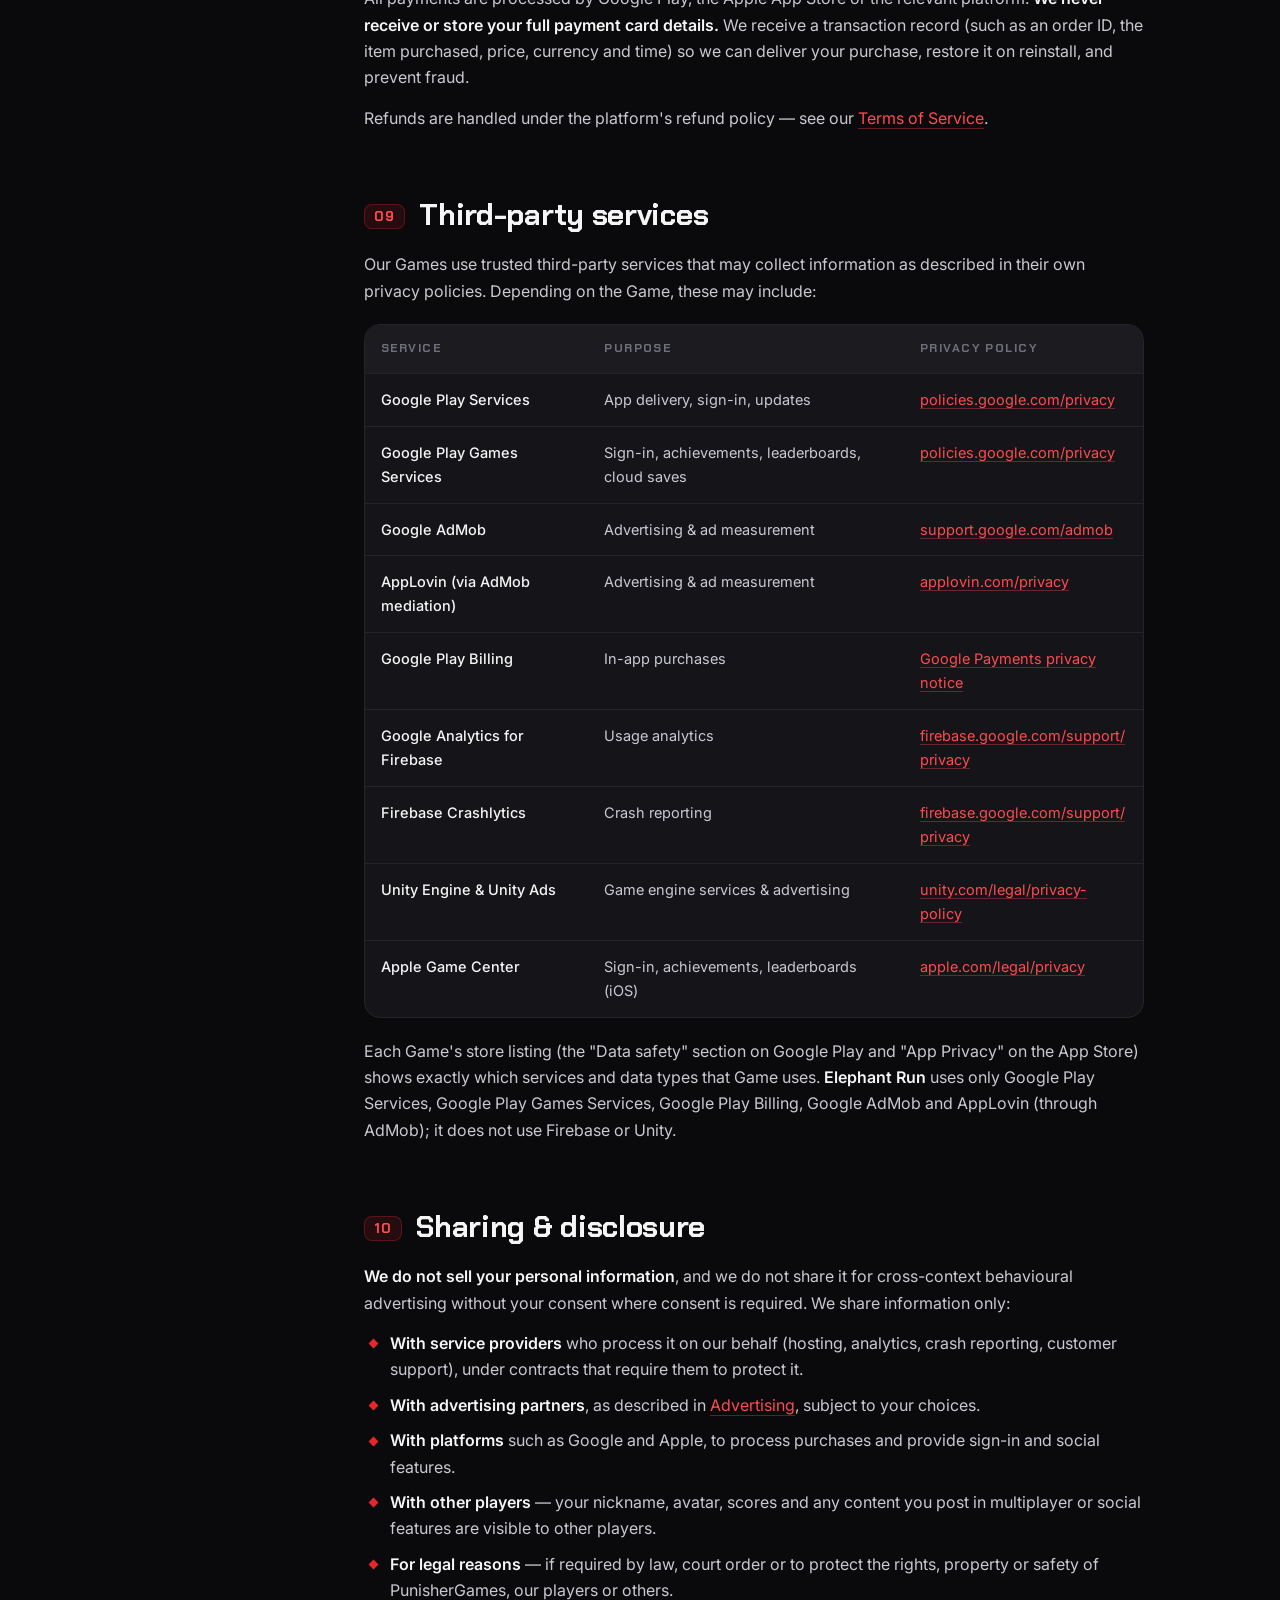
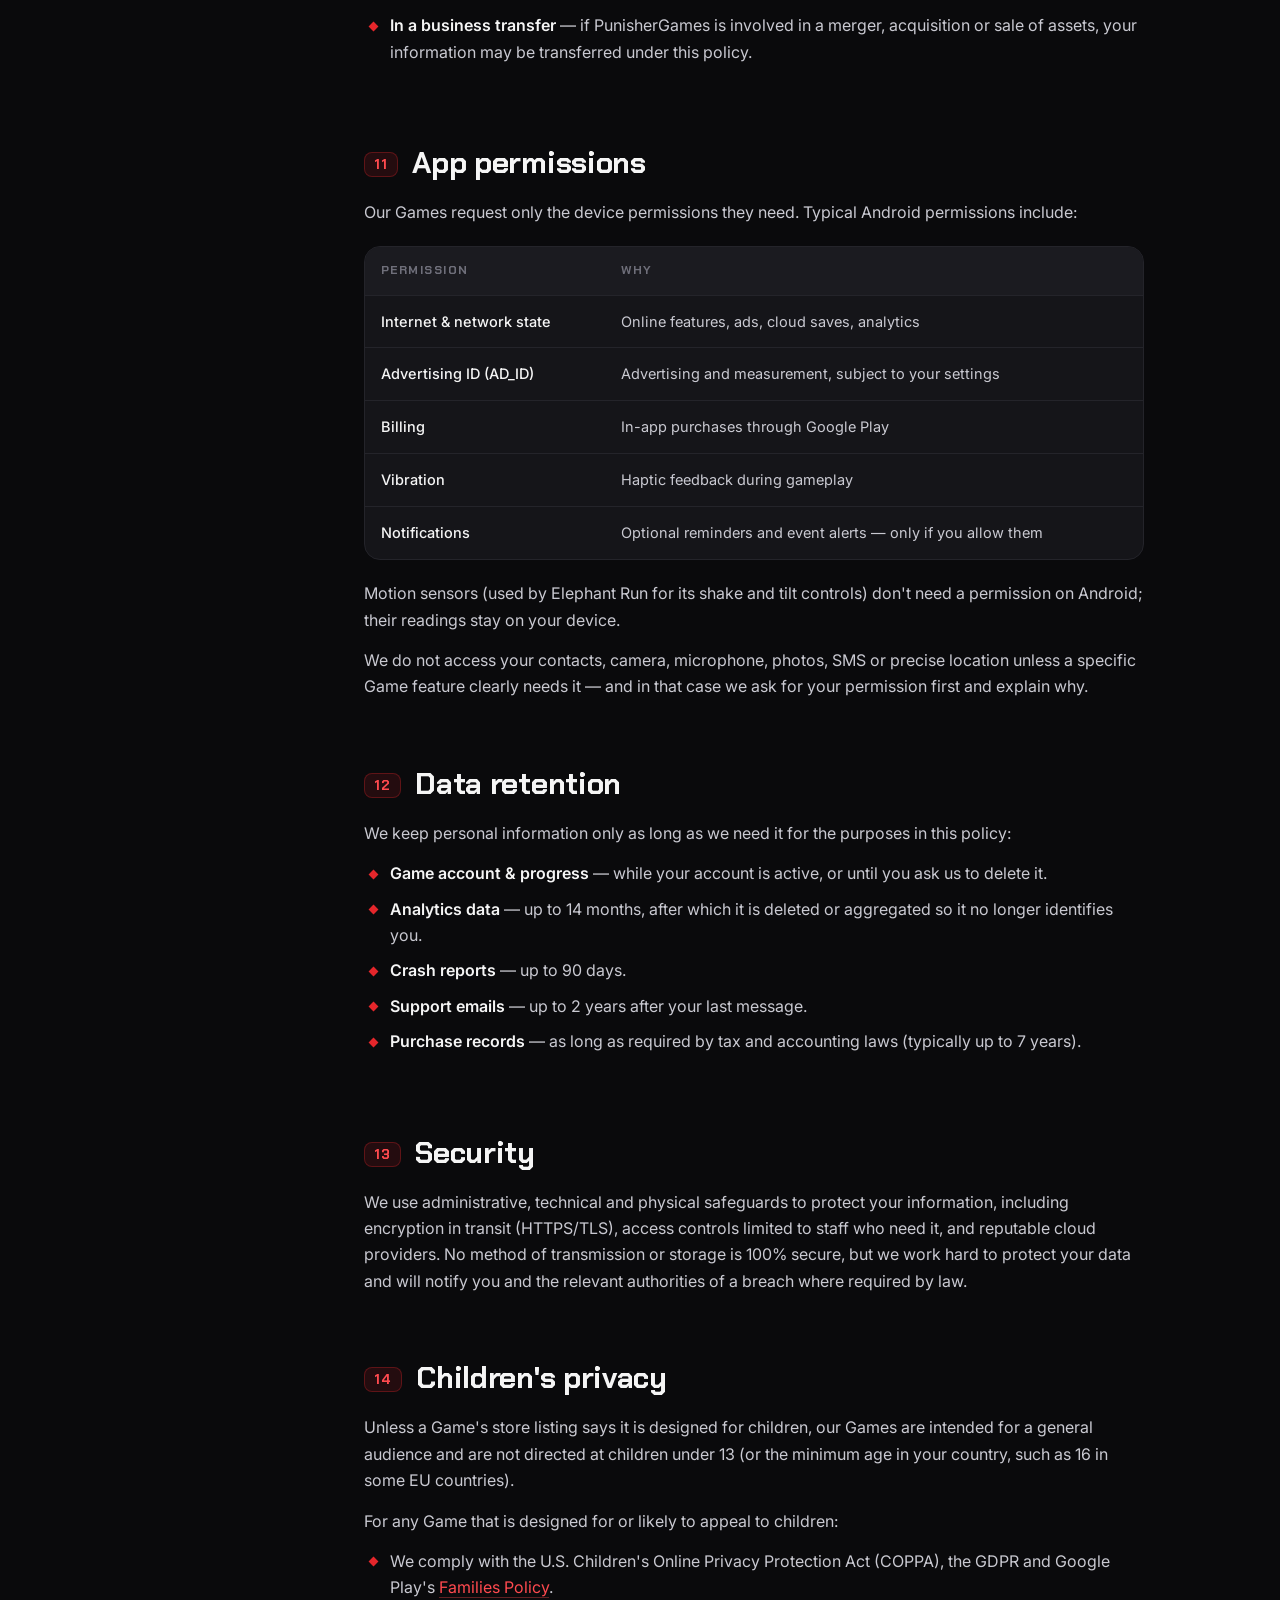
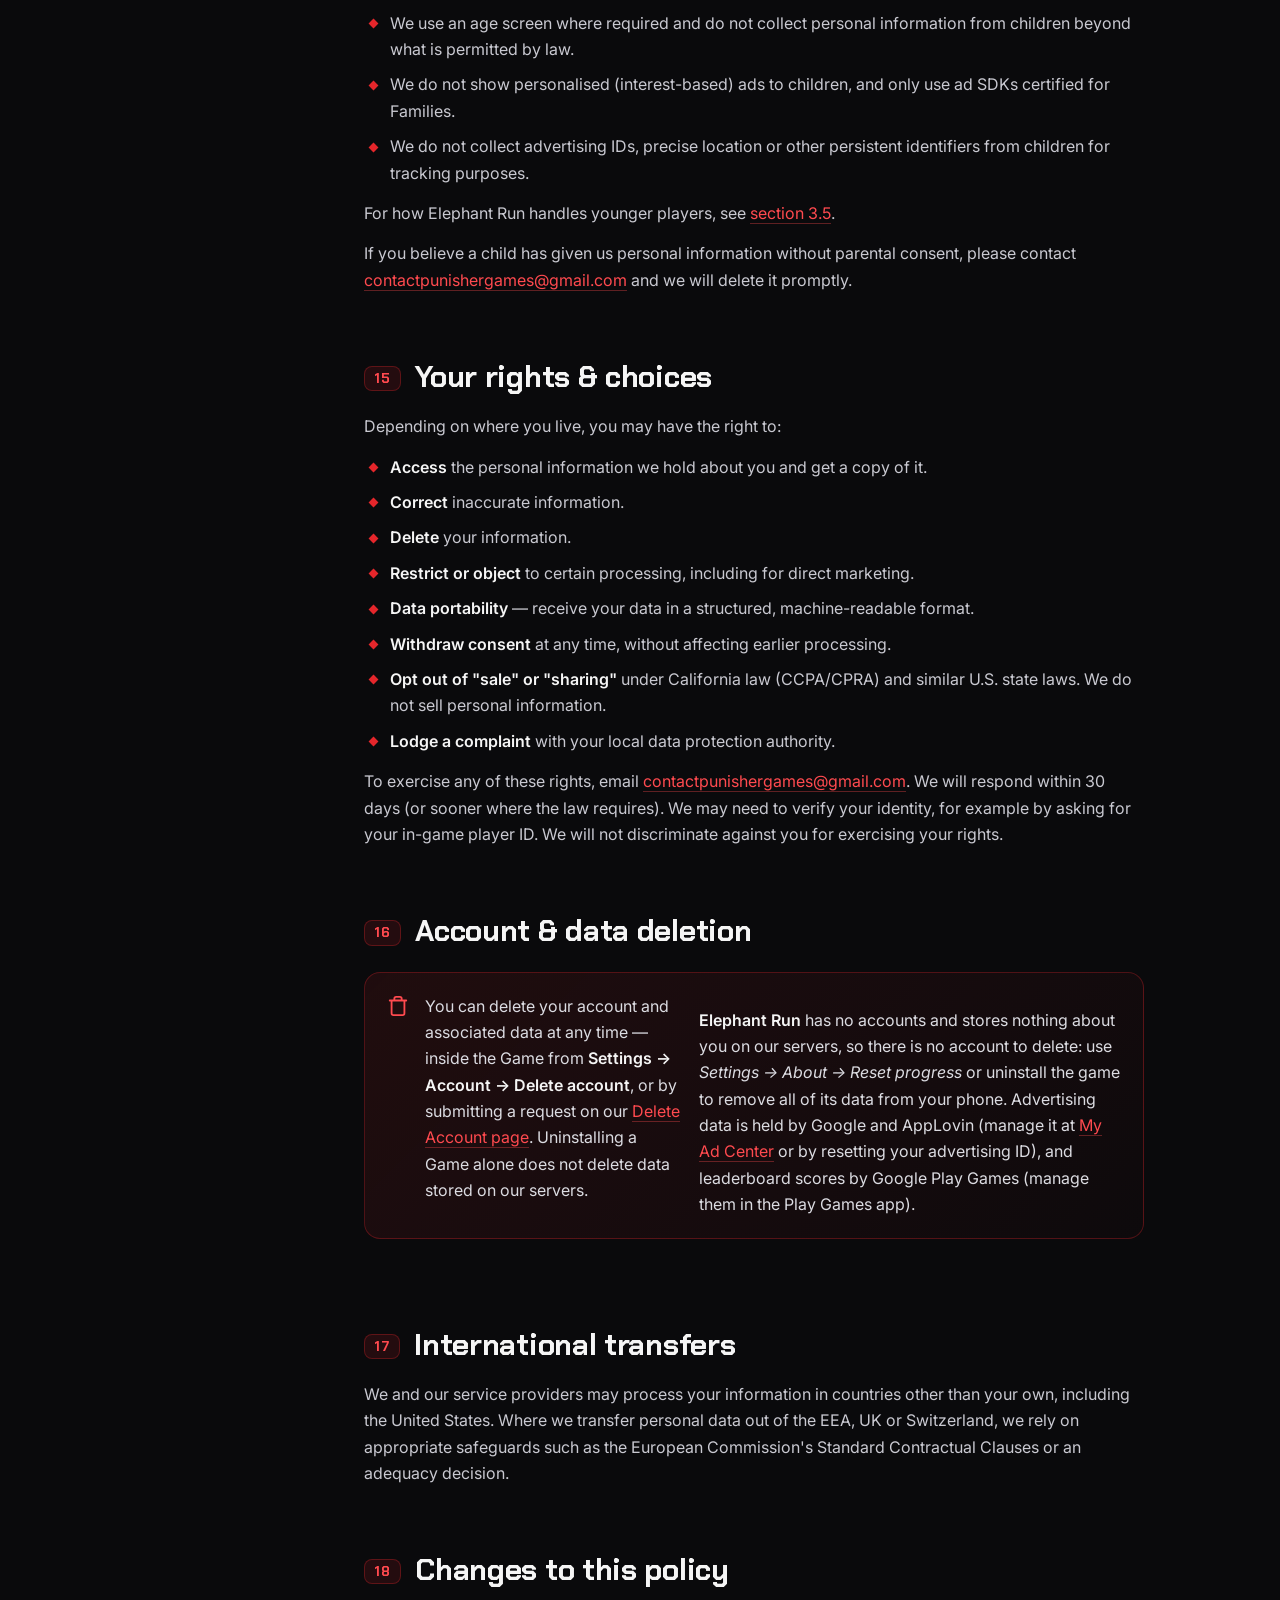
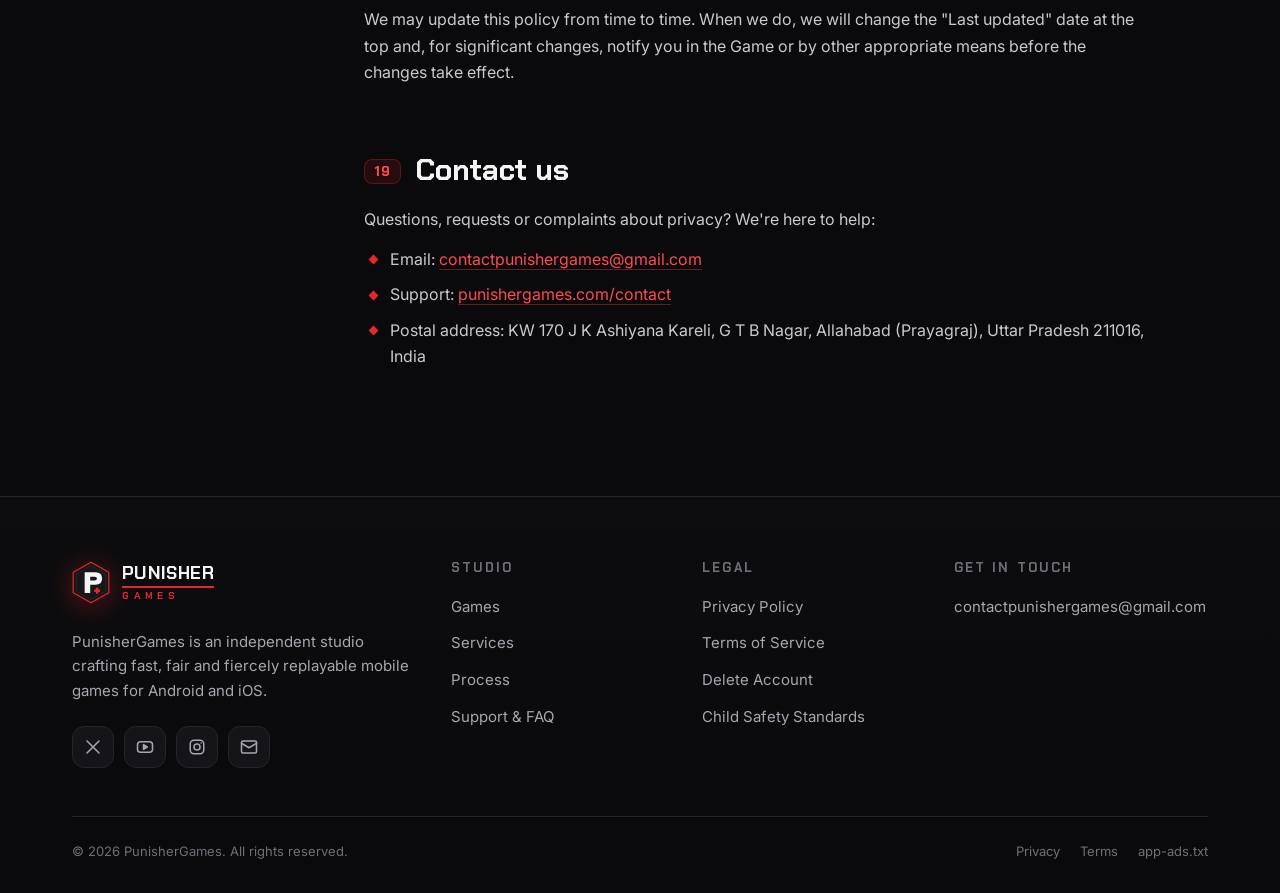
<file: privacy-policy.html>
<!doctype html>
<html lang="en">

<head>
  <meta charset="utf-8">
  <meta name="viewport" content="width=device-width, initial-scale=1, viewport-fit=cover">
  <title>Privacy Policy | PunisherGames</title>
  <meta name="description"
    content="How PunisherGames collects, uses and protects your information across our mobile games, including Elephant Run, our apps and this website.">
  <meta name="theme-color" content="#0a0a0c">
  <link rel="icon" href="/favicon.ico" sizes="48x48">
  <link rel="icon" href="assets/img/favicon.svg" type="image/svg+xml">
  <link rel="apple-touch-icon" href="assets/img/apple-touch-icon.png">
  <link rel="manifest" href="site.webmanifest">
  <link rel="canonical" href="https://punishergames.com/privacy-policy.html">
  <meta name="robots" content="index, follow, max-image-preview:large">
  <meta property="og:type" content="website">
  <meta property="og:site_name" content="PunisherGames">
  <meta property="og:title" content="Privacy Policy | PunisherGames">
  <meta property="og:description"
    content="How PunisherGames collects, uses and protects your information across our mobile games, including Elephant Run, our apps and this website.">
  <meta property="og:url" content="https://punishergames.com/privacy-policy.html">
  <meta property="og:image" content="https://punishergames.com/assets/img/og-image.png">
  <meta property="og:image:width" content="1200">
  <meta property="og:image:height" content="630">
  <meta property="og:image:alt"
    content="PunisherGames – mobile games built to punish boredom. Elephant Run, coming November 2026.">
  <meta name="twitter:card" content="summary_large_image">
  <meta name="twitter:title" content="Privacy Policy | PunisherGames">
  <meta name="twitter:description"
    content="How PunisherGames collects, uses and protects your information across our mobile games, including Elephant Run, our apps and this website.">
  <meta name="twitter:image" content="https://punishergames.com/assets/img/og-image.png">
  <link rel="preconnect" href="https://fonts.googleapis.com">
  <link rel="preconnect" href="https://fonts.gstatic.com" crossorigin>
  <link
    href="https://fonts.googleapis.com/css2?family=Chakra+Petch:wght@500;600;700&family=Inter:wght@400;500;600&display=swap"
    rel="stylesheet">
  <link rel="stylesheet" href="assets/css/style.css">
  <script>document.documentElement.classList.add("js")</script>
</head>

<body>
  <a class="skip-link" href="#main">Skip to content</a>

  <header class="site-header">
    <div class="container header-inner">
      <a class="brand" href="index.html" aria-label="PunisherGames home">
        <img class="brand-mark" src="assets/img/favicon.svg" alt="" width="38" height="44">
        <span class="brand-word"><b>PUNISHER</b><span>GAMES</span></span>
      </a>
      <button class="menu-toggle" type="button" aria-label="Menu" aria-expanded="false"
        aria-controls="site-nav"><span></span></button>
      <nav class="nav" id="site-nav" aria-label="Main">
        <a href="index.html#games">Games</a>
        <a href="index.html#services">Services</a>
        <a href="index.html#process">Process</a>
        <a href="contact.html">Support</a>
        <a class="btn btn-primary btn-sm" href="contact.html#write">Start a project</a>
      </nav>
    </div>
  </header>

  <main id="main">
    <section class="page-hero">
      <div class="container">
        <nav class="breadcrumb" aria-label="Breadcrumb"><a href="index.html">Home</a><span>/</span><span>Legal</span>
        </nav>
        <h1>Privacy <span class="text-red">Policy</span></h1>
        <p>This policy explains what information PunisherGames collects when you play our games or visit our website,
          why we collect it, and the choices you have. We've written it to be readable — no legal maze.</p>
        <div class="meta-row">
          <span class="meta-pill">Effective <b>8 October 2026</b></span>
          <span class="meta-pill">Last updated <b>8 October 2026</b></span>
        </div>
      </div>
    </section>

    <div class="container legal">
      <details class="toc" open>
        <summary>On this page</summary>
        <ol>
          <li><a href="#who-we-are">Who we are</a></li>
          <li><a href="#scope">Scope</a></li>
          <li><a href="#elephant-run">Elephant Run</a></li>
          <li><a href="#collect">Information we collect</a></li>
          <li><a href="#use">How we use it</a></li>
          <li><a href="#legal-bases">Legal bases</a></li>
          <li><a href="#ads">Advertising</a></li>
          <li><a href="#purchases">In-app purchases</a></li>
          <li><a href="#third-parties">Third-party services</a></li>
          <li><a href="#sharing">Sharing &amp; disclosure</a></li>
          <li><a href="#permissions">App permissions</a></li>
          <li><a href="#retention">Data retention</a></li>
          <li><a href="#security">Security</a></li>
          <li><a href="#children">Children's privacy</a></li>
          <li><a href="#rights">Your rights &amp; choices</a></li>
          <li><a href="#deletion">Account &amp; data deletion</a></li>
          <li><a href="#transfers">International transfers</a></li>
          <li><a href="#changes">Changes to this policy</a></li>
          <li><a href="#contact">Contact us</a></li>
        </ol>
      </details>

      <article class="prose">
        <div class="summary-grid">
          <div class="summary-item">
            <div class="s-ic"><svg viewBox="0 0 24 24" fill="none" stroke="currentColor" stroke-width="2"
                stroke-linecap="round" stroke-linejoin="round" aria-hidden="true">
                <path
                  d="M9.88 9.88a3 3 0 1 0 4.24 4.24M10.73 5.08A10.43 10.43 0 0 1 12 5c7 0 10 7 10 7a13.16 13.16 0 0 1-1.67 2.68M6.61 6.61A13.53 13.53 0 0 0 2 12s3 7 10 7a9.74 9.74 0 0 0 5.39-1.61M2 2l20 20" />
              </svg></div>
            <h3>We don't sell your data</h3>
            <p>Never have, never will.</p>
          </div>
          <div class="summary-item">
            <div class="s-ic"><svg viewBox="0 0 24 24" fill="none" stroke="currentColor" stroke-width="2"
                stroke-linecap="round" stroke-linejoin="round" aria-hidden="true">
                <rect x="3" y="11" width="18" height="11" rx="2" />
                <path d="M7 11V7a5 5 0 0 1 10 0v4" />
              </svg></div>
            <h3>Encrypted in transit</h3>
            <p>All data we send or receive uses HTTPS/TLS.</p>
          </div>
          <div class="summary-item">
            <div class="s-ic"><svg viewBox="0 0 24 24" fill="none" stroke="currentColor" stroke-width="2"
                stroke-linecap="round" stroke-linejoin="round" aria-hidden="true">
                <path d="M3 6h18M19 6v14a2 2 0 0 1-2 2H7a2 2 0 0 1-2-2V6M8 6V4a2 2 0 0 1 2-2h4a2 2 0 0 1 2 2v2" />
              </svg></div>
            <h3>Delete anytime</h3>
            <p><a href="delete-account.html">Request deletion</a> in-app or online.</p>
          </div>
        </div>

        <section id="who-we-are">
          <h2><span class="n">01</span>Who we are</h2>
          <p>PunisherGames ("<strong>PunisherGames</strong>", "<strong>we</strong>", "<strong>us</strong>" or
            "<strong>our</strong>") is an independent developer and publisher of mobile games. We are the data
            controller responsible for the personal information described in this policy.</p>
          <p>If you have any questions, you can reach our privacy team at <a
              href="mailto:contactpunishergames@gmail.com">contactpunishergames@gmail.com</a>.</p>
        </section>

        <section id="scope">
          <h2><span class="n">02</span>Scope</h2>
          <p>This policy applies to all games and apps published by PunisherGames on Google Play, the Apple App Store
            and other platforms (together, the "<strong>Games</strong>"), to this website at punishergames.com (the
            "<strong>Website</strong>"), and to any support or marketing communications we send. Together, these are our
            "<strong>Services</strong>".</p>
          <p>Some Games may show an additional, game-specific privacy notice inside the app. Where that happens, the
            in-app notice supplements this policy. The game-specific details for <strong>Elephant Run: Offline
              Games</strong> are in <a href="#elephant-run">section 03</a>; where they are more specific than the
            general sections below, they apply to that game.</p>
        </section>

        <section id="elephant-run">
          <h2><span class="n">03</span>Elephant Run: Offline Games</h2>
          <p>This section describes exactly what our game <strong>Elephant Run: Offline Games</strong> (Android, package
            <code>com.punishergames.elephantrun</code>) does with information. Elephant Run has <strong>no
              accounts</strong> and we do <strong>not</strong> run servers that store your data: your progress lives on
            your phone.</p>

          <h3>3.1 Stored only on your device</h3>
          <p>The following is saved inside the app on your phone and is <strong>never sent to us</strong>:</p>
          <ul>
            <li>Game progress: unlocked levels, stars, scores, bananas, wardrobe items, season-pass progress, daily
              rewards, missions and which purchases you own.</li>
            <li>Settings: sound, music, voice, language, shake sensitivity, notification and control preferences.</li>
            <li>Your age range from the first-launch age question. We keep only "under 13", "13–15" or "16 and over" —
              not your birth year.</li>
            <li>Your best run on each level (a "ghost" recording of positions only) and your local leaderboard scores.
            </li>
          </ul>
          <p>Uninstalling the game, clearing its storage in Android settings, or using <em>Settings → About → Reset
              progress</em> deletes this data permanently.</p>

          <h3>3.2 Phone sensors and features</h3>
          <ul>
            <li><strong>Motion sensors (accelerometer):</strong> used only while you play, to detect shaking the phone
              (to smash walls and float) and tilting it in some minigames. Readings are processed instantly on the
              device and are never stored or sent anywhere.</li>
            <li><strong>Highlight clips and photos:</strong> the game keeps the last few seconds of the <em>game picture
                and game sound</em> in memory so you can share a highlight. Nothing is saved or sent unless
              <strong>you</strong> tap to make, save or share a clip or photo; when you share, the file goes to the app
              you choose and that app's privacy policy applies. Clips never include your voice or camera. You can turn
              this off in <em>Settings → Controls</em>.</li>
            <li><strong>Notifications:</strong> if you allow them, the game schedules reminders on your phone (your free
              chest is ready; keep your daily streak). Nothing is sent to a server. Turn them off in <em>Settings →
                Sound → Reminders</em> or in Android settings.</li>
            <li><strong>Vibration:</strong> haptic feedback only.</li>
          </ul>
          <p>Elephant Run does not use your microphone, camera, contacts, photos, files or precise location.</p>

          <h3>3.3 Information that leaves your device</h3>
          <div class="table-wrap">
            <table>
              <thead>
                <tr>
                  <th>What</th>
                  <th>When</th>
                  <th>Who receives it</th>
                </tr>
              </thead>
              <tbody>
                <tr>
                  <td>Advertising ID, IP address (approximate location), device information, ad interactions, ad
                    diagnostics</td>
                  <td>When ads are shown (only after the age question and, where required, your consent)</td>
                  <td>Google AdMob and, through AdMob mediation, AppLovin</td>
                </tr>
                <tr>
                  <td>Purchase confirmation (order ID, item)</td>
                  <td>Only if you buy something</td>
                  <td>Google Play (payments are handled entirely by Google)</td>
                </tr>
                <tr>
                  <td>Your score and Play Games profile name</td>
                  <td>Only if you open global leaderboards and sign in to Google Play Games</td>
                  <td>Google Play Games</td>
                </tr>
                <tr>
                  <td>A request for our game settings file (no personal data)</td>
                  <td>At launch, if you're online</td>
                  <td>punishergames.com</td>
                </tr>
              </tbody>
            </table>
          </div>
          <p>Elephant Run does <strong>not</strong> include Firebase, Unity or any analytics SDK of ours, and we do not
            receive your gameplay data. Crash reports may be collected by Google Play's own Android vitals service if
            you have chosen to share usage and diagnostics with Google on your device.</p>
          <p>Playing offline sends nothing at all: no ads are requested and the game works fully without a connection.
          </p>

          <h3>3.4 Ads in Elephant Run</h3>
          <ul>
            <li>Ad formats: optional <strong>rewarded</strong> videos you choose to watch (for example to continue a run
              or open a free chest), an occasional full-screen ad <strong>between runs</strong> (never during play), and
              a <strong>banner</strong> on menu screens.</li>
            <li>All ads are limited to content suitable for a general audience.</li>
            <li>You can change your ad consent at any time from <em>Settings → About → Privacy choices</em>.</li>
            <li>The <em>Remove Ads</em> purchase turns off banners and between-run ads (rewarded ads stay available if
              you want them).</li>
          </ul>

          <h3>3.5 Age question and children</h3>
          <p>Elephant Run is designed for players aged 13 and over and is not directed at children. On first launch it
            asks for a birth year <strong>before any ad is requested</strong>. If a player indicates they are under 13,
            ad requests are marked as child-directed (no personalised ads and no advertising-ID based tracking),
            AppLovin is switched off, banners and between-run ads are not shown, and global leaderboards are not
            offered. Players under 16 in the EEA and UK are treated as under the age of digital consent.</p>
        </section>

        <section id="collect">
          <h2><span class="n">04</span>Information we collect</h2>

          <h3>3.1 Information you give us</h3>
          <ul>
            <li><strong>Account &amp; profile details</strong> — if a Game offers accounts, a player name or nickname,
              avatar, and (if you sign in) the identifier provided by Google Play Games Services, Game Center or another
              sign-in provider.</li>
            <li><strong>Support messages</strong> — your email address and anything you include when you contact us.
            </li>
            <li><strong>Survey &amp; feedback responses</strong> — if you choose to take part.</li>
            <li><strong>Player content</strong> — such as chat messages or custom names, in Games that offer those
              features.</li>
          </ul>

          <h3>3.2 Information collected automatically</h3>
          <ul>
            <li><strong>Device information</strong> — device model, operating system and version, language, time zone,
              screen size and app version.</li>
            <li><strong>Identifiers</strong> — an app-specific installation ID, and (where permitted) the device's
              advertising ID (Android Advertising ID or Apple IDFA). You can reset or delete your advertising ID at any
              time in your device settings.</li>
            <li><strong>Gameplay &amp; usage data</strong> — levels played, scores, progress, session length, in-game
              purchases and feature usage.</li>
            <li><strong>Diagnostics</strong> — crash logs, performance data and error reports.</li>
            <li><strong>Approximate location</strong> — country or region inferred from your IP address, used for
              localisation, legal compliance and fraud prevention. We do <strong>not</strong> collect precise GPS
              location.</li>
          </ul>

          <h3>3.3 Information from third parties</h3>
          <p>We may receive information from platforms and partners, such as purchase confirmations from Google Play or
            Apple, sign-in identifiers from Google Play Games Services or Game Center, and attribution or ad-performance
            data from our advertising partners.</p>

          <h3>3.4 At a glance</h3>
          <div class="table-wrap">
            <table>
              <thead>
                <tr>
                  <th>Data type</th>
                  <th>Why we use it</th>
                  <th>Shared with</th>
                  <th>Optional?</th>
                </tr>
              </thead>
              <tbody>
                <tr>
                  <td>App activity &amp; gameplay</td>
                  <td>Run the game, save progress, analytics</td>
                  <td>Analytics providers</td>
                  <td><span class="pill-no">Required</span></td>
                </tr>
                <tr>
                  <td>Device or other IDs</td>
                  <td>Analytics, advertising, fraud prevention</td>
                  <td>Ad &amp; analytics providers</td>
                  <td><span class="pill-yes">Can be limited</span></td>
                </tr>
                <tr>
                  <td>Crash logs &amp; diagnostics</td>
                  <td>Fix bugs, improve performance</td>
                  <td>Crash-reporting provider</td>
                  <td><span class="pill-no">Required</span></td>
                </tr>
                <tr>
                  <td>Purchase history</td>
                  <td>Deliver purchases, prevent fraud</td>
                  <td>Google Play / Apple</td>
                  <td><span class="pill-yes">Only if you buy</span></td>
                </tr>
                <tr>
                  <td>Email address</td>
                  <td>Answer support requests</td>
                  <td>Not shared</td>
                  <td><span class="pill-yes">Only if you contact us</span></td>
                </tr>
                <tr>
                  <td>Approximate location</td>
                  <td>Localisation, compliance</td>
                  <td>Ad &amp; analytics providers</td>
                  <td><span class="pill-no">Required</span></td>
                </tr>
              </tbody>
            </table>
          </div>
        </section>

        <section id="use">
          <h2><span class="n">05</span>How we use your information</h2>
          <ul>
            <li>To provide, operate and maintain the Games, including saving your progress and syncing it across
              devices.</li>
            <li>To process in-app purchases and restore them when you reinstall.</li>
            <li>To provide leaderboards, achievements, multiplayer and other social features.</li>
            <li>To understand how players use our Games so we can fix bugs, balance difficulty and build better
              features.</li>
            <li>To show advertising, including rewarded ads, and measure how it performs.</li>
            <li>To respond to your support requests and communicate with you about the Services.</li>
            <li>To detect and prevent cheating, fraud, abuse and security incidents.</li>
            <li>To comply with legal obligations and enforce our <a href="terms.html">Terms of Service</a>.</li>
          </ul>
          <p>We do not use your information to make decisions that produce legal or similarly significant effects about
            you based solely on automated processing.</p>
        </section>

        <section id="legal-bases">
          <h2><span class="n">06</span>Legal bases (EEA, UK &amp; Switzerland)</h2>
          <p>If you are in the European Economic Area, the United Kingdom or Switzerland, we process personal data only
            where we have a legal basis to do so:</p>
          <ul>
            <li><strong>Contract</strong> — to provide the Games and features you request, and deliver purchases.</li>
            <li><strong>Legitimate interests</strong> — to analyse and improve our Games, keep them secure and prevent
              fraud, where those interests are not overridden by your rights.</li>
            <li><strong>Consent</strong> — for personalised advertising and any optional analytics where consent is
              required. You can withdraw consent at any time in the Game's settings or privacy menu.</li>
            <li><strong>Legal obligation</strong> — where we must keep or disclose information to comply with the law
              (for example, tax records for purchases).</li>
          </ul>
        </section>

        <section id="ads">
          <h2><span class="n">07</span>Advertising</h2>
          <p>Some of our Games are free to play and supported by ads. Our advertising partners (such as Google AdMob
            and, through AdMob mediation, AppLovin) may collect your device's advertising ID, IP address and information
            about your interaction with ads to show you ads and measure their performance.</p>
          <ul>
            <li><strong>Consent:</strong> where required by law (including in the EEA, UK and Switzerland), we ask for
              your consent before showing personalised ads, using a consent tool certified under the IAB Transparency
              &amp; Consent Framework. You can change your choice at any time from the Game's settings.</li>
            <li><strong>Opting out on Android:</strong> go to <em>Settings → Privacy → Ads</em> (or <em>Settings →
                Google → Ads</em>) and reset or delete your advertising ID.</li>
            <li><strong>Opting out on iOS:</strong> we will only access your IDFA if you allow tracking via Apple's App
              Tracking Transparency prompt. You can change this at <em>Settings → Privacy &amp; Security →
                Tracking</em>.</li>
          </ul>
          <p>If you opt out, you will still see ads, but they will be less relevant to you. We never show personalised
            ads to users we know to be children.</p>
          <p>Our authorised digital sellers are listed in our <a href="app-ads.txt">app-ads.txt</a> file.</p>
        </section>

        <section id="purchases">
          <h2><span class="n">08</span>In-app purchases</h2>
          <p>All payments are processed by Google Play, the Apple App Store or the relevant platform. <strong>We never
              receive or store your full payment card details.</strong> We receive a transaction record (such as an
            order ID, the item purchased, price, currency and time) so we can deliver your purchase, restore it on
            reinstall, and prevent fraud.</p>
          <p>Refunds are handled under the platform's refund policy — see our <a href="terms.html#purchases">Terms of
              Service</a>.</p>
        </section>

        <section id="third-parties">
          <h2><span class="n">09</span>Third-party services</h2>
          <p>Our Games use trusted third-party services that may collect information as described in their own privacy
            policies. Depending on the Game, these may include:</p>
          <div class="table-wrap">
            <table>
              <thead>
                <tr>
                  <th>Service</th>
                  <th>Purpose</th>
                  <th>Privacy policy</th>
                </tr>
              </thead>
              <tbody>
                <tr>
                  <td>Google Play Services</td>
                  <td>App delivery, sign-in, updates</td>
                  <td><a href="https://policies.google.com/privacy" target="_blank"
                      rel="noopener">policies.google.com/privacy</a></td>
                </tr>
                <tr>
                  <td>Google Play Games Services</td>
                  <td>Sign-in, achievements, leaderboards, cloud saves</td>
                  <td><a href="https://policies.google.com/privacy" target="_blank"
                      rel="noopener">policies.google.com/privacy</a></td>
                </tr>
                <tr>
                  <td>Google AdMob</td>
                  <td>Advertising &amp; ad measurement</td>
                  <td><a href="https://support.google.com/admob/answer/6128543" target="_blank"
                      rel="noopener">support.google.com/admob</a></td>
                </tr>
                <tr>
                  <td>AppLovin (via AdMob mediation)</td>
                  <td>Advertising &amp; ad measurement</td>
                  <td><a href="https://www.applovin.com/privacy/" target="_blank"
                      rel="noopener">applovin.com/privacy</a></td>
                </tr>
                <tr>
                  <td>Google Play Billing</td>
                  <td>In-app purchases</td>
                  <td><a
                      href="https://payments.google.com/payments/apis-secure/u/0/get_legal_document?ldo=0&amp;ldt=privacynotice"
                      target="_blank" rel="noopener">Google Payments privacy notice</a></td>
                </tr>
                <tr>
                  <td>Google Analytics for Firebase</td>
                  <td>Usage analytics</td>
                  <td><a href="https://firebase.google.com/support/privacy" target="_blank"
                      rel="noopener">firebase.google.com/support/privacy</a></td>
                </tr>
                <tr>
                  <td>Firebase Crashlytics</td>
                  <td>Crash reporting</td>
                  <td><a href="https://firebase.google.com/support/privacy" target="_blank"
                      rel="noopener">firebase.google.com/support/privacy</a></td>
                </tr>
                <tr>
                  <td>Unity Engine &amp; Unity Ads</td>
                  <td>Game engine services &amp; advertising</td>
                  <td><a href="https://unity.com/legal/privacy-policy" target="_blank"
                      rel="noopener">unity.com/legal/privacy-policy</a></td>
                </tr>
                <tr>
                  <td>Apple Game Center</td>
                  <td>Sign-in, achievements, leaderboards (iOS)</td>
                  <td><a href="https://www.apple.com/legal/privacy/" target="_blank"
                      rel="noopener">apple.com/legal/privacy</a></td>
                </tr>
              </tbody>
            </table>
          </div>
          <p>Each Game's store listing (the "Data safety" section on Google Play and "App Privacy" on the App Store)
            shows exactly which services and data types that Game uses. <strong>Elephant Run</strong> uses only Google
            Play Services, Google Play Games Services, Google Play Billing, Google AdMob and AppLovin (through AdMob);
            it does not use Firebase or Unity.</p>
        </section>

        <section id="sharing">
          <h2><span class="n">10</span>Sharing &amp; disclosure</h2>
          <p><strong>We do not sell your personal information</strong>, and we do not share it for cross-context
            behavioural advertising without your consent where consent is required. We share information only:</p>
          <ul>
            <li><strong>With service providers</strong> who process it on our behalf (hosting, analytics, crash
              reporting, customer support), under contracts that require them to protect it.</li>
            <li><strong>With advertising partners</strong>, as described in <a href="#ads">Advertising</a>, subject to
              your choices.</li>
            <li><strong>With platforms</strong> such as Google and Apple, to process purchases and provide sign-in and
              social features.</li>
            <li><strong>With other players</strong> — your nickname, avatar, scores and any content you post in
              multiplayer or social features are visible to other players.</li>
            <li><strong>For legal reasons</strong> — if required by law, court order or to protect the rights, property
              or safety of PunisherGames, our players or others.</li>
            <li><strong>In a business transfer</strong> — if PunisherGames is involved in a merger, acquisition or sale
              of assets, your information may be transferred under this policy.</li>
          </ul>
        </section>

        <section id="permissions">
          <h2><span class="n">11</span>App permissions</h2>
          <p>Our Games request only the device permissions they need. Typical Android permissions include:</p>
          <div class="table-wrap">
            <table>
              <thead>
                <tr>
                  <th>Permission</th>
                  <th>Why</th>
                </tr>
              </thead>
              <tbody>
                <tr>
                  <td>Internet &amp; network state</td>
                  <td>Online features, ads, cloud saves, analytics</td>
                </tr>
                <tr>
                  <td>Advertising ID (AD_ID)</td>
                  <td>Advertising and measurement, subject to your settings</td>
                </tr>
                <tr>
                  <td>Billing</td>
                  <td>In-app purchases through Google Play</td>
                </tr>
                <tr>
                  <td>Vibration</td>
                  <td>Haptic feedback during gameplay</td>
                </tr>
                <tr>
                  <td>Notifications</td>
                  <td>Optional reminders and event alerts — only if you allow them</td>
                </tr>
              </tbody>
            </table>
          </div>
          <p>Motion sensors (used by Elephant Run for its shake and tilt controls) don't need a permission on Android;
            their readings stay on your device.</p>
          <p>We do not access your contacts, camera, microphone, photos, SMS or precise location unless a specific Game
            feature clearly needs it — and in that case we ask for your permission first and explain why.</p>
        </section>

        <section id="retention">
          <h2><span class="n">12</span>Data retention</h2>
          <p>We keep personal information only as long as we need it for the purposes in this policy:</p>
          <ul>
            <li><strong>Game account &amp; progress</strong> — while your account is active, or until you ask us to
              delete it.</li>
            <li><strong>Analytics data</strong> — up to 14 months, after which it is deleted or aggregated so it no
              longer identifies you.</li>
            <li><strong>Crash reports</strong> — up to 90 days.</li>
            <li><strong>Support emails</strong> — up to 2 years after your last message.</li>
            <li><strong>Purchase records</strong> — as long as required by tax and accounting laws (typically up to 7
              years).</li>
          </ul>
        </section>

        <section id="security">
          <h2><span class="n">13</span>Security</h2>
          <p>We use administrative, technical and physical safeguards to protect your information, including encryption
            in transit (HTTPS/TLS), access controls limited to staff who need it, and reputable cloud providers. No
            method of transmission or storage is 100% secure, but we work hard to protect your data and will notify you
            and the relevant authorities of a breach where required by law.</p>
        </section>

        <section id="children">
          <h2><span class="n">14</span>Children's privacy</h2>
          <p>Unless a Game's store listing says it is designed for children, our Games are intended for a general
            audience and are not directed at children under 13 (or the minimum age in your country, such as 16 in some
            EU countries).</p>
          <p>For any Game that is designed for or likely to appeal to children:</p>
          <ul>
            <li>We comply with the U.S. Children's Online Privacy Protection Act (COPPA), the GDPR and Google Play's <a
                href="https://support.google.com/googleplay/android-developer/answer/9893335" target="_blank"
                rel="noopener">Families Policy</a>.</li>
            <li>We use an age screen where required and do not collect personal information from children beyond what is
              permitted by law.</li>
            <li>We do not show personalised (interest-based) ads to children, and only use ad SDKs certified for
              Families.</li>
            <li>We do not collect advertising IDs, precise location or other persistent identifiers from children for
              tracking purposes.</li>
          </ul>
          <p>For how Elephant Run handles younger players, see <a href="#elephant-run">section 3.5</a>.</p>
          <p>If you believe a child has given us personal information without parental consent, please contact <a
              href="mailto:contactpunishergames@gmail.com">contactpunishergames@gmail.com</a> and we will delete it promptly.</p>
        </section>

        <section id="rights">
          <h2><span class="n">15</span>Your rights &amp; choices</h2>
          <p>Depending on where you live, you may have the right to:</p>
          <ul>
            <li><strong>Access</strong> the personal information we hold about you and get a copy of it.</li>
            <li><strong>Correct</strong> inaccurate information.</li>
            <li><strong>Delete</strong> your information.</li>
            <li><strong>Restrict or object</strong> to certain processing, including for direct marketing.</li>
            <li><strong>Data portability</strong> — receive your data in a structured, machine-readable format.</li>
            <li><strong>Withdraw consent</strong> at any time, without affecting earlier processing.</li>
            <li><strong>Opt out of "sale" or "sharing"</strong> under California law (CCPA/CPRA) and similar U.S. state
              laws. We do not sell personal information.</li>
            <li><strong>Lodge a complaint</strong> with your local data protection authority.</li>
          </ul>
          <p>To exercise any of these rights, email <a
              href="mailto:contactpunishergames@gmail.com">contactpunishergames@gmail.com</a>. We will respond within 30 days (or
            sooner where the law requires). We may need to verify your identity, for example by asking for your in-game
            player ID. We will not discriminate against you for exercising your rights.</p>
        </section>

        <section id="deletion">
          <h2><span class="n">16</span>Account &amp; data deletion</h2>
          <div class="callout">
            <svg viewBox="0 0 24 24" fill="none" stroke="currentColor" stroke-width="2" stroke-linecap="round"
              stroke-linejoin="round" aria-hidden="true">
              <path d="M3 6h18M19 6v14a2 2 0 0 1-2 2H7a2 2 0 0 1-2-2V6M8 6V4a2 2 0 0 1 2-2h4a2 2 0 0 1 2 2v2" />
            </svg>
            <p>You can delete your account and associated data at any time — inside the Game from <strong>Settings →
                Account → Delete account</strong>, or by submitting a request on our <a
                href="delete-account.html">Delete Account page</a>. Uninstalling a Game alone does not delete data
              stored on our servers.</p>
            <p><strong>Elephant Run</strong> has no accounts and stores nothing about you on our servers, so there is no
              account to delete: use <em>Settings → About → Reset progress</em> or uninstall the game to remove all of
              its data from your phone. Advertising data is held by Google and AppLovin (manage it at <a
                href="https://myadcenter.google.com" target="_blank" rel="noopener">My Ad Center</a> or by resetting
              your advertising ID), and leaderboard scores by Google Play Games (manage them in the Play Games app).</p>
          </div>
        </section>

        <section id="transfers">
          <h2><span class="n">17</span>International transfers</h2>
          <p>We and our service providers may process your information in countries other than your own, including the
            United States. Where we transfer personal data out of the EEA, UK or Switzerland, we rely on appropriate
            safeguards such as the European Commission's Standard Contractual Clauses or an adequacy decision.</p>
        </section>

        <section id="changes">
          <h2><span class="n">18</span>Changes to this policy</h2>
          <p>We may update this policy from time to time. When we do, we will change the "Last updated" date at the top
            and, for significant changes, notify you in the Game or by other appropriate means before the changes take
            effect.</p>
        </section>

        <section id="contact">
          <h2><span class="n">19</span>Contact us</h2>
          <p>Questions, requests or complaints about privacy? We're here to help:</p>
          <ul>
            <li>Email: <a href="mailto:contactpunishergames@gmail.com">contactpunishergames@gmail.com</a></li>
            <li>Support: <a href="contact.html">punishergames.com/contact</a></li>
            <li>Postal address: KW 170 J K Ashiyana Kareli, G T B Nagar, Allahabad (Prayagraj), Uttar Pradesh 211016, India</li>
          </ul>
        </section>
      </article>
    </div>
  </main>

  <footer class="site-footer">
    <div class="container">
      <div class="footer-grid">
        <div class="footer-about">
          <a class="brand" href="index.html" aria-label="PunisherGames home">
            <img class="brand-mark" src="assets/img/favicon.svg" alt="" width="38" height="44">
            <span class="brand-word"><b>PUNISHER</b><span>GAMES</span></span>
          </a>
          <p>PunisherGames is an independent studio crafting fast, fair and fiercely replayable mobile games for Android
            and iOS.</p>
          <div class="socials">
            <a href="#" aria-label="PunisherGames on X"><svg viewBox="0 0 24 24" fill="none" stroke="currentColor"
                stroke-width="2" stroke-linecap="round" aria-hidden="true">
                <path d="M4 4l16 16M20 4 4 20" />
              </svg></a>
            <a href="#" aria-label="PunisherGames on YouTube"><svg viewBox="0 0 24 24" fill="none" stroke="currentColor"
                stroke-width="2" stroke-linejoin="round" aria-hidden="true">
                <rect x="2" y="5" width="20" height="14" rx="4" />
                <path d="m10 9 5 3-5 3z" fill="currentColor" />
              </svg></a>
            <a href="#" aria-label="PunisherGames on Instagram"><svg viewBox="0 0 24 24" fill="none"
                stroke="currentColor" stroke-width="2" stroke-linecap="round" aria-hidden="true">
                <rect x="3" y="3" width="18" height="18" rx="5" />
                <circle cx="12" cy="12" r="4" />
                <path d="M17.5 6.5h.01" />
              </svg></a>
            <a href="mailto:contactpunishergames@gmail.com" aria-label="Email PunisherGames"><svg viewBox="0 0 24 24"
                fill="none" stroke="currentColor" stroke-width="2" stroke-linecap="round" stroke-linejoin="round"
                aria-hidden="true">
                <rect x="2" y="4" width="20" height="16" rx="2" />
                <path d="m22 7-10 6L2 7" />
              </svg></a>
          </div>
        </div>
        <div class="footer-col">
          <h4>Studio</h4>
          <ul>
            <li><a href="index.html#games">Games</a></li>
            <li><a href="index.html#services">Services</a></li>
            <li><a href="index.html#process">Process</a></li>
            <li><a href="contact.html">Support &amp; FAQ</a></li>
          </ul>
        </div>
        <div class="footer-col">
          <h4>Legal</h4>
          <ul>
            <li><a href="privacy-policy.html" aria-current="page">Privacy Policy</a></li>
            <li><a href="terms.html">Terms of Service</a></li>
            <li><a href="delete-account.html">Delete Account</a></li>
            <li><a href="child-safety.html">Child Safety Standards</a></li>
          </ul>
        </div>
        <div class="footer-col">
          <h4>Get in touch</h4>
          <ul>
            <li><a href="mailto:contactpunishergames@gmail.com">contactpunishergames@gmail.com</a></li>
          </ul>
        </div>
      </div>
      <div class="footer-bottom">
        <span>© <span data-year>2026</span> PunisherGames. All rights reserved.</span>
        <nav aria-label="Legal">
          <a href="privacy-policy.html">Privacy</a>
          <a href="terms.html">Terms</a>
          <a href="app-ads.txt">app-ads.txt</a>
        </nav>
      </div>
    </div>
  </footer>

  <script src="assets/js/main.js" defer></script>
</body>

</html>
</file>
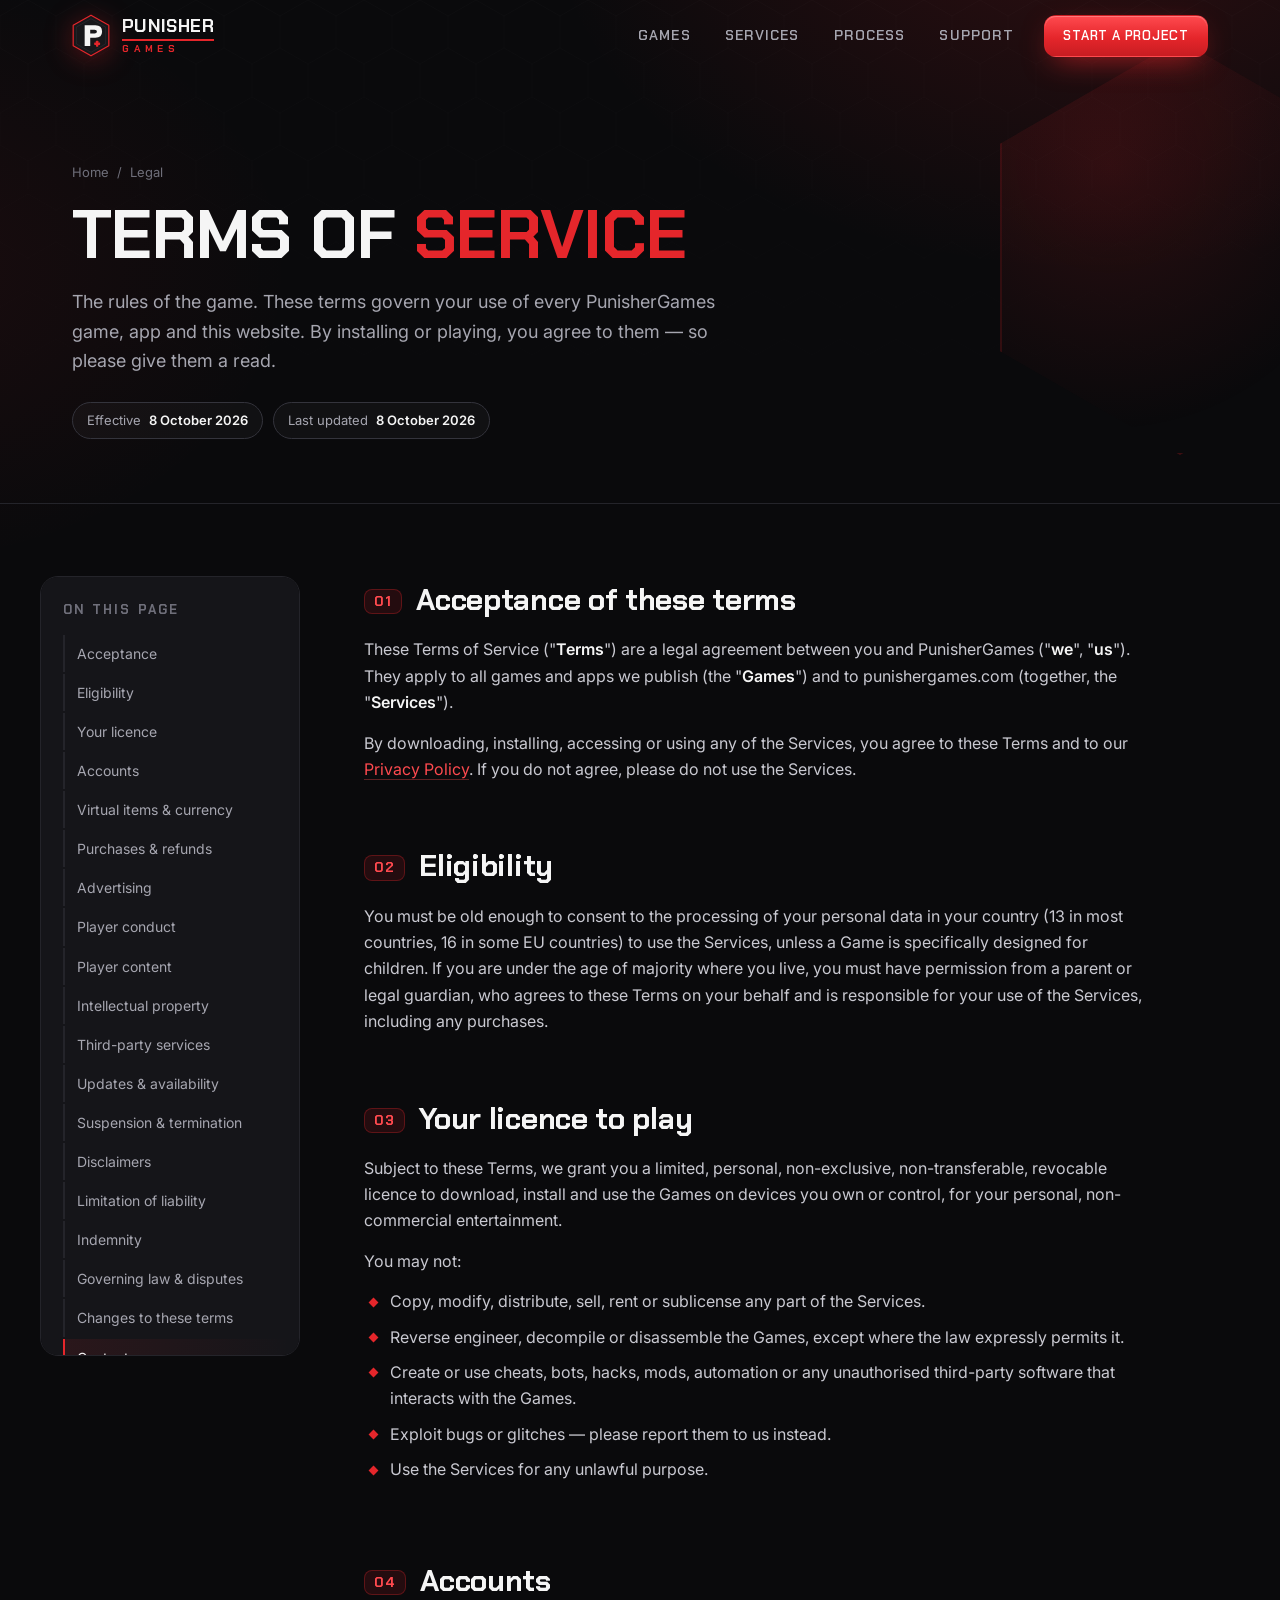
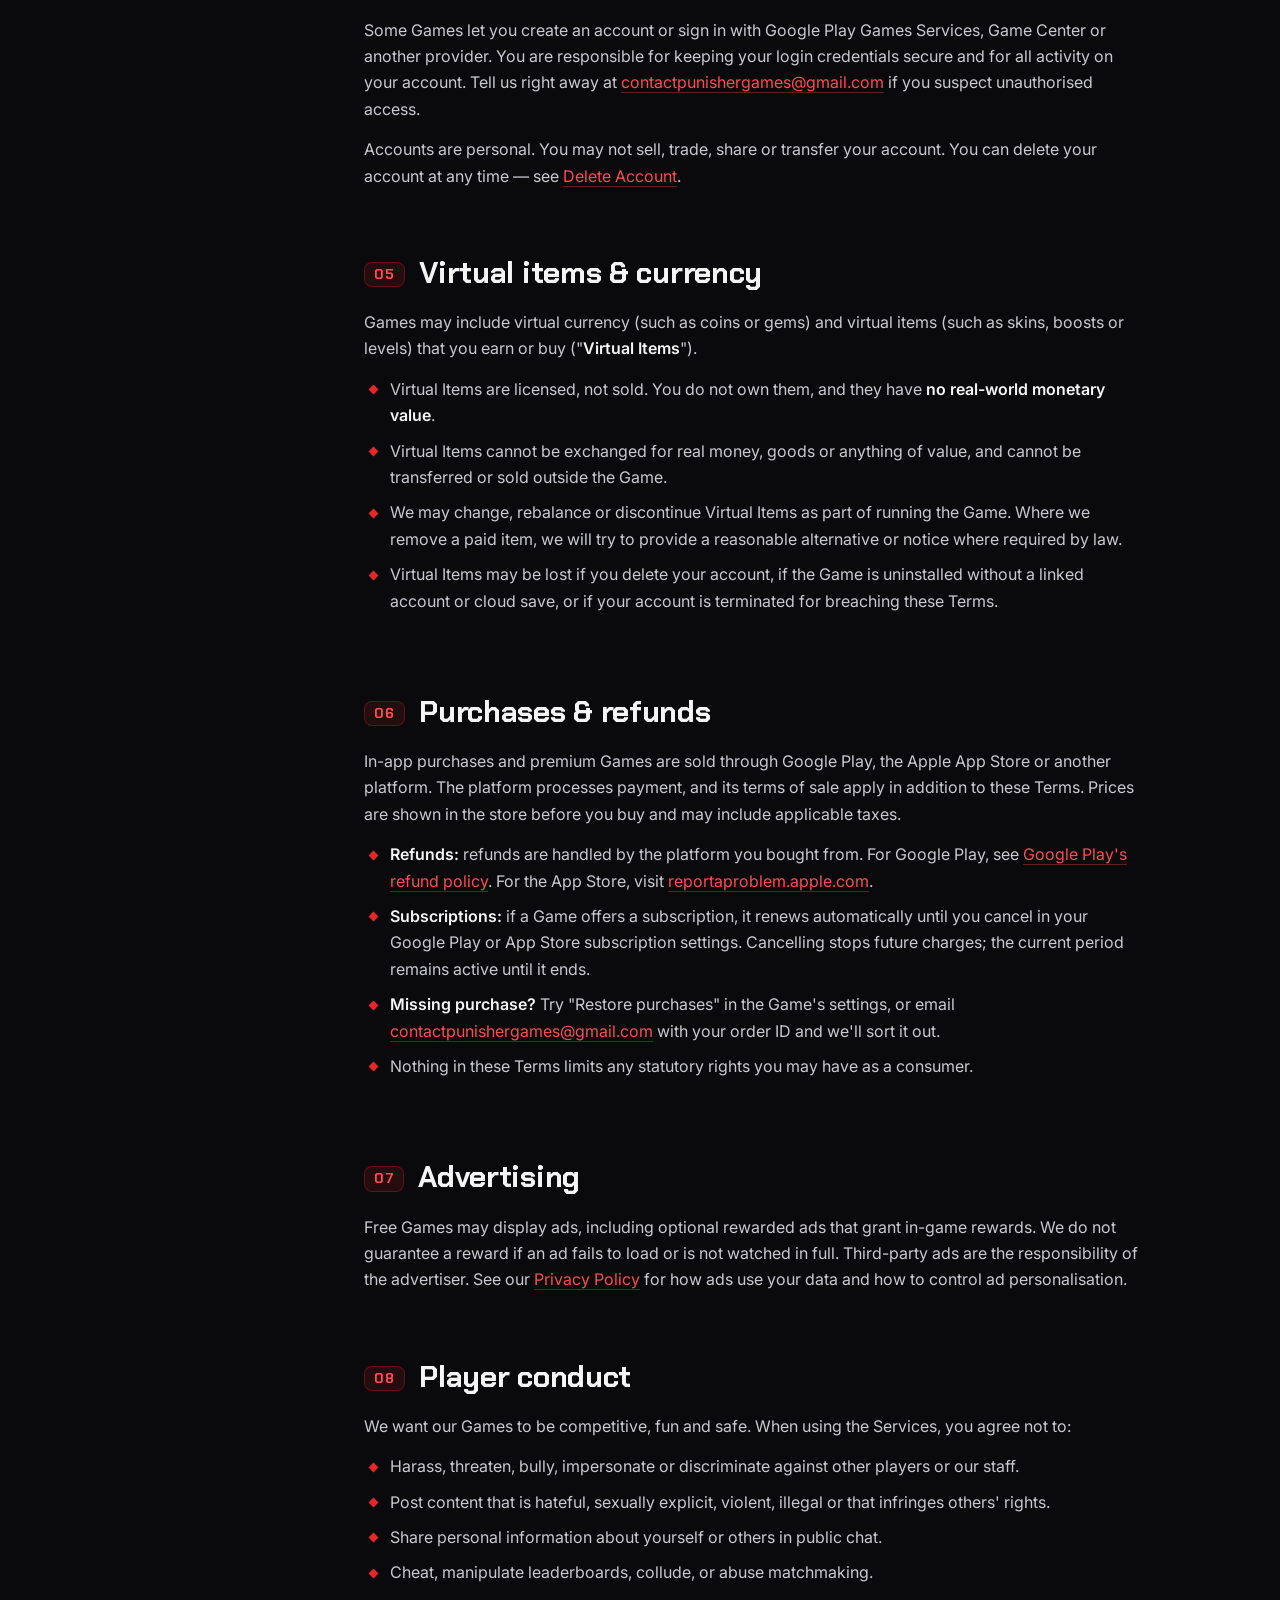
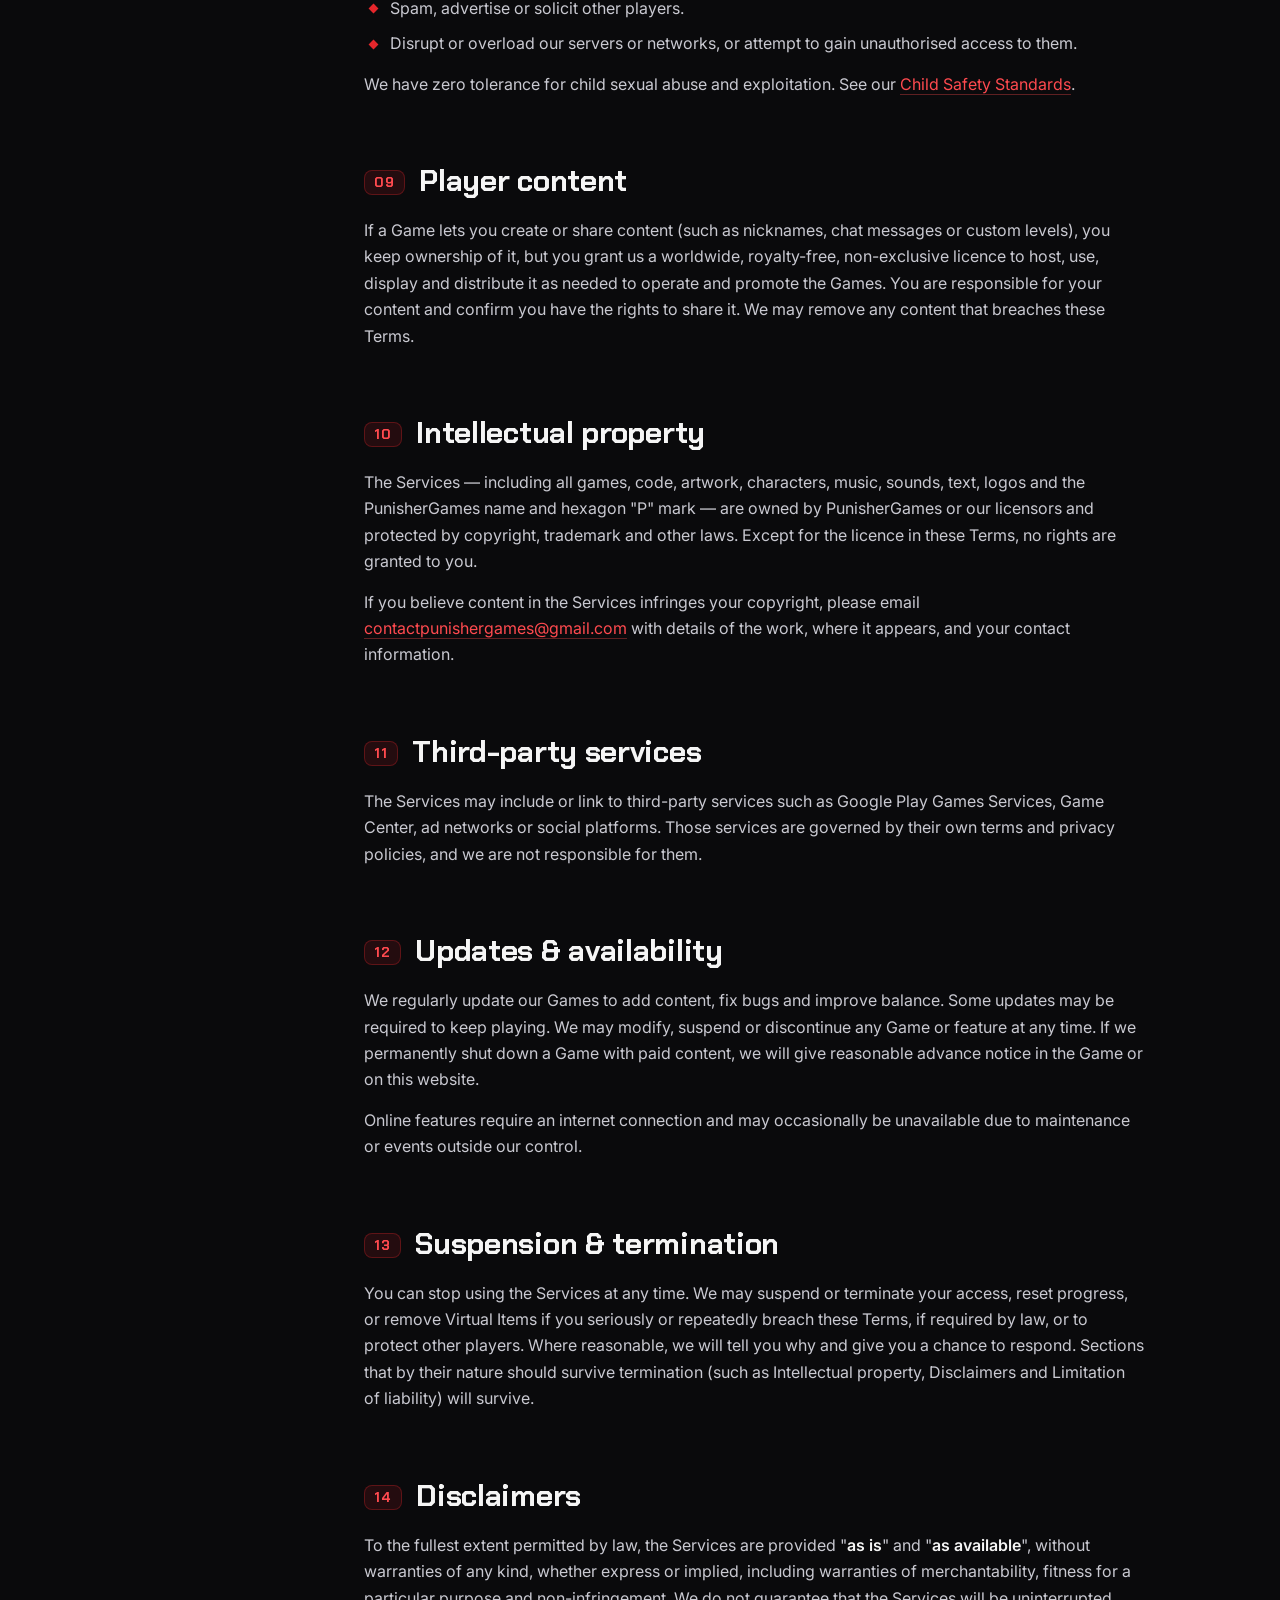
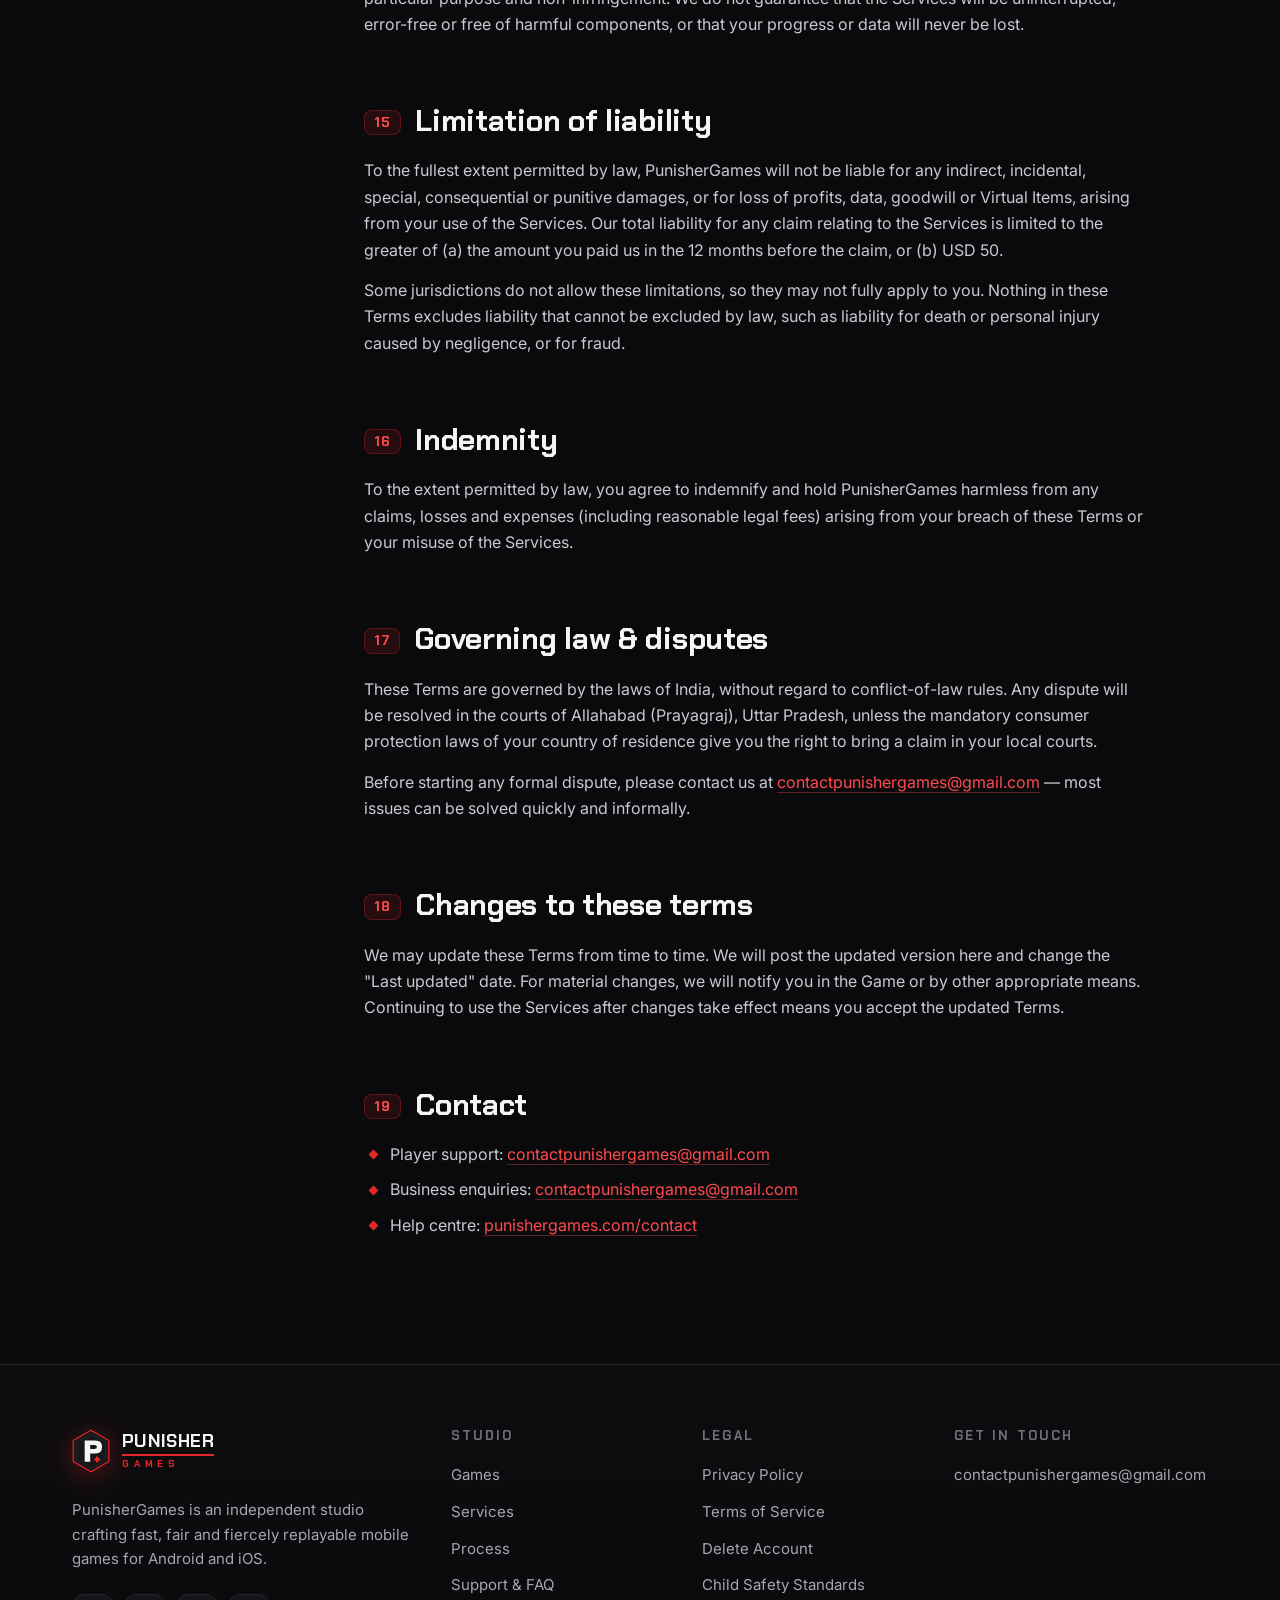
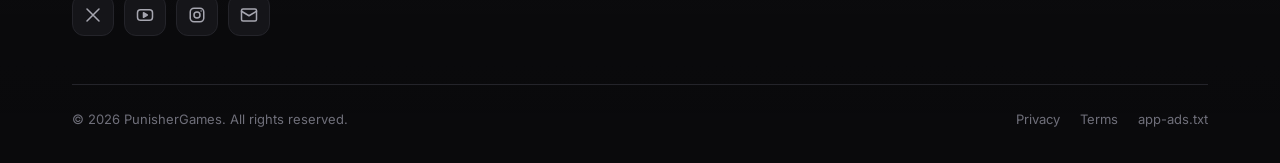
<file: terms.html>
<!doctype html>
<html lang="en">
<head>
  <meta charset="utf-8">
  <meta name="viewport" content="width=device-width, initial-scale=1, viewport-fit=cover">
  <title>Terms of Service | PunisherGames</title>
  <meta name="description" content="The terms that govern your use of PunisherGames mobile games, apps and website, including purchases, virtual items and player conduct.">
  <meta name="theme-color" content="#0a0a0c">
  <link rel="icon" href="/favicon.ico" sizes="48x48">
  <link rel="icon" href="assets/img/favicon.svg" type="image/svg+xml">
  <link rel="apple-touch-icon" href="assets/img/apple-touch-icon.png">
  <link rel="manifest" href="site.webmanifest">
  <link rel="canonical" href="https://punishergames.com/terms.html">
  <meta name="robots" content="index, follow, max-image-preview:large">
  <meta property="og:type" content="website">
  <meta property="og:site_name" content="PunisherGames">
  <meta property="og:title" content="Terms of Service | PunisherGames">
  <meta property="og:description" content="The terms that govern your use of PunisherGames mobile games, apps and website, including purchases, virtual items and player conduct.">
  <meta property="og:url" content="https://punishergames.com/terms.html">
  <meta property="og:image" content="https://punishergames.com/assets/img/og-image.png">
  <meta property="og:image:width" content="1200">
  <meta property="og:image:height" content="630">
  <meta property="og:image:alt" content="PunisherGames – mobile games built to punish boredom. Elephant Run, coming November 2026.">
  <meta name="twitter:card" content="summary_large_image">
  <meta name="twitter:title" content="Terms of Service | PunisherGames">
  <meta name="twitter:description" content="The terms that govern your use of PunisherGames mobile games, apps and website, including purchases, virtual items and player conduct.">
  <meta name="twitter:image" content="https://punishergames.com/assets/img/og-image.png">
  <link rel="preconnect" href="https://fonts.googleapis.com">
  <link rel="preconnect" href="https://fonts.gstatic.com" crossorigin>
  <link href="https://fonts.googleapis.com/css2?family=Chakra+Petch:wght@500;600;700&family=Inter:wght@400;500;600&display=swap" rel="stylesheet">
  <link rel="stylesheet" href="assets/css/style.css">
  <script>document.documentElement.classList.add("js")</script>
</head>
<body>
  <a class="skip-link" href="#main">Skip to content</a>

  <header class="site-header">
    <div class="container header-inner">
      <a class="brand" href="index.html" aria-label="PunisherGames home">
        <img class="brand-mark" src="assets/img/favicon.svg" alt="" width="38" height="44">
        <span class="brand-word"><b>PUNISHER</b><span>GAMES</span></span>
      </a>
      <button class="menu-toggle" type="button" aria-label="Menu" aria-expanded="false" aria-controls="site-nav"><span></span></button>
      <nav class="nav" id="site-nav" aria-label="Main">
        <a href="index.html#games">Games</a>
        <a href="index.html#services">Services</a>
        <a href="index.html#process">Process</a>
        <a href="contact.html">Support</a>
        <a class="btn btn-primary btn-sm" href="contact.html#write">Start a project</a>
      </nav>
    </div>
  </header>

  <main id="main">
    <section class="page-hero">
      <div class="container">
        <nav class="breadcrumb" aria-label="Breadcrumb"><a href="index.html">Home</a><span>/</span><span>Legal</span></nav>
        <h1>Terms of <span class="text-red">Service</span></h1>
        <p>The rules of the game. These terms govern your use of every PunisherGames game, app and this website. By installing or playing, you agree to them — so please give them a read.</p>
        <div class="meta-row">
          <span class="meta-pill">Effective <b>8 October 2026</b></span>
          <span class="meta-pill">Last updated <b>8 October 2026</b></span>
        </div>
      </div>
    </section>

    <div class="container legal">
      <details class="toc" open>
        <summary>On this page</summary>
        <ol>
          <li><a href="#acceptance">Acceptance</a></li>
          <li><a href="#eligibility">Eligibility</a></li>
          <li><a href="#license">Your licence</a></li>
          <li><a href="#accounts">Accounts</a></li>
          <li><a href="#virtual-items">Virtual items &amp; currency</a></li>
          <li><a href="#purchases">Purchases &amp; refunds</a></li>
          <li><a href="#ads">Advertising</a></li>
          <li><a href="#conduct">Player conduct</a></li>
          <li><a href="#content">Player content</a></li>
          <li><a href="#ip">Intellectual property</a></li>
          <li><a href="#third-party">Third-party services</a></li>
          <li><a href="#updates">Updates &amp; availability</a></li>
          <li><a href="#termination">Suspension &amp; termination</a></li>
          <li><a href="#disclaimers">Disclaimers</a></li>
          <li><a href="#liability">Limitation of liability</a></li>
          <li><a href="#indemnity">Indemnity</a></li>
          <li><a href="#law">Governing law &amp; disputes</a></li>
          <li><a href="#changes">Changes to these terms</a></li>
          <li><a href="#contact">Contact</a></li>
        </ol>
      </details>

      <article class="prose">
        <section id="acceptance">
          <h2><span class="n">01</span>Acceptance of these terms</h2>
          <p>These Terms of Service ("<strong>Terms</strong>") are a legal agreement between you and PunisherGames ("<strong>we</strong>", "<strong>us</strong>"). They apply to all games and apps we publish (the "<strong>Games</strong>") and to punishergames.com (together, the "<strong>Services</strong>").</p>
          <p>By downloading, installing, accessing or using any of the Services, you agree to these Terms and to our <a href="privacy-policy.html">Privacy Policy</a>. If you do not agree, please do not use the Services.</p>
        </section>

        <section id="eligibility">
          <h2><span class="n">02</span>Eligibility</h2>
          <p>You must be old enough to consent to the processing of your personal data in your country (13 in most countries, 16 in some EU countries) to use the Services, unless a Game is specifically designed for children. If you are under the age of majority where you live, you must have permission from a parent or legal guardian, who agrees to these Terms on your behalf and is responsible for your use of the Services, including any purchases.</p>
        </section>

        <section id="license">
          <h2><span class="n">03</span>Your licence to play</h2>
          <p>Subject to these Terms, we grant you a limited, personal, non-exclusive, non-transferable, revocable licence to download, install and use the Games on devices you own or control, for your personal, non-commercial entertainment.</p>
          <p>You may not:</p>
          <ul>
            <li>Copy, modify, distribute, sell, rent or sublicense any part of the Services.</li>
            <li>Reverse engineer, decompile or disassemble the Games, except where the law expressly permits it.</li>
            <li>Create or use cheats, bots, hacks, mods, automation or any unauthorised third-party software that interacts with the Games.</li>
            <li>Exploit bugs or glitches — please report them to us instead.</li>
            <li>Use the Services for any unlawful purpose.</li>
          </ul>
        </section>

        <section id="accounts">
          <h2><span class="n">04</span>Accounts</h2>
          <p>Some Games let you create an account or sign in with Google Play Games Services, Game Center or another provider. You are responsible for keeping your login credentials secure and for all activity on your account. Tell us right away at <a href="mailto:contactpunishergames@gmail.com">contactpunishergames@gmail.com</a> if you suspect unauthorised access.</p>
          <p>Accounts are personal. You may not sell, trade, share or transfer your account. You can delete your account at any time — see <a href="delete-account.html">Delete Account</a>.</p>
        </section>

        <section id="virtual-items">
          <h2><span class="n">05</span>Virtual items &amp; currency</h2>
          <p>Games may include virtual currency (such as coins or gems) and virtual items (such as skins, boosts or levels) that you earn or buy ("<strong>Virtual Items</strong>").</p>
          <ul>
            <li>Virtual Items are licensed, not sold. You do not own them, and they have <strong>no real-world monetary value</strong>.</li>
            <li>Virtual Items cannot be exchanged for real money, goods or anything of value, and cannot be transferred or sold outside the Game.</li>
            <li>We may change, rebalance or discontinue Virtual Items as part of running the Game. Where we remove a paid item, we will try to provide a reasonable alternative or notice where required by law.</li>
            <li>Virtual Items may be lost if you delete your account, if the Game is uninstalled without a linked account or cloud save, or if your account is terminated for breaching these Terms.</li>
          </ul>
        </section>

        <section id="purchases">
          <h2><span class="n">06</span>Purchases &amp; refunds</h2>
          <p>In-app purchases and premium Games are sold through Google Play, the Apple App Store or another platform. The platform processes payment, and its terms of sale apply in addition to these Terms. Prices are shown in the store before you buy and may include applicable taxes.</p>
          <ul>
            <li><strong>Refunds:</strong> refunds are handled by the platform you bought from. For Google Play, see <a href="https://support.google.com/googleplay/answer/2479637" target="_blank" rel="noopener">Google Play's refund policy</a>. For the App Store, visit <a href="https://reportaproblem.apple.com" target="_blank" rel="noopener">reportaproblem.apple.com</a>.</li>
            <li><strong>Subscriptions:</strong> if a Game offers a subscription, it renews automatically until you cancel in your Google Play or App Store subscription settings. Cancelling stops future charges; the current period remains active until it ends.</li>
            <li><strong>Missing purchase?</strong> Try "Restore purchases" in the Game's settings, or email <a href="mailto:contactpunishergames@gmail.com">contactpunishergames@gmail.com</a> with your order ID and we'll sort it out.</li>
            <li>Nothing in these Terms limits any statutory rights you may have as a consumer.</li>
          </ul>
        </section>

        <section id="ads">
          <h2><span class="n">07</span>Advertising</h2>
          <p>Free Games may display ads, including optional rewarded ads that grant in-game rewards. We do not guarantee a reward if an ad fails to load or is not watched in full. Third-party ads are the responsibility of the advertiser. See our <a href="privacy-policy.html#ads">Privacy Policy</a> for how ads use your data and how to control ad personalisation.</p>
        </section>

        <section id="conduct">
          <h2><span class="n">08</span>Player conduct</h2>
          <p>We want our Games to be competitive, fun and safe. When using the Services, you agree not to:</p>
          <ul>
            <li>Harass, threaten, bully, impersonate or discriminate against other players or our staff.</li>
            <li>Post content that is hateful, sexually explicit, violent, illegal or that infringes others' rights.</li>
            <li>Share personal information about yourself or others in public chat.</li>
            <li>Cheat, manipulate leaderboards, collude, or abuse matchmaking.</li>
            <li>Spam, advertise or solicit other players.</li>
            <li>Disrupt or overload our servers or networks, or attempt to gain unauthorised access to them.</li>
          </ul>
          <p>We have zero tolerance for child sexual abuse and exploitation. See our <a href="child-safety.html">Child Safety Standards</a>.</p>
        </section>

        <section id="content">
          <h2><span class="n">09</span>Player content</h2>
          <p>If a Game lets you create or share content (such as nicknames, chat messages or custom levels), you keep ownership of it, but you grant us a worldwide, royalty-free, non-exclusive licence to host, use, display and distribute it as needed to operate and promote the Games. You are responsible for your content and confirm you have the rights to share it. We may remove any content that breaches these Terms.</p>
        </section>

        <section id="ip">
          <h2><span class="n">10</span>Intellectual property</h2>
          <p>The Services — including all games, code, artwork, characters, music, sounds, text, logos and the PunisherGames name and hexagon "P" mark — are owned by PunisherGames or our licensors and protected by copyright, trademark and other laws. Except for the licence in these Terms, no rights are granted to you.</p>
          <p>If you believe content in the Services infringes your copyright, please email <a href="mailto:contactpunishergames@gmail.com">contactpunishergames@gmail.com</a> with details of the work, where it appears, and your contact information.</p>
        </section>

        <section id="third-party">
          <h2><span class="n">11</span>Third-party services</h2>
          <p>The Services may include or link to third-party services such as Google Play Games Services, Game Center, ad networks or social platforms. Those services are governed by their own terms and privacy policies, and we are not responsible for them.</p>
        </section>

        <section id="updates">
          <h2><span class="n">12</span>Updates &amp; availability</h2>
          <p>We regularly update our Games to add content, fix bugs and improve balance. Some updates may be required to keep playing. We may modify, suspend or discontinue any Game or feature at any time. If we permanently shut down a Game with paid content, we will give reasonable advance notice in the Game or on this website.</p>
          <p>Online features require an internet connection and may occasionally be unavailable due to maintenance or events outside our control.</p>
        </section>

        <section id="termination">
          <h2><span class="n">13</span>Suspension &amp; termination</h2>
          <p>You can stop using the Services at any time. We may suspend or terminate your access, reset progress, or remove Virtual Items if you seriously or repeatedly breach these Terms, if required by law, or to protect other players. Where reasonable, we will tell you why and give you a chance to respond. Sections that by their nature should survive termination (such as Intellectual property, Disclaimers and Limitation of liability) will survive.</p>
        </section>

        <section id="disclaimers">
          <h2><span class="n">14</span>Disclaimers</h2>
          <p>To the fullest extent permitted by law, the Services are provided "<strong>as is</strong>" and "<strong>as available</strong>", without warranties of any kind, whether express or implied, including warranties of merchantability, fitness for a particular purpose and non-infringement. We do not guarantee that the Services will be uninterrupted, error-free or free of harmful components, or that your progress or data will never be lost.</p>
        </section>

        <section id="liability">
          <h2><span class="n">15</span>Limitation of liability</h2>
          <p>To the fullest extent permitted by law, PunisherGames will not be liable for any indirect, incidental, special, consequential or punitive damages, or for loss of profits, data, goodwill or Virtual Items, arising from your use of the Services. Our total liability for any claim relating to the Services is limited to the greater of (a) the amount you paid us in the 12 months before the claim, or (b) USD 50.</p>
          <p>Some jurisdictions do not allow these limitations, so they may not fully apply to you. Nothing in these Terms excludes liability that cannot be excluded by law, such as liability for death or personal injury caused by negligence, or for fraud.</p>
        </section>

        <section id="indemnity">
          <h2><span class="n">16</span>Indemnity</h2>
          <p>To the extent permitted by law, you agree to indemnify and hold PunisherGames harmless from any claims, losses and expenses (including reasonable legal fees) arising from your breach of these Terms or your misuse of the Services.</p>
        </section>

        <section id="law">
          <h2><span class="n">17</span>Governing law &amp; disputes</h2>
          <p>These Terms are governed by the laws of India, without regard to conflict-of-law rules. Any dispute will be resolved in the courts of Allahabad (Prayagraj), Uttar Pradesh, unless the mandatory consumer protection laws of your country of residence give you the right to bring a claim in your local courts.</p>
          <p>Before starting any formal dispute, please contact us at <a href="mailto:contactpunishergames@gmail.com">contactpunishergames@gmail.com</a> — most issues can be solved quickly and informally.</p>
        </section>

        <section id="changes">
          <h2><span class="n">18</span>Changes to these terms</h2>
          <p>We may update these Terms from time to time. We will post the updated version here and change the "Last updated" date. For material changes, we will notify you in the Game or by other appropriate means. Continuing to use the Services after changes take effect means you accept the updated Terms.</p>
        </section>

        <section id="contact">
          <h2><span class="n">19</span>Contact</h2>
          <ul>
            <li>Player support: <a href="mailto:contactpunishergames@gmail.com">contactpunishergames@gmail.com</a></li>
            <li>Business enquiries: <a href="mailto:contactpunishergames@gmail.com">contactpunishergames@gmail.com</a></li>
            <li>Help centre: <a href="contact.html">punishergames.com/contact</a></li>
          </ul>
        </section>
      </article>
    </div>
  </main>

  <footer class="site-footer">
    <div class="container">
      <div class="footer-grid">
        <div class="footer-about">
          <a class="brand" href="index.html" aria-label="PunisherGames home">
            <img class="brand-mark" src="assets/img/favicon.svg" alt="" width="38" height="44">
            <span class="brand-word"><b>PUNISHER</b><span>GAMES</span></span>
          </a>
          <p>PunisherGames is an independent studio crafting fast, fair and fiercely replayable mobile games for Android and iOS.</p>
          <div class="socials">
            <a href="#" aria-label="PunisherGames on X"><svg viewBox="0 0 24 24" fill="none" stroke="currentColor" stroke-width="2" stroke-linecap="round" aria-hidden="true"><path d="M4 4l16 16M20 4 4 20"/></svg></a>
            <a href="#" aria-label="PunisherGames on YouTube"><svg viewBox="0 0 24 24" fill="none" stroke="currentColor" stroke-width="2" stroke-linejoin="round" aria-hidden="true"><rect x="2" y="5" width="20" height="14" rx="4"/><path d="m10 9 5 3-5 3z" fill="currentColor"/></svg></a>
            <a href="#" aria-label="PunisherGames on Instagram"><svg viewBox="0 0 24 24" fill="none" stroke="currentColor" stroke-width="2" stroke-linecap="round" aria-hidden="true"><rect x="3" y="3" width="18" height="18" rx="5"/><circle cx="12" cy="12" r="4"/><path d="M17.5 6.5h.01"/></svg></a>
            <a href="mailto:contactpunishergames@gmail.com" aria-label="Email PunisherGames"><svg viewBox="0 0 24 24" fill="none" stroke="currentColor" stroke-width="2" stroke-linecap="round" stroke-linejoin="round" aria-hidden="true"><rect x="2" y="4" width="20" height="16" rx="2"/><path d="m22 7-10 6L2 7"/></svg></a>
          </div>
        </div>
        <div class="footer-col">
          <h4>Studio</h4>
          <ul>
            <li><a href="index.html#games">Games</a></li>
            <li><a href="index.html#services">Services</a></li>
            <li><a href="index.html#process">Process</a></li>
            <li><a href="contact.html">Support &amp; FAQ</a></li>
          </ul>
        </div>
        <div class="footer-col">
          <h4>Legal</h4>
          <ul>
            <li><a href="privacy-policy.html">Privacy Policy</a></li>
            <li><a href="terms.html" aria-current="page">Terms of Service</a></li>
            <li><a href="delete-account.html">Delete Account</a></li>
            <li><a href="child-safety.html">Child Safety Standards</a></li>
          </ul>
        </div>
        <div class="footer-col">
          <h4>Get in touch</h4>
          <ul>
            <li><a href="mailto:contactpunishergames@gmail.com">contactpunishergames@gmail.com</a></li>
          </ul>
        </div>
      </div>
      <div class="footer-bottom">
        <span>© <span data-year>2026</span> PunisherGames. All rights reserved.</span>
        <nav aria-label="Legal">
          <a href="privacy-policy.html">Privacy</a>
          <a href="terms.html">Terms</a>
          <a href="app-ads.txt">app-ads.txt</a>
        </nav>
      </div>
    </div>
  </footer>

  <script src="assets/js/main.js" defer></script>
</body>
</html>
</file>
<file: assets/css/style.css>
/* ==========================================================================
   PunisherGames — site styles
   ========================================================================== */

:root {
  --bg: #0a0a0c;
  --bg-2: #0f0f12;
  --surface: #151519;
  --surface-2: #1b1b20;
  --line: #24242a;
  --line-2: #34343c;
  --text: #f5f5f5;
  --muted: #a6a6b0;
  --dim: #6f6f7a;
  --red: #e5262b;
  --red-hi: #ff4a4f;
  --red-lo: #8f1216;
  --amber: #ffb020;
  --steel: #4fb3ff;
  --green: #2ee59d;

  --radius: 20px;
  --radius-sm: 12px;
  --container: 1200px;
  --gutter: clamp(16px, 4vw, 32px);
  --header-h: 72px;

  --font-display: "Chakra Petch", "Arial Black", system-ui, sans-serif;
  --font-body: "Inter", system-ui, -apple-system, "Segoe UI", sans-serif;
  --ease: cubic-bezier(.2, .7, .2, 1);
}

*, *::before, *::after { box-sizing: border-box; }
* { margin: 0; padding: 0; }

html {
  scroll-behavior: smooth;
  scroll-padding-top: calc(var(--header-h) + 24px);
  -webkit-text-size-adjust: 100%;
}

body {
  background: var(--bg);
  color: var(--text);
  font-family: var(--font-body);
  font-size: 16px;
  line-height: 1.65;
  overflow-x: hidden;
  -webkit-font-smoothing: antialiased;
  -moz-osx-font-smoothing: grayscale;
}

/* Hex grid + glow atmosphere behind everything */
body::before {
  content: "";
  position: fixed;
  inset: 0;
  z-index: -2;
  background:
    radial-gradient(900px 600px at 85% -10%, rgba(229, 38, 43, .16), transparent 60%),
    radial-gradient(700px 500px at -10% 30%, rgba(229, 38, 43, .08), transparent 60%),
    var(--bg);
}
body::after {
  content: "";
  position: fixed;
  inset: 0;
  z-index: -1;
  opacity: .5;
  pointer-events: none;
  background-image: url("data:image/svg+xml,%3Csvg xmlns='http://www.w3.org/2000/svg' width='56' height='97' viewBox='0 0 56 97'%3E%3Cpath d='M28 0 56 16v32L28 64 0 48V16zM28 64v33M0 16-28 0M56 16 84 0' fill='none' stroke='%23ffffff' stroke-opacity='.035' stroke-width='1'/%3E%3C/svg%3E");
  mask-image: linear-gradient(to bottom, #000 0%, transparent 70%);
  -webkit-mask-image: linear-gradient(to bottom, #000 0%, transparent 70%);
}

img, svg { display: block; max-width: 100%; }
a { color: inherit; text-decoration: none; }
button, input, select, textarea { font: inherit; color: inherit; }
::selection { background: var(--red); color: #fff; }

:focus-visible {
  outline: 2px solid var(--red-hi);
  outline-offset: 3px;
  border-radius: 6px;
}

.container {
  width: 100%;
  max-width: var(--container);
  margin: 0 auto;
  padding: 0 var(--gutter);
}

.skip-link {
  position: absolute;
  left: 16px;
  top: -60px;
  z-index: 100;
  background: var(--red);
  color: #fff;
  padding: 10px 16px;
  border-radius: 10px;
  font-weight: 600;
  transition: top .2s;
}
.skip-link:focus { top: 16px; }

/* ---------- Typography ---------- */

h1, h2, h3, h4 {
  font-family: var(--font-display);
  font-weight: 700;
  line-height: 1.08;
  letter-spacing: -.01em;
}

.eyebrow {
  display: inline-flex;
  align-items: center;
  gap: 10px;
  font-family: var(--font-display);
  font-size: 13px;
  font-weight: 600;
  letter-spacing: .18em;
  text-transform: uppercase;
  color: var(--red-hi);
}
.eyebrow::before {
  content: "";
  width: 22px;
  height: 2px;
  background: currentColor;
  border-radius: 2px;
}

.section-head {
  max-width: 720px;
  margin-bottom: clamp(36px, 6vw, 64px);
}
.section-head h2 {
  font-size: clamp(32px, 5vw, 54px);
  margin: 14px 0 16px;
  text-transform: uppercase;
}
.section-head p {
  color: var(--muted);
  font-size: clamp(16px, 1.6vw, 18px);
}
.section-head.center { margin-left: auto; margin-right: auto; text-align: center; }
.section-head.center .eyebrow::after {
  content: "";
  width: 22px;
  height: 2px;
  background: currentColor;
  border-radius: 2px;
}

.text-red { color: var(--red); }
.text-gradient {
  background: linear-gradient(100deg, var(--red-hi), var(--red) 45%, #ff8a3d);
  -webkit-background-clip: text;
  background-clip: text;
  color: transparent;
}

/* ---------- Buttons ---------- */

.btn {
  --b-bg: var(--surface-2);
  position: relative;
  display: inline-flex;
  align-items: center;
  justify-content: center;
  gap: 10px;
  min-height: 52px;
  padding: 0 26px;
  border: 1px solid var(--line-2);
  border-radius: 14px;
  background: var(--b-bg);
  font-family: var(--font-display);
  font-weight: 600;
  font-size: 15px;
  letter-spacing: .06em;
  text-transform: uppercase;
  cursor: pointer;
  transition: transform .25s var(--ease), box-shadow .25s var(--ease), background .25s, border-color .25s;
  white-space: nowrap;
}
.btn:hover { transform: translateY(-2px); border-color: #4a4a54; }
.btn svg { width: 18px; height: 18px; flex: none; }

.btn-primary {
  --b-bg: linear-gradient(180deg, var(--red-hi), var(--red) 55%, #c81d22);
  border-color: transparent;
  color: #fff;
  box-shadow: 0 10px 30px -10px rgba(229, 38, 43, .8), inset 0 1px 0 rgba(255, 255, 255, .25);
}
.btn-primary:hover {
  border-color: transparent;
  box-shadow: 0 16px 40px -10px rgba(229, 38, 43, .95), inset 0 1px 0 rgba(255, 255, 255, .3);
}
.btn-ghost { --b-bg: rgba(255, 255, 255, .03); backdrop-filter: blur(8px); }
.btn-sm { min-height: 42px; padding: 0 18px; font-size: 13px; border-radius: 12px; }
.btn-block { width: 100%; }

/* ---------- Header ---------- */

.site-header {
  position: fixed;
  inset: 0 0 auto 0;
  z-index: 50;
  height: var(--header-h);
  transition: background .3s, border-color .3s, backdrop-filter .3s;
  border-bottom: 1px solid transparent;
}
.site-header.scrolled,
.site-header.menu-open {
  background: rgba(10, 10, 12, .78);
  backdrop-filter: blur(16px) saturate(140%);
  -webkit-backdrop-filter: blur(16px) saturate(140%);
  border-bottom-color: var(--line);
}
.header-inner {
  height: 100%;
  display: flex;
  align-items: center;
  justify-content: space-between;
  gap: 24px;
}

.brand {
  display: inline-flex;
  align-items: center;
  gap: 12px;
  flex: none;
}
.brand-mark { width: 38px; height: auto; filter: drop-shadow(0 4px 14px rgba(229, 38, 43, .35)); }
.brand-word {
  display: flex;
  flex-direction: column;
  line-height: 1;
  font-family: "Arial Black", var(--font-display);
  font-weight: 900;
}
.brand-word b { font-size: 18px; letter-spacing: .02em; }
.brand-word span {
  font-size: 10px;
  letter-spacing: .48em;
  color: var(--red);
  margin-top: 4px;
  padding-top: 3px;
  border-top: 2px solid var(--red);
}

.nav { display: flex; align-items: center; gap: 6px; }
.nav a:not(.btn) {
  position: relative;
  padding: 10px 14px;
  font-family: var(--font-display);
  font-size: 14px;
  font-weight: 600;
  letter-spacing: .08em;
  text-transform: uppercase;
  color: var(--muted);
  transition: color .2s;
}
.nav a:not(.btn)::after {
  content: "";
  position: absolute;
  left: 14px;
  right: 14px;
  bottom: 4px;
  height: 2px;
  background: var(--red);
  transform: scaleX(0);
  transition: transform .3s var(--ease);
}
.nav a:not(.btn):hover,
.nav a[aria-current="page"] { color: var(--text); }
.nav a:not(.btn):hover::after,
.nav a[aria-current="page"]::after { transform: scaleX(1); }
.nav .btn { margin-left: 10px; }

.menu-toggle {
  display: none;
  width: 46px;
  height: 46px;
  border-radius: 12px;
  border: 1px solid var(--line-2);
  background: var(--surface);
  cursor: pointer;
  place-items: center;
}
.menu-toggle span,
.menu-toggle span::before,
.menu-toggle span::after {
  display: block;
  width: 20px;
  height: 2px;
  background: var(--text);
  border-radius: 2px;
  position: relative;
  transition: transform .3s var(--ease), background .2s;
}
.menu-toggle span::before,
.menu-toggle span::after { content: ""; position: absolute; left: 0; }
.menu-toggle span::before { top: -6px; }
.menu-toggle span::after { top: 6px; }
.menu-open .menu-toggle span { background: transparent; }
.menu-open .menu-toggle span::before { transform: translateY(6px) rotate(45deg); }
.menu-open .menu-toggle span::after { transform: translateY(-6px) rotate(-45deg); }

@media (max-width: 900px) {
  .menu-toggle { display: grid; }
  .nav {
    position: fixed;
    top: var(--header-h);
    left: 0;
    right: 0;
    flex-direction: column;
    align-items: stretch;
    gap: 0;
    padding: 12px var(--gutter) 28px;
    background: rgba(10, 10, 12, .97);
    border-bottom: 1px solid var(--line);
    transform: translateY(-12px);
    opacity: 0;
    visibility: hidden;
    transition: opacity .25s, transform .25s var(--ease), visibility .25s;
  }
  .menu-open .nav { opacity: 1; transform: none; visibility: visible; }
  .nav a:not(.btn) {
    padding: 16px 4px;
    font-size: 16px;
    border-bottom: 1px solid var(--line);
  }
  .nav a:not(.btn)::after { display: none; }
  .nav .btn { margin: 20px 0 0; }
}

/* ---------- Hero ---------- */

.hero {
  position: relative;
  padding: calc(var(--header-h) + clamp(40px, 8vw, 96px)) 0 clamp(64px, 9vw, 120px);
  overflow: hidden;
}
.hero-grid {
  display: grid;
  grid-template-columns: 1.15fr .85fr;
  align-items: center;
  gap: clamp(40px, 6vw, 80px);
}
.hero-badge {
  display: inline-flex;
  align-items: center;
  gap: 10px;
  padding: 7px 14px 7px 8px;
  border: 1px solid var(--line-2);
  border-radius: 999px;
  background: rgba(255, 255, 255, .03);
  font-size: 13px;
  color: var(--muted);
  backdrop-filter: blur(8px);
}
.hero-badge .dot {
  display: inline-flex;
  align-items: center;
  gap: 6px;
  padding: 3px 10px;
  border-radius: 999px;
  background: rgba(229, 38, 43, .14);
  color: var(--red-hi);
  font-weight: 600;
  font-size: 12px;
  letter-spacing: .04em;
}
.hero-badge .dot::before {
  content: "";
  width: 6px;
  height: 6px;
  border-radius: 50%;
  background: var(--red-hi);
  box-shadow: 0 0 0 0 rgba(255, 74, 79, .7);
  animation: pulse 2s infinite;
}

.hero h1 {
  margin: 26px 0 22px;
  font-size: clamp(42px, 5.6vw, 78px);
  line-height: .98;
  text-transform: uppercase;
  letter-spacing: -.02em;
}
.hero h1 .line { display: block; }
.hero h1 .strike {
  position: relative;
  display: inline-block;
}
.hero h1 .strike::after {
  content: "";
  position: absolute;
  left: -2%;
  right: -2%;
  bottom: .08em;
  height: .12em;
  background: var(--red);
  transform: skewX(-18deg) scaleX(0);
  transform-origin: left;
  animation: slash .8s .6s var(--ease) forwards;
}
.hero-lead {
  max-width: 560px;
  font-size: clamp(17px, 1.8vw, 19px);
  color: var(--muted);
}
.hero-actions {
  display: flex;
  flex-wrap: wrap;
  gap: 14px;
  margin-top: 36px;
}
.hero-stats {
  display: grid;
  grid-template-columns: repeat(3, auto);
  justify-content: start;
  gap: 14px 40px;
  margin-top: 52px;
  padding-top: 28px;
  border-top: 1px solid var(--line);
}
.hero-stats strong {
  display: block;
  font-family: var(--font-display);
  font-size: clamp(26px, 3vw, 34px);
  line-height: 1;
}
.hero-stats span { font-size: 13px; color: var(--dim); letter-spacing: .02em; }

/* Phone mockup */
.hero-visual {
  position: relative;
  display: grid;
  place-items: center;
  min-height: 560px;
}
.hero-visual::before {
  content: "";
  position: absolute;
  width: 420px;
  height: 420px;
  border-radius: 50%;
  background: radial-gradient(circle, rgba(229, 38, 43, .45), transparent 65%);
  filter: blur(30px);
}
.hex-ring {
  position: absolute;
  width: 480px;
  height: 480px;
  opacity: .5;
  animation: spin 40s linear infinite;
}
.hex-ring.r2 { width: 380px; height: 380px; opacity: .35; animation-duration: 28s; animation-direction: reverse; }

.phone {
  position: relative;
  z-index: 2;
  width: 270px;
  aspect-ratio: 9 / 19;
  padding: 10px;
  border-radius: 46px;
  background: linear-gradient(145deg, #2a2a31, #0d0d10 40%, #1d1d22);
  box-shadow:
    0 0 0 1px #3b3b44,
    0 40px 80px -20px rgba(0, 0, 0, .9),
    0 30px 90px -30px rgba(229, 38, 43, .6),
    inset 0 0 0 2px #060608;
  transform: rotate(-6deg);
  animation: float 7s ease-in-out infinite;
}
.phone::before {
  content: "";
  position: absolute;
  top: 20px;
  left: 50%;
  width: 78px;
  height: 22px;
  margin-left: -39px;
  border-radius: 20px;
  background: #050506;
  z-index: 5;
}
.screen {
  position: relative;
  height: 100%;
  border-radius: 37px;
  overflow: hidden;
  background:
    radial-gradient(120% 60% at 50% 0%, #3a0a0d, transparent 70%),
    linear-gradient(180deg, #16060a, #08080a);
  isolation: isolate;
}
.screen-grid {
  position: absolute;
  inset: 0;
  background-image: url("data:image/svg+xml,%3Csvg xmlns='http://www.w3.org/2000/svg' width='28' height='48.5' viewBox='0 0 28 48.5'%3E%3Cpath d='M14 0 28 8v16L14 32 0 24V8zM14 32v16.5' fill='none' stroke='%23e5262b' stroke-opacity='.22' stroke-width='1'/%3E%3C/svg%3E");
  animation: scroll-grid 3s linear infinite;
  mask-image: linear-gradient(to bottom, transparent, #000 30%, #000 70%, transparent);
  -webkit-mask-image: linear-gradient(to bottom, transparent, #000 30%, #000 70%, transparent);
}
.hud {
  position: absolute;
  top: 50px;
  left: 16px;
  right: 16px;
  display: flex;
  justify-content: space-between;
  align-items: center;
  font-family: var(--font-display);
  font-size: 11px;
  font-weight: 700;
  letter-spacing: .12em;
  z-index: 3;
}
.hud .score small { display: block; font-size: 8px; color: var(--dim); letter-spacing: .2em; }
.hud .score b { font-size: 16px; color: #fff; }
.hud .hearts { display: flex; gap: 4px; }
.hud .hearts i {
  width: 12px;
  height: 12px;
  background: var(--red);
  clip-path: polygon(50% 100%, 0 40%, 0 15%, 25% 0, 50% 18%, 75% 0, 100% 15%, 100% 40%);
}
.hud .hearts i.off { background: #3a3a42; }
.hp {
  position: absolute;
  top: 88px;
  left: 16px;
  right: 16px;
  height: 5px;
  border-radius: 4px;
  background: #2a2a30;
  overflow: hidden;
  z-index: 3;
}
.hp::after {
  content: "";
  position: absolute;
  inset: 0;
  width: 72%;
  background: linear-gradient(90deg, var(--red), var(--amber));
  animation: hp 6s ease-in-out infinite;
}

.enemy {
  position: absolute;
  top: -40px;
  width: 26px;
  height: 30px;
  background: linear-gradient(180deg, #ff6b6f, var(--red-lo));
  clip-path: polygon(50% 0, 100% 25%, 100% 75%, 50% 100%, 0 75%, 0 25%);
  filter: drop-shadow(0 0 8px rgba(229, 38, 43, .9));
  animation: fall 3.2s linear infinite;
  z-index: 2;
}
.enemy.e1 { left: 18%; animation-delay: 0s; }
.enemy.e2 { left: 62%; animation-delay: 1.1s; width: 20px; height: 23px; }
.enemy.e3 { left: 40%; animation-delay: 2.1s; }
.enemy.e4 { left: 78%; animation-delay: .5s; width: 18px; height: 21px; background: linear-gradient(180deg, #ffd27a, #b36b00); filter: drop-shadow(0 0 8px rgba(255, 176, 32, .9)); }

.player {
  position: absolute;
  bottom: 150px;
  left: 50%;
  width: 34px;
  margin-left: -17px;
  z-index: 3;
  animation: strafe 3.2s ease-in-out infinite;
}
.player svg { filter: drop-shadow(0 0 10px rgba(255, 255, 255, .5)); }
.bullet {
  position: absolute;
  left: 50%;
  bottom: 34px;
  width: 3px;
  height: 14px;
  margin-left: -1.5px;
  border-radius: 3px;
  background: linear-gradient(#fff, var(--red-hi));
  box-shadow: 0 0 8px var(--red-hi);
  animation: shoot .6s linear infinite;
}
.bullet.b2 { animation-delay: .3s; }

.combo {
  position: absolute;
  top: 38%;
  left: 50%;
  transform: translateX(-50%);
  font-family: var(--font-display);
  font-weight: 700;
  font-size: 22px;
  letter-spacing: .1em;
  color: var(--amber);
  text-shadow: 0 0 18px rgba(255, 176, 32, .8);
  animation: combo 3.2s ease-out infinite;
  z-index: 3;
  white-space: nowrap;
}

.controls {
  position: absolute;
  left: 18px;
  right: 18px;
  bottom: 28px;
  display: flex;
  justify-content: space-between;
  align-items: center;
  z-index: 3;
}
.dpad { position: relative; width: 70px; height: 70px; opacity: .9; }
.dpad::before, .dpad::after {
  content: "";
  position: absolute;
  background: rgba(255, 255, 255, .1);
  border: 1px solid rgba(255, 255, 255, .18);
  border-radius: 6px;
}
.dpad::before { left: 24px; top: 0; width: 22px; height: 70px; }
.dpad::after { top: 24px; left: 0; width: 70px; height: 22px; }
.abtns { display: flex; gap: 10px; align-items: flex-end; }
.abtns i {
  width: 38px;
  height: 38px;
  border-radius: 50%;
  display: grid;
  place-items: center;
  font-style: normal;
  font-family: var(--font-display);
  font-weight: 700;
  font-size: 13px;
  background: rgba(229, 38, 43, .2);
  border: 1px solid rgba(229, 38, 43, .55);
  color: var(--red-hi);
}
.abtns i:first-child { margin-bottom: 18px; background: rgba(255, 255, 255, .06); border-color: rgba(255, 255, 255, .2); color: var(--muted); }
.abtns i:last-child { animation: press .6s infinite; }

.float-card {
  position: absolute;
  z-index: 3;
  display: flex;
  align-items: center;
  gap: 12px;
  padding: 12px 16px;
  border-radius: 16px;
  border: 1px solid var(--line-2);
  background: rgba(21, 21, 25, .82);
  backdrop-filter: blur(14px);
  -webkit-backdrop-filter: blur(14px);
  box-shadow: 0 20px 40px -15px rgba(0, 0, 0, .8);
  font-size: 13px;
  white-space: nowrap;
}
.float-card b { display: block; font-family: var(--font-display); font-size: 15px; letter-spacing: .02em; }
.float-card small { color: var(--dim); }
.float-card .ic {
  width: 38px;
  height: 38px;
  flex: none;
  display: grid;
  place-items: center;
  border-radius: 11px;
  background: rgba(229, 38, 43, .14);
  color: var(--red-hi);
}
.float-card .ic svg { width: 20px; height: 20px; }
.float-card.fc1 { top: 26%; left: -6%; animation: float 6s ease-in-out infinite; }
.float-card.fc2 { bottom: 16%; right: -6%; animation: float 6.5s 1s ease-in-out infinite; }
.float-card.fc2 .ic { background: rgba(46, 229, 157, .12); color: var(--green); }
.float-card.fc3 { top: 60%; left: -10%; animation: float 7s .5s ease-in-out infinite; }
.float-card.fc3 .ic { background: rgba(255, 176, 32, .12); color: var(--amber); }
.stars { color: var(--amber); letter-spacing: 2px; }

@media (max-width: 1020px) {
  .hero-grid { grid-template-columns: 1fr; }
  .hero-copy { text-align: center; }
  .hero-lead { margin: 0 auto; }
  .hero-actions { justify-content: center; }
  .hero-stats { justify-content: center; }
  .float-card.fc1 { left: 2%; }
  .float-card.fc2 { right: 2%; }
  .float-card.fc3 { left: 0; }
}
@media (max-width: 560px) {
  .hero-visual { min-height: 500px; }
  .phone { width: 230px; border-radius: 40px; }
  .screen { border-radius: 31px; }
  .hex-ring { width: 360px; height: 360px; }
  .hex-ring.r2 { width: 290px; height: 290px; }
  .float-card { padding: 9px 12px; font-size: 12px; }
  .float-card .ic { width: 32px; height: 32px; }
  .float-card b { font-size: 13px; }
  .float-card.fc1 { top: 30%; left: 0; }
  .float-card.fc2 { bottom: 6%; right: 0; }
  .float-card.fc3 { display: none; }
  .hero-stats { grid-template-columns: repeat(3, 1fr); gap: 14px; text-align: center; }
}

/* ---------- Launch banner ---------- */

.launch { position: relative; padding: 0 0 clamp(64px, 9vw, 110px); }
.launch-bar {
  display: flex;
  align-items: flex-end;
  justify-content: space-between;
  gap: 20px 32px;
  flex-wrap: wrap;
  margin-bottom: 24px;
}
.launch-bar h2 {
  font-size: clamp(28px, 4vw, 46px);
  text-transform: uppercase;
  margin-top: 12px;
}
.launch-banner {
  position: relative;
  border-radius: 28px;
  overflow: hidden;
  border: 1px solid rgba(255, 206, 0, .25);
  box-shadow:
    0 40px 90px -40px rgba(46, 200, 90, .55),
    0 30px 70px -30px rgba(0, 0, 0, .9);
  transition: transform .6s var(--ease), box-shadow .6s var(--ease);
}
.launch-banner:hover {
  transform: translateY(-4px);
  box-shadow:
    0 50px 110px -40px rgba(46, 200, 90, .7),
    0 30px 70px -30px rgba(0, 0, 0, .9);
}
.launch-banner img { width: 100%; height: auto; }
.launch-ribbon {
  position: absolute;
  top: 18px;
  left: 18px;
  z-index: 1;
  padding: 7px 14px;
  border-radius: 999px;
  background: #ffcf2e;
  color: #1b1200;
  font-family: var(--font-display);
  font-size: 12px;
  font-weight: 700;
  letter-spacing: .14em;
  text-transform: uppercase;
  box-shadow: 0 8px 24px -8px rgba(255, 207, 46, .8);
}
.launch-mobile { display: none; }

@media (max-width: 700px) {
  .launch-banner { border-radius: 18px; }
  .launch-ribbon { top: 10px; left: 10px; padding: 5px 10px; font-size: 10px; }
  .launch-mobile {
    display: block;
    margin-top: 20px;
    padding: 22px 20px;
    border-radius: 18px;
    border: 1px solid rgba(46, 200, 90, .3);
    background: linear-gradient(160deg, rgba(25, 92, 52, .45), rgba(21, 21, 25, .9));
  }
  .launch-mobile p { color: var(--muted); font-size: 15px; }
  .launch-mobile .launch-tagline {
    font-family: var(--font-display);
    font-weight: 700;
    font-size: 22px;
    line-height: 1.2;
    color: var(--text);
    margin-bottom: 10px;
  }
  .launch-tagline span { color: #ffcf2e; }
  .launch-stats {
    display: grid;
    grid-template-columns: repeat(4, 1fr);
    gap: 8px;
    margin-top: 18px;
  }
  .launch-stats div {
    padding: 10px 4px;
    border-radius: 12px;
    background: rgba(0, 0, 0, .3);
    border: 1px solid rgba(255, 255, 255, .08);
    text-align: center;
  }
  .launch-stats b { display: block; font-family: var(--font-display); font-size: 20px; color: #ffcf2e; line-height: 1.1; }
  .launch-stats span { font-size: 11px; color: var(--muted); }
}

/* ---------- Marquee ---------- */

.marquee {
  position: relative;
  border-block: 1px solid var(--line);
  background: linear-gradient(90deg, rgba(229, 38, 43, .08), rgba(229, 38, 43, .02), rgba(229, 38, 43, .08));
  overflow: hidden;
  padding: 20px 0;
  mask-image: linear-gradient(90deg, transparent, #000 10%, #000 90%, transparent);
  -webkit-mask-image: linear-gradient(90deg, transparent, #000 10%, #000 90%, transparent);
}
.marquee-track {
  display: flex;
  width: max-content;
  animation: marquee 32s linear infinite;
}
.marquee-track span {
  display: inline-flex;
  align-items: center;
  gap: 28px;
  padding-right: 28px;
  font-family: var(--font-display);
  font-weight: 700;
  font-size: clamp(18px, 2.4vw, 26px);
  letter-spacing: .08em;
  text-transform: uppercase;
  color: var(--muted);
  white-space: nowrap;
}
.marquee-track span::after {
  content: "";
  width: 12px;
  height: 14px;
  background: var(--red);
  clip-path: polygon(50% 0, 100% 25%, 100% 75%, 50% 100%, 0 75%, 0 25%);
}

/* ---------- Sections ---------- */

.section { position: relative; padding: clamp(80px, 11vw, 140px) 0; }
.section.alt {
  background: linear-gradient(180deg, transparent, rgba(255, 255, 255, .015) 20%, rgba(255, 255, 255, .015) 80%, transparent);
}

.card {
  position: relative;
  border: 1px solid var(--line);
  border-radius: var(--radius);
  background: linear-gradient(180deg, var(--surface), rgba(21, 21, 25, .6));
  transition: transform .4s var(--ease), border-color .3s, box-shadow .4s var(--ease);
}
.card:hover {
  transform: translateY(-6px);
  border-color: rgba(229, 38, 43, .45);
  box-shadow: 0 30px 60px -30px rgba(229, 38, 43, .5);
}

/* Games */
.games-grid {
  display: grid;
  grid-template-columns: repeat(3, 1fr);
  gap: 24px;
}
.game-card { overflow: hidden; display: flex; flex-direction: column; }
.game-art {
  position: relative;
  aspect-ratio: 4 / 3;
  overflow: hidden;
  display: grid;
  place-items: center;
  isolation: isolate;
}
.game-art::before {
  content: "";
  position: absolute;
  inset: 0;
  z-index: -1;
  background-image: url("data:image/svg+xml,%3Csvg xmlns='http://www.w3.org/2000/svg' width='40' height='69' viewBox='0 0 40 69'%3E%3Cpath d='M20 0 40 11.5v23L20 46 0 34.5v-23zM20 46v23' fill='none' stroke='%23ffffff' stroke-opacity='.08' stroke-width='1'/%3E%3C/svg%3E");
  transition: transform 6s linear;
}
.game-card:hover .game-art::before { transform: translateY(-69px); }
.game-art .emblem {
  width: 46%;
  transition: transform .6s var(--ease);
  filter: drop-shadow(0 18px 30px rgba(0, 0, 0, .55));
}
.game-card:hover .emblem { transform: scale(1.08) rotate(-3deg); }
.art-fury { background: radial-gradient(80% 80% at 50% 30%, #ff4a4f, #6b0a0d 60%, #1a0405); }
.art-drift { background: radial-gradient(80% 80% at 50% 30%, #ffb020, #8a3a00 60%, #1e0b02); }
.art-siege { background: radial-gradient(80% 80% at 50% 30%, #4fb3ff, #0d3a6b 60%, #040c18); }

.game-status {
  position: absolute;
  top: 16px;
  left: 16px;
  padding: 6px 12px;
  border-radius: 999px;
  font-family: var(--font-display);
  font-size: 11px;
  font-weight: 700;
  letter-spacing: .12em;
  text-transform: uppercase;
  background: rgba(0, 0, 0, .55);
  border: 1px solid rgba(255, 255, 255, .18);
  backdrop-filter: blur(6px);
}
.game-body { padding: 24px 24px 26px; display: flex; flex-direction: column; flex: 1; }
.game-genre {
  font-size: 12px;
  font-weight: 600;
  letter-spacing: .14em;
  text-transform: uppercase;
  color: var(--red-hi);
}
.game-body h3 { font-size: 26px; margin: 6px 0 10px; text-transform: uppercase; }
.game-body p { color: var(--muted); font-size: 15px; flex: 1; }
.game-tags { display: flex; flex-wrap: wrap; gap: 8px; margin: 18px 0 22px; }
.tag {
  padding: 5px 11px;
  border-radius: 8px;
  font-size: 12px;
  color: var(--muted);
  background: var(--surface-2);
  border: 1px solid var(--line);
}
.play-btn {
  display: inline-flex;
  align-items: center;
  gap: 12px;
  align-self: flex-start;
  padding: 9px 18px 9px 14px;
  border-radius: 12px;
  border: 1px solid var(--line-2);
  background: #000;
  transition: border-color .2s, transform .2s;
}
.play-btn:hover { border-color: #5a5a64; transform: translateY(-2px); }
.play-btn svg { width: 24px; height: 24px; }
.play-btn small { display: block; font-size: 10px; letter-spacing: .06em; color: var(--muted); line-height: 1.2; text-transform: uppercase; }
.play-btn b { display: block; font-size: 16px; line-height: 1.2; font-weight: 600; }
.play-btn[aria-disabled="true"] { opacity: .65; cursor: default; }
.play-btn[aria-disabled="true"]:hover { transform: none; border-color: var(--line-2); }

/* Services */
.services-grid {
  display: grid;
  grid-template-columns: repeat(3, 1fr);
  gap: 20px;
}
.service { padding: 32px 28px; overflow: hidden; }
.service::after {
  content: "";
  position: absolute;
  top: 0;
  left: 28px;
  right: 28px;
  height: 2px;
  background: linear-gradient(90deg, transparent, var(--red), transparent);
  opacity: 0;
  transition: opacity .3s;
}
.service:hover::after { opacity: 1; }
.service-icon {
  width: 56px;
  height: 56px;
  display: grid;
  place-items: center;
  margin-bottom: 22px;
  color: var(--red-hi);
  background: rgba(229, 38, 43, .1);
  border: 1px solid rgba(229, 38, 43, .3);
  clip-path: polygon(50% 0, 100% 25%, 100% 75%, 50% 100%, 0 75%, 0 25%);
}
.service-icon svg { width: 24px; height: 24px; }
.service h3 { font-size: 21px; margin-bottom: 10px; }
.service p { color: var(--muted); font-size: 15px; }
.service ul { list-style: none; margin-top: 16px; display: grid; gap: 6px; }
.service li {
  position: relative;
  padding-left: 18px;
  font-size: 14px;
  color: var(--muted);
}
.service li::before {
  content: "";
  position: absolute;
  left: 0;
  top: .62em;
  width: 7px;
  height: 7px;
  background: var(--red);
  transform: rotate(45deg);
}

/* Process */
.process {
  display: grid;
  grid-template-columns: repeat(4, 1fr);
  gap: 20px;
  counter-reset: step;
  position: relative;
}
.process::before {
  content: "";
  position: absolute;
  top: 34px;
  left: 6%;
  right: 6%;
  height: 2px;
  background: repeating-linear-gradient(90deg, var(--line-2) 0 8px, transparent 8px 16px);
}
.step { position: relative; text-align: center; padding: 0 8px; }
.step-num {
  position: relative;
  width: 68px;
  height: 68px;
  margin: 0 auto 24px;
  display: grid;
  place-items: center;
  font-family: var(--font-display);
  font-weight: 700;
  font-size: 22px;
  color: #fff;
  background: var(--bg);
}
.step-num::before {
  content: "";
  position: absolute;
  inset: 0;
  z-index: -1;
  background: linear-gradient(160deg, var(--red-hi), var(--red-lo));
  clip-path: polygon(50% 0, 100% 25%, 100% 75%, 50% 100%, 0 75%, 0 25%);
  box-shadow: 0 0 30px rgba(229, 38, 43, .6);
}
.step-num { isolation: isolate; background: transparent; }
.step h3 { font-size: 20px; margin-bottom: 8px; text-transform: uppercase; letter-spacing: .03em; }
.step p { color: var(--muted); font-size: 15px; }
.step .dur {
  display: inline-block;
  margin-top: 12px;
  font-size: 12px;
  font-weight: 600;
  letter-spacing: .1em;
  text-transform: uppercase;
  color: var(--dim);
}

/* Split: tech + promise */
.split {
  display: grid;
  grid-template-columns: 1fr 1fr;
  gap: clamp(40px, 6vw, 80px);
  align-items: center;
}
.tech-cloud { display: flex; flex-wrap: wrap; gap: 10px; }
.chip {
  display: inline-flex;
  align-items: center;
  gap: 8px;
  padding: 11px 16px;
  border-radius: 12px;
  border: 1px solid var(--line);
  background: var(--surface);
  font-weight: 500;
  font-size: 15px;
  transition: border-color .2s, transform .2s, background .2s;
}
.chip:hover { border-color: rgba(229, 38, 43, .5); background: var(--surface-2); transform: translateY(-2px); }
.chip i {
  width: 8px;
  height: 8px;
  border-radius: 2px;
  transform: rotate(45deg);
  background: var(--red);
}
.chip.amber i { background: var(--amber); }
.chip.steel i { background: var(--steel); }
.chip.green i { background: var(--green); }

.promise-list { display: grid; gap: 16px; }
.promise {
  display: flex;
  gap: 18px;
  padding: 22px;
  border-radius: 16px;
  border: 1px solid var(--line);
  background: rgba(255, 255, 255, .02);
}
.promise .p-ic {
  width: 44px;
  height: 44px;
  flex: none;
  display: grid;
  place-items: center;
  border-radius: 12px;
  background: rgba(229, 38, 43, .12);
  color: var(--red-hi);
}
.promise .p-ic svg { width: 22px; height: 22px; }
.promise h4 { font-size: 17px; margin-bottom: 4px; }
.promise p { font-size: 14.5px; color: var(--muted); }
.promise a { color: var(--red-hi); border-bottom: 1px solid rgba(255, 74, 79, .4); }

/* CTA */
.cta {
  position: relative;
  overflow: hidden;
  border-radius: 28px;
  padding: clamp(44px, 7vw, 80px) clamp(24px, 6vw, 72px);
  border: 1px solid rgba(229, 38, 43, .35);
  background:
    radial-gradient(600px 300px at 90% 0%, rgba(229, 38, 43, .45), transparent 60%),
    radial-gradient(500px 300px at 0% 100%, rgba(229, 38, 43, .2), transparent 60%),
    linear-gradient(135deg, #1a0a0c, #0d0d10);
  display: grid;
  grid-template-columns: 1fr auto;
  align-items: center;
  gap: 32px;
}
.cta::after {
  content: "";
  position: absolute;
  right: -60px;
  bottom: -90px;
  width: 340px;
  height: 390px;
  border: 2px solid rgba(229, 38, 43, .25);
  clip-path: polygon(50% 0, 100% 25%, 100% 75%, 50% 100%, 0 75%, 0 25%);
  background: rgba(229, 38, 43, .05);
  pointer-events: none;
}
.cta h2 { font-size: clamp(30px, 4.4vw, 50px); text-transform: uppercase; margin-bottom: 12px; }
.cta p { color: var(--muted); max-width: 560px; font-size: 17px; }
.cta .btn { position: relative; z-index: 1; }

@media (max-width: 1020px) {
  .games-grid, .services-grid { grid-template-columns: 1fr 1fr; }
  .process { grid-template-columns: 1fr 1fr; row-gap: 48px; }
  .process::before { display: none; }
  .split { grid-template-columns: 1fr; }
}
@media (max-width: 680px) {
  .games-grid, .services-grid, .process { grid-template-columns: 1fr; }
  .cta { grid-template-columns: 1fr; text-align: center; }
  .cta p { margin: 0 auto; }
}

/* ---------- Footer ---------- */

.site-footer {
  position: relative;
  margin-top: clamp(60px, 8vw, 100px);
  border-top: 1px solid var(--line);
  background: linear-gradient(180deg, rgba(255, 255, 255, .015), transparent);
}
.footer-grid {
  display: grid;
  grid-template-columns: 1.6fr 1fr 1fr 1.2fr;
  gap: 40px;
  padding: 64px 0 48px;
}
.footer-about p { color: var(--muted); font-size: 15px; margin: 18px 0 22px; max-width: 340px; }
.footer-col h4 {
  font-size: 13px;
  letter-spacing: .16em;
  text-transform: uppercase;
  color: var(--dim);
  margin-bottom: 18px;
}
.footer-col ul { list-style: none; display: grid; gap: 10px; }
.footer-col a { color: var(--muted); font-size: 15px; transition: color .2s; }
.footer-col a:hover { color: var(--text); }
.socials { display: flex; gap: 10px; }
.socials a {
  width: 42px;
  height: 42px;
  display: grid;
  place-items: center;
  border-radius: 12px;
  border: 1px solid var(--line);
  background: var(--surface);
  color: var(--muted);
  transition: color .2s, border-color .2s, transform .2s;
}
.socials a:hover { color: #fff; border-color: var(--red); transform: translateY(-2px); }
.socials svg { width: 18px; height: 18px; }
.footer-bottom {
  display: flex;
  flex-wrap: wrap;
  justify-content: space-between;
  gap: 12px;
  padding: 24px 0 32px;
  border-top: 1px solid var(--line);
  font-size: 13px;
  color: var(--dim);
}
.footer-bottom nav { display: flex; flex-wrap: wrap; gap: 20px; }
.footer-bottom a:hover { color: var(--text); }

@media (max-width: 900px) {
  .footer-grid { grid-template-columns: 1fr 1fr; }
  .footer-about { grid-column: 1 / -1; }
}
@media (max-width: 480px) {
  .footer-grid { grid-template-columns: 1fr; gap: 32px; }
}

/* ---------- Page hero (inner pages) ---------- */

.page-hero {
  position: relative;
  padding: calc(var(--header-h) + clamp(48px, 8vw, 90px)) 0 clamp(40px, 6vw, 64px);
  border-bottom: 1px solid var(--line);
  overflow: hidden;
}
.page-hero::after {
  content: "";
  position: absolute;
  right: -80px;
  top: 40px;
  width: 360px;
  height: 415px;
  border: 2px solid rgba(229, 38, 43, .18);
  clip-path: polygon(50% 0, 100% 25%, 100% 75%, 50% 100%, 0 75%, 0 25%);
  background: radial-gradient(circle at 30% 30%, rgba(229, 38, 43, .14), transparent 70%);
  pointer-events: none;
}
.page-hero h1 {
  font-size: clamp(38px, 6vw, 68px);
  text-transform: uppercase;
  margin: 16px 0 14px;
}
.page-hero p { color: var(--muted); max-width: 680px; font-size: clamp(16px, 1.6vw, 18px); }
.meta-row {
  display: flex;
  flex-wrap: wrap;
  gap: 10px;
  margin-top: 26px;
}
.meta-pill {
  display: inline-flex;
  align-items: center;
  gap: 8px;
  padding: 7px 14px;
  border-radius: 999px;
  border: 1px solid var(--line-2);
  background: rgba(255, 255, 255, .03);
  font-size: 13px;
  color: var(--muted);
}
.meta-pill b { color: var(--text); font-weight: 600; }

.breadcrumb {
  display: flex;
  gap: 8px;
  font-size: 13px;
  color: var(--dim);
}
.breadcrumb a:hover { color: var(--text); }

/* ---------- Legal layout ---------- */

.legal {
  display: grid;
  grid-template-columns: 260px 1fr;
  gap: clamp(32px, 5vw, 72px);
  padding: clamp(40px, 6vw, 72px) 0 0;
  align-items: start;
}
.toc {
  position: sticky;
  top: calc(var(--header-h) + 24px);
  max-height: calc(100vh - var(--header-h) - 48px);
  overflow: auto;
  padding: 22px 8px 22px 22px;
  border: 1px solid var(--line);
  border-radius: 18px;
  background: var(--surface);
  scrollbar-width: thin;
}
.toc summary {
  list-style: none;
  font-family: var(--font-display);
  font-size: 13px;
  font-weight: 700;
  letter-spacing: .16em;
  text-transform: uppercase;
  color: var(--dim);
  margin-bottom: 14px;
  pointer-events: none;
}
.toc summary::-webkit-details-marker { display: none; }
.toc ol { list-style: none; display: grid; gap: 2px; counter-reset: toc; }
.toc a {
  display: block;
  padding: 7px 12px;
  border-left: 2px solid var(--line);
  font-size: 14px;
  color: var(--muted);
  transition: color .2s, border-color .2s, background .2s;
}
.toc a:hover { color: var(--text); }
.toc a.active {
  color: var(--text);
  border-left-color: var(--red);
  background: linear-gradient(90deg, rgba(229, 38, 43, .1), transparent);
}

@media (max-width: 900px) {
  .legal { grid-template-columns: 1fr; }
  .toc { position: static; max-height: none; padding: 0; }
  .toc summary {
    pointer-events: auto;
    cursor: pointer;
    margin: 0;
    padding: 18px 20px;
    display: flex;
    justify-content: space-between;
    align-items: center;
  }
  .toc summary::after {
    content: "";
    width: 9px;
    height: 9px;
    border-right: 2px solid currentColor;
    border-bottom: 2px solid currentColor;
    transform: rotate(45deg);
    transition: transform .2s;
  }
  .toc[open] summary::after { transform: rotate(-135deg); }
  .toc ol { padding: 0 12px 16px 20px; }
}

/* Prose */
.prose { max-width: 780px; min-width: 0; }
.prose > section { padding-bottom: 12px; }
.prose h2 {
  display: flex;
  align-items: baseline;
  gap: 14px;
  font-size: clamp(24px, 3vw, 30px);
  margin: 48px 0 18px;
  padding-top: 8px;
}
.prose > section:first-child h2 { margin-top: 0; }
.prose h2 .n {
  flex: none;
  font-size: 14px;
  font-weight: 700;
  color: var(--red-hi);
  letter-spacing: .08em;
  padding: 4px 9px;
  border-radius: 8px;
  background: rgba(229, 38, 43, .12);
  border: 1px solid rgba(229, 38, 43, .3);
  transform: translateY(-4px);
}
.prose h3 { font-size: 19px; margin: 28px 0 10px; color: var(--text); }
.prose p, .prose li { color: #c9c9d1; font-size: 16px; }
.prose p + p { margin-top: 14px; }
.prose ul, .prose ol { margin: 14px 0 14px 2px; display: grid; gap: 9px; }
.prose ul { list-style: none; }
.prose ul > li { position: relative; padding-left: 24px; }
.prose ul > li::before {
  content: "";
  position: absolute;
  left: 4px;
  top: .65em;
  width: 7px;
  height: 7px;
  background: var(--red);
  transform: rotate(45deg);
}
.prose ol { padding-left: 22px; }
.prose ol > li::marker { color: var(--red-hi); font-weight: 700; font-family: var(--font-display); }
.prose strong { color: var(--text); font-weight: 600; }
.prose a { color: var(--red-hi); border-bottom: 1px solid rgba(255, 74, 79, .35); transition: border-color .2s; word-break: break-word; }
.prose a:hover { border-bottom-color: var(--red-hi); }

.callout {
  display: flex;
  gap: 16px;
  margin: 22px 0;
  padding: 20px 22px;
  border-radius: 16px;
  border: 1px solid rgba(229, 38, 43, .3);
  background: linear-gradient(135deg, rgba(229, 38, 43, .1), rgba(229, 38, 43, .02));
}
.callout svg { width: 22px; height: 22px; flex: none; color: var(--red-hi); margin-top: 2px; }
.callout p { margin: 0; color: #dcdce2; }
.callout.neutral { border-color: var(--line-2); background: var(--surface); }
.callout.neutral svg { color: var(--muted); }

.table-wrap {
  margin: 20px 0;
  border: 1px solid var(--line);
  border-radius: 16px;
  overflow-x: auto;
  background: var(--surface);
}
.table-wrap table {
  width: 100%;
  min-width: 560px;
  border-collapse: collapse;
  font-size: 14.5px;
}
.table-wrap th, .table-wrap td {
  text-align: left;
  vertical-align: top;
  padding: 14px 16px;
  border-bottom: 1px solid var(--line);
  color: #c9c9d1;
}
.table-wrap th {
  font-family: var(--font-display);
  font-size: 12px;
  letter-spacing: .12em;
  text-transform: uppercase;
  color: var(--dim);
  background: var(--surface-2);
}
.table-wrap tr:last-child td { border-bottom: 0; }
.table-wrap td:first-child { color: var(--text); font-weight: 500; }

.pill-yes, .pill-no {
  display: inline-block;
  padding: 2px 9px;
  border-radius: 6px;
  font-size: 12px;
  font-weight: 600;
  white-space: nowrap;
}
.pill-yes { background: rgba(46, 229, 157, .12); color: var(--green); }
.pill-no { background: rgba(255, 255, 255, .06); color: var(--muted); }

.summary-grid {
  display: grid;
  grid-template-columns: repeat(3, 1fr);
  gap: 14px;
  margin: 0 0 40px;
}
.summary-item {
  padding: 20px;
  border-radius: 16px;
  border: 1px solid var(--line);
  background: var(--surface);
}
.summary-item .s-ic {
  width: 40px;
  height: 40px;
  display: grid;
  place-items: center;
  border-radius: 11px;
  margin-bottom: 14px;
  background: rgba(229, 38, 43, .12);
  color: var(--red-hi);
}
.summary-item .s-ic svg { width: 20px; height: 20px; }
.summary-item h3 { font-size: 16px; margin: 0 0 6px; }
.summary-item p { font-size: 14px; color: var(--muted); margin: 0; }
@media (max-width: 680px) { .summary-grid { grid-template-columns: 1fr; } }

/* ---------- Steps (delete account) ---------- */

.option-grid {
  display: grid;
  grid-template-columns: 1fr 1fr;
  gap: 20px;
  margin: 24px 0 8px;
}
.option { padding: 28px; }
.option:hover { transform: none; }
.option .tag-label {
  display: inline-block;
  font-family: var(--font-display);
  font-size: 12px;
  font-weight: 700;
  letter-spacing: .14em;
  text-transform: uppercase;
  color: var(--red-hi);
  margin-bottom: 8px;
}
.option h3 { margin: 0 0 14px; font-size: 22px; }
.steps-list { list-style: none !important; padding: 0 !important; counter-reset: s; display: grid; gap: 14px !important; }
.steps-list li {
  position: relative;
  padding-left: 44px !important;
  counter-increment: s;
  min-height: 30px;
}
.steps-list li::before {
  content: counter(s) !important;
  position: absolute;
  left: 0 !important;
  top: 0 !important;
  width: 30px !important;
  height: 30px !important;
  display: grid;
  place-items: center;
  transform: none !important;
  border-radius: 9px;
  background: rgba(229, 38, 43, .14) !important;
  border: 1px solid rgba(229, 38, 43, .35);
  color: var(--red-hi);
  font-family: var(--font-display);
  font-weight: 700;
  font-size: 14px;
}
@media (max-width: 760px) { .option-grid { grid-template-columns: 1fr; } }

/* ---------- Forms ---------- */

.form { display: grid; gap: 18px; }
.form-row { display: grid; grid-template-columns: 1fr 1fr; gap: 18px; }
.field { display: grid; gap: 8px; }
.field label {
  font-size: 13px;
  font-weight: 600;
  letter-spacing: .04em;
  color: var(--muted);
}
.field input, .field select, .field textarea {
  width: 100%;
  min-height: 52px;
  padding: 14px 16px;
  border-radius: 12px;
  border: 1px solid var(--line-2);
  background: var(--bg-2);
  font-size: 16px;
  transition: border-color .2s, box-shadow .2s;
  -webkit-appearance: none;
  appearance: none;
}
.field select {
  background-image: url("data:image/svg+xml,%3Csvg xmlns='http://www.w3.org/2000/svg' width='12' height='8' viewBox='0 0 12 8'%3E%3Cpath d='M1 1l5 5 5-5' fill='none' stroke='%23a6a6b0' stroke-width='2'/%3E%3C/svg%3E");
  background-repeat: no-repeat;
  background-position: right 16px center;
  padding-right: 42px;
}
.field textarea { min-height: 150px; resize: vertical; }
.field input:focus, .field select:focus, .field textarea:focus {
  outline: none;
  border-color: var(--red);
  box-shadow: 0 0 0 4px rgba(229, 38, 43, .15);
}
.field input::placeholder, .field textarea::placeholder { color: var(--dim); }
.check {
  display: flex;
  gap: 12px;
  align-items: flex-start;
  font-size: 14px;
  color: var(--muted);
  cursor: pointer;
}
.check input {
  width: 20px;
  height: 20px;
  margin-top: 2px;
  flex: none;
  accent-color: var(--red);
}
.form-note { font-size: 13px; color: var(--dim); }
.form-status {
  display: none;
  padding: 14px 16px;
  border-radius: 12px;
  font-size: 14px;
  background: rgba(46, 229, 157, .1);
  border: 1px solid rgba(46, 229, 157, .3);
  color: var(--green);
}
.form-status.show { display: block; }
@media (max-width: 600px) { .form-row { grid-template-columns: 1fr; } }

/* ---------- Contact ---------- */

.contact-grid {
  display: grid;
  grid-template-columns: .9fr 1.1fr;
  gap: clamp(28px, 4vw, 48px);
  padding-top: clamp(40px, 6vw, 72px);
  align-items: start;
}
.contact-cards { display: grid; gap: 16px; }
.contact-card { display: flex; gap: 18px; padding: 24px; align-items: flex-start; }
.contact-card .c-ic {
  width: 50px;
  height: 50px;
  flex: none;
  display: grid;
  place-items: center;
  border-radius: 14px;
  background: rgba(229, 38, 43, .12);
  color: var(--red-hi);
}
.contact-card .c-ic svg { width: 22px; height: 22px; }
.contact-card h3 { font-size: 18px; margin-bottom: 4px; }
.contact-card p { font-size: 14.5px; color: var(--muted); }
.contact-card a.mail { display: inline-block; margin-top: 8px; color: var(--red-hi); font-weight: 600; word-break: break-all; }
.form-card { padding: clamp(24px, 4vw, 40px); }
.form-card:hover { transform: none; }
.form-card h2 { font-size: 28px; text-transform: uppercase; margin-bottom: 6px; }
.form-card > p { color: var(--muted); margin-bottom: 26px; }
@media (max-width: 900px) { .contact-grid { grid-template-columns: 1fr; } }

/* FAQ */
.faq { display: grid; gap: 12px; max-width: 860px; margin: 0 auto; }
.faq details {
  border: 1px solid var(--line);
  border-radius: 16px;
  background: var(--surface);
  transition: border-color .2s;
}
.faq details[open] { border-color: rgba(229, 38, 43, .4); }
.faq summary {
  list-style: none;
  cursor: pointer;
  display: flex;
  justify-content: space-between;
  align-items: center;
  gap: 16px;
  padding: 20px 24px;
  font-family: var(--font-display);
  font-weight: 600;
  font-size: 18px;
}
.faq summary::-webkit-details-marker { display: none; }
.faq summary::after {
  content: "+";
  flex: none;
  width: 32px;
  height: 32px;
  display: grid;
  place-items: center;
  border-radius: 9px;
  background: var(--surface-2);
  color: var(--red-hi);
  font-size: 22px;
  font-weight: 400;
  transition: transform .3s var(--ease);
}
.faq details[open] summary::after { transform: rotate(45deg); }
.faq .answer { padding: 0 24px 22px; color: var(--muted); }
.faq .answer a { color: var(--red-hi); }

/* ---------- 404 ---------- */

.notfound {
  min-height: 100vh;
  display: grid;
  place-items: center;
  text-align: center;
  padding: var(--header-h) var(--gutter) 40px;
}
.notfound .code {
  font-family: var(--font-display);
  font-weight: 700;
  font-size: clamp(110px, 24vw, 220px);
  line-height: .9;
  letter-spacing: -.04em;
  background: linear-gradient(180deg, #fff, #555 90%);
  -webkit-background-clip: text;
  background-clip: text;
  color: transparent;
  position: relative;
}
.notfound h1 { font-size: clamp(26px, 4vw, 40px); text-transform: uppercase; margin: 12px 0; }
.notfound p { color: var(--muted); margin-bottom: 30px; }
.glitch { animation: glitch 2.6s infinite steps(1); }

/* ---------- Reveal ---------- */

.js .reveal {
  opacity: 0;
  transform: translateY(28px);
  transition: opacity .8s var(--ease), transform .8s var(--ease);
  transition-delay: var(--d, 0s);
}
.js .reveal.in { opacity: 1; transform: none; }

/* ---------- Keyframes ---------- */

@keyframes pulse {
  0% { box-shadow: 0 0 0 0 rgba(255, 74, 79, .7); }
  70% { box-shadow: 0 0 0 8px rgba(255, 74, 79, 0); }
  100% { box-shadow: 0 0 0 0 rgba(255, 74, 79, 0); }
}
@keyframes slash { to { transform: skewX(-18deg) scaleX(1); } }
@keyframes spin { to { transform: rotate(360deg); } }
@keyframes float {
  0%, 100% { translate: 0 0; }
  50% { translate: 0 -14px; }
}
@keyframes scroll-grid { to { background-position: 0 48.5px; } }
@keyframes fall {
  0% { transform: translateY(0) rotate(0); opacity: 0; }
  10% { opacity: 1; }
  80% { opacity: 1; }
  100% { transform: translateY(560px) rotate(180deg); opacity: 0; }
}
@keyframes strafe {
  0%, 100% { transform: translateX(-60px); }
  50% { transform: translateX(60px); }
}
@keyframes shoot {
  from { transform: translateY(0); opacity: 1; }
  to { transform: translateY(-260px); opacity: 0; }
}
@keyframes combo {
  0%, 55% { opacity: 0; transform: translateX(-50%) scale(.6); }
  62% { opacity: 1; transform: translateX(-50%) scale(1.15); }
  75% { opacity: 1; transform: translateX(-50%) scale(1); }
  100% { opacity: 0; transform: translateX(-50%) translateY(-30px) scale(1); }
}
@keyframes hp {
  0%, 100% { width: 72%; }
  40% { width: 48%; }
  70% { width: 86%; }
}
@keyframes press {
  0%, 100% { transform: scale(1); background: rgba(229, 38, 43, .2); }
  50% { transform: scale(.9); background: rgba(229, 38, 43, .45); }
}
@keyframes marquee { to { transform: translateX(-50%); } }
@keyframes glitch {
  0%, 100% { text-shadow: none; transform: none; }
  92% { text-shadow: -4px 0 var(--red), 4px 0 var(--steel); transform: translateX(2px); }
  95% { text-shadow: 4px 0 var(--red), -4px 0 var(--steel); transform: translateX(-2px); }
}

@media (prefers-reduced-motion: reduce) {
  *, *::before, *::after {
    animation-duration: .001ms !important;
    animation-iteration-count: 1 !important;
    transition-duration: .001ms !important;
  }
  html { scroll-behavior: auto; }
  .js .reveal { opacity: 1; transform: none; }
}

/* Placeholder text to replace before publishing */
.fill {
  padding: 1px 7px;
  border-radius: 6px;
  background: rgba(255, 176, 32, .14);
  border: 1px dashed rgba(255, 176, 32, .5);
  color: var(--amber);
  font-weight: 500;
}
</file>
